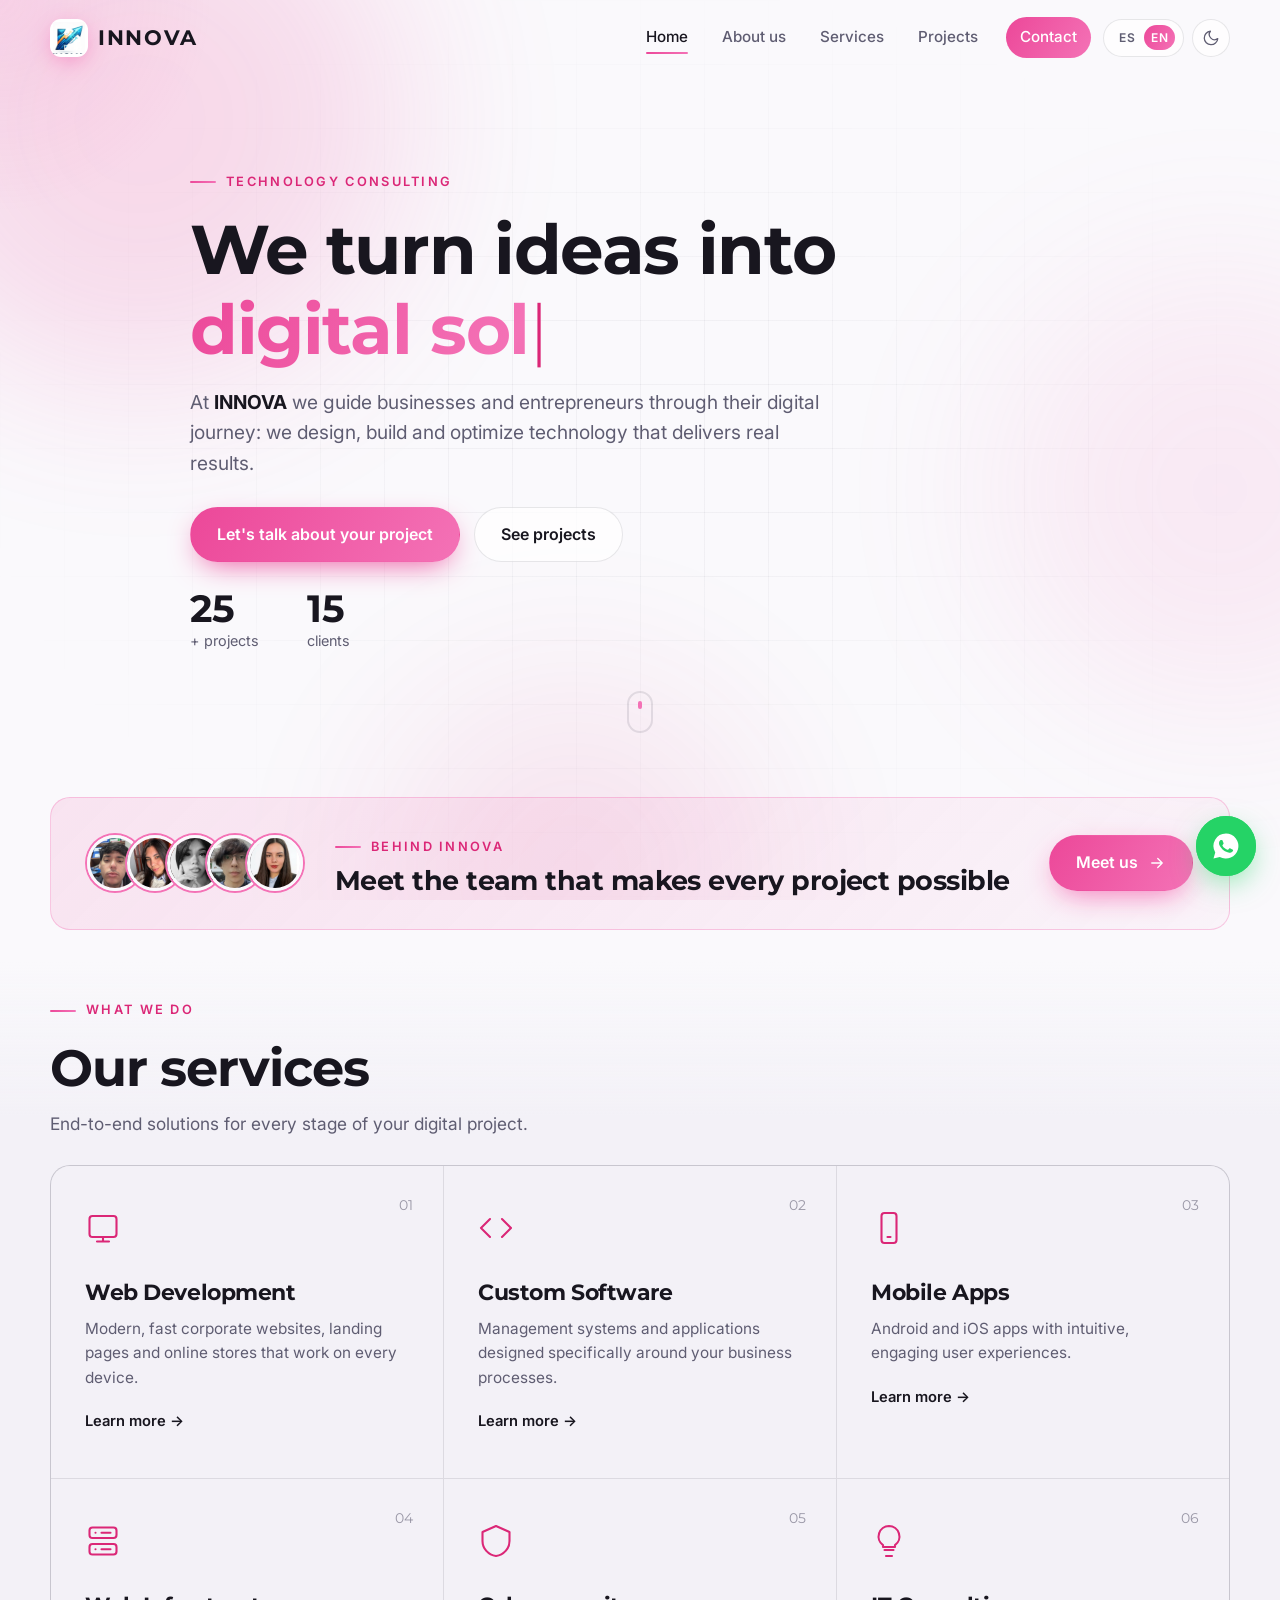
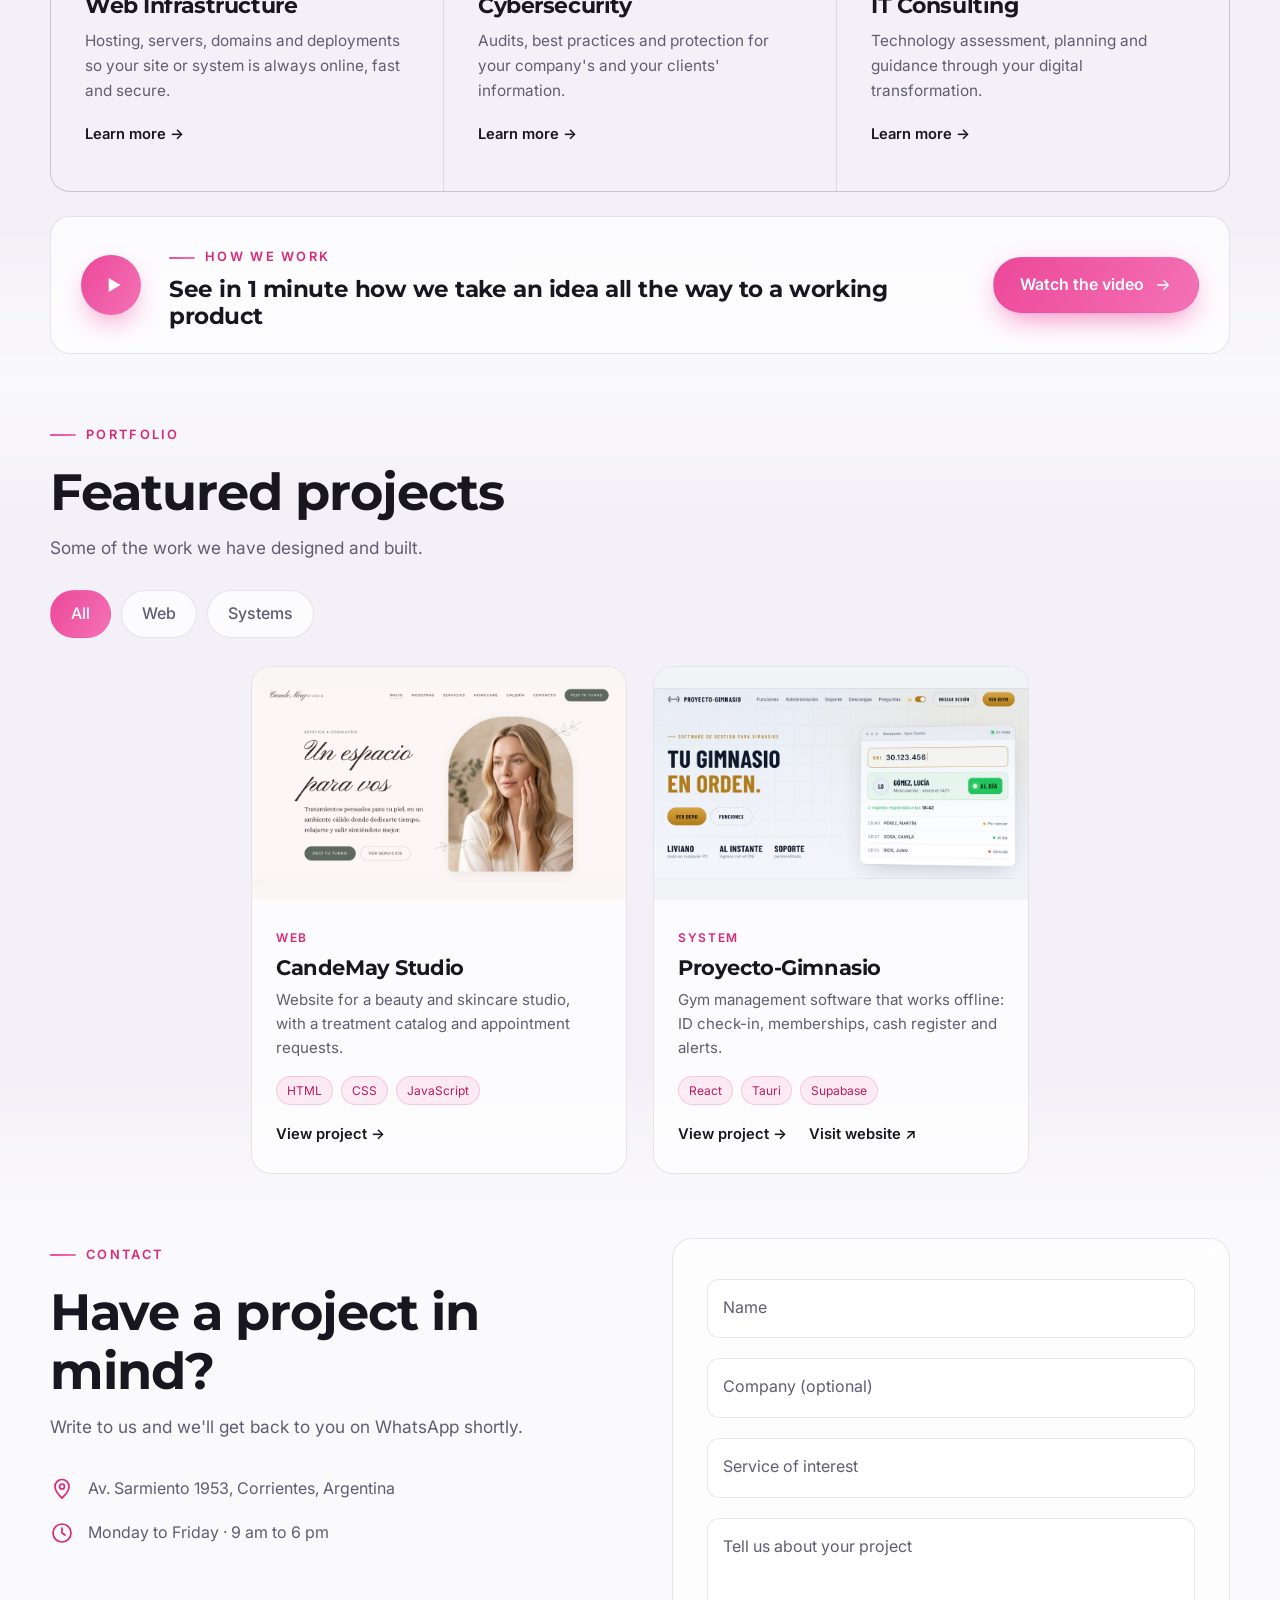
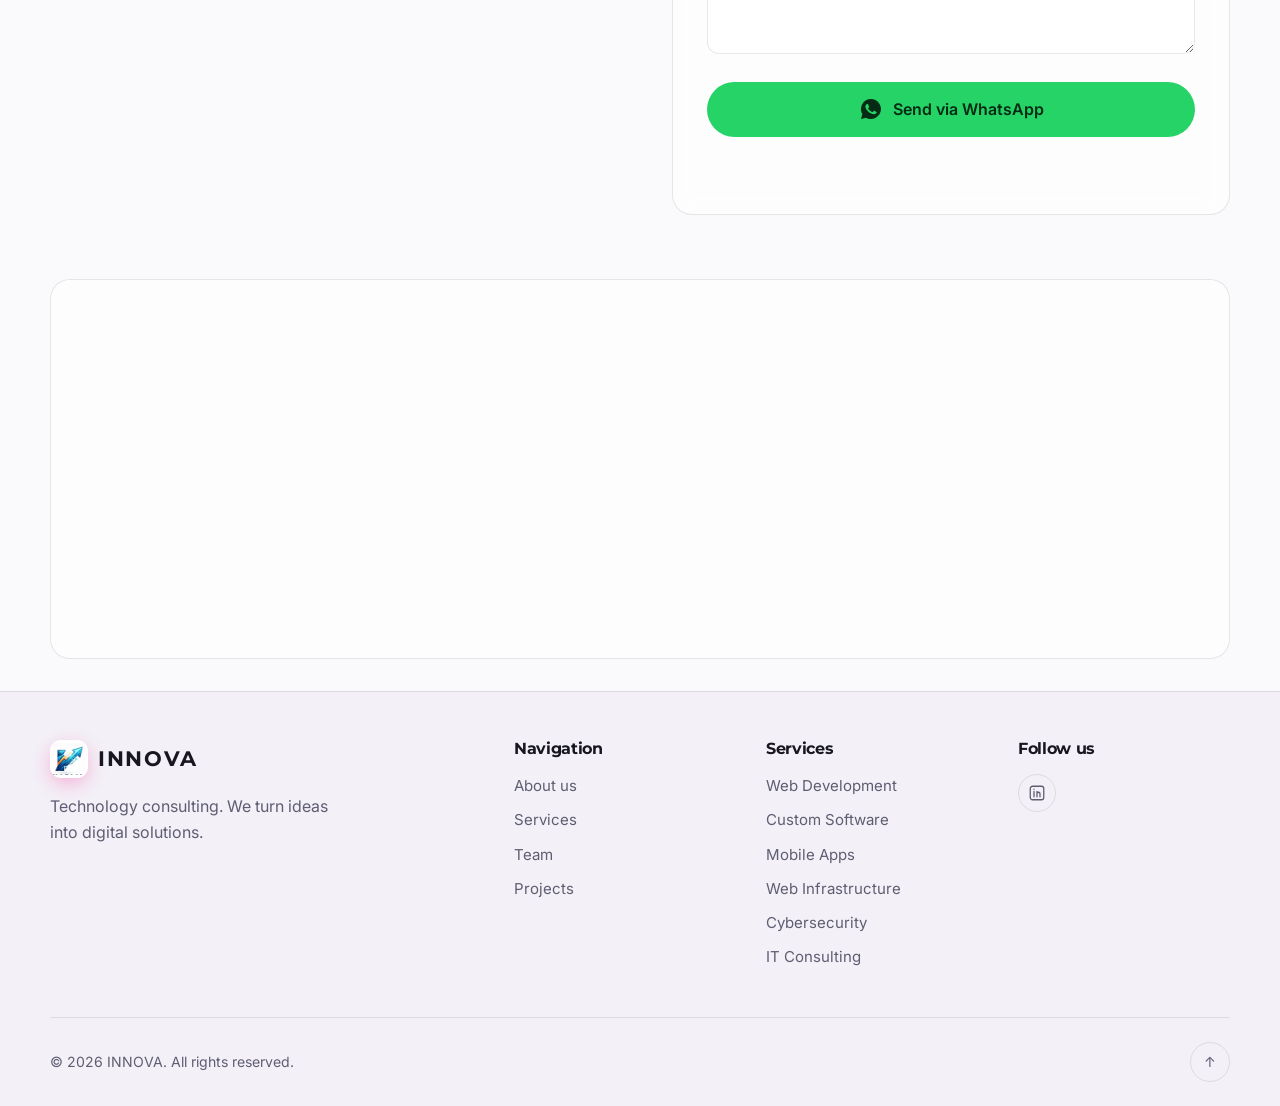
<file: index.html>
<!DOCTYPE html>
<html lang="es">
<head>
  <meta charset="UTF-8" />
  <meta name="viewport" content="width=device-width, initial-scale=1.0" />
  <title>INNOVA | Consultora de Tecnología</title>
  <meta name="description" content="INNOVA es una consultora de tecnología que impulsa a empresas con desarrollo web, software a medida, infraestructura y transformación digital." />
  <link rel="preconnect" href="https://fonts.googleapis.com" />
  <link rel="preconnect" href="https://fonts.gstatic.com" crossorigin />
  <link href="https://fonts.googleapis.com/css2?family=Inter:wght@400;500;600&family=Montserrat:wght@500;600;700;800&display=swap" rel="stylesheet" />
  <link rel="icon" type="image/png" href="img/logo-icono.png" />
  <link rel="stylesheet" href="css/styles.css?v=3" />
  <script src="js/translations.js?v=3"></script>
  <script src="js/preferences.js?v=3"></script>
</head>
<body>
  <!-- Fondo animado -->
  <div class="bg" aria-hidden="true">
    <span class="blob blob--1"></span>
    <span class="blob blob--2"></span>
    <span class="blob blob--3"></span>
    <div class="grid-overlay"></div>
  </div>
  <div class="cursor-glow" aria-hidden="true"></div>
  <div class="progress" aria-hidden="true"></div>

  <!-- ===================== NAVEGACIÓN ===================== -->
  <header class="nav" id="nav">
    <div class="container nav__inner">
      <a href="#inicio" class="logo">
        <span class="logo__mark"><img src="img/logo-icono.png" alt="" /></span>
        <span class="logo__text">INNOVA</span>
      </a>
      <nav class="nav__menu" id="menu" aria-label="Principal">
        <a href="#inicio" class="nav__link active">Inicio</a>
        <a href="nosotros.html" class="nav__link">Nosotros</a>
        <a href="servicios.html" class="nav__link">Servicios</a>
        <a href="proyectos.html" class="nav__link">Proyectos</a>
        <a href="contacto.html" class="nav__link nav__link--cta">Contacto</a>
      </nav>
      <div class="nav__prefs">
        <button type="button" class="pref-btn pref-btn--lang" id="langToggle">
          <span>ES</span><span>EN</span>
        </button>
        <button type="button" class="pref-btn" id="themeToggle">
          <svg class="icon-sun" viewBox="0 0 24 24"><circle cx="12" cy="12" r="4"/><path d="M12 2v2M12 20v2M4.9 4.9l1.4 1.4M17.7 17.7l1.4 1.4M2 12h2M20 12h2M4.9 19.1l1.4-1.4M17.7 6.3l1.4-1.4"/></svg>
          <svg class="icon-moon" viewBox="0 0 24 24"><path d="M21 12.8A9 9 0 1 1 11.2 3a7 7 0 0 0 9.8 9.8z"/></svg>
        </button>
      </div>
      <button class="nav__toggle" id="navToggle" aria-label="Abrir menú" aria-expanded="false" aria-controls="menu">
        <span></span><span></span><span></span>
      </button>
    </div>
  </header>

  <main>
    <!-- ===================== HERO ===================== -->
    <section class="hero" id="inicio">
      <div class="container hero__inner">
        <p class="eyebrow reveal">Consultora de tecnología</p>
        <h1 class="hero__title reveal">
          Transformamos ideas en<br />
          <span class="gradient-text typed" id="typed">soluciones digitales</span><span class="caret">|</span>
        </h1>
        <p class="hero__lead reveal">
          En <strong>INNOVA</strong> acompañamos a empresas y emprendedores en su camino digital:
          diseñamos, desarrollamos y optimizamos tecnología que genera resultados reales.
        </p>
        <div class="hero__actions reveal">
          <a href="#contacto" class="btn btn--primary magnetic">Hablemos de tu proyecto</a>
          <a href="#proyectos" class="btn btn--ghost magnetic">Ver proyectos</a>
        </div>
        <ul class="stats reveal">
          <li><strong class="counter" data-target="25">0</strong><span>+ proyectos</span></li>
          <li><strong class="counter" data-target="15">0</strong><span>clientes</span></li>
        </ul>
      </div>
      <a href="#servicios" class="scroll-hint" aria-label="Bajar"><span></span></a>
    </section>

    <!-- ===================== ACCESO A NOSOTROS ===================== -->
    <section class="section" id="equipo-teaser">
      <div class="container">
        <a href="nosotros.html" class="team-teaser reveal">
          <div class="team-teaser__avatars" aria-hidden="true">
            <img src="img/equipo/gaston-storti.jpg" alt="" />
            <img src="img/equipo/agostina-perez.jpg" alt="" />
            <img src="img/equipo/sasha-roa.jpg" alt="" />
            <img src="img/equipo/santiago-lafuente.jpg" alt="" />
            <img src="img/equipo/candela-may.jpg" alt="" />
          </div>
          <div class="team-teaser__text">
            <p class="eyebrow">Detrás de INNOVA</p>
            <h2>Conocé al equipo que hace posible cada proyecto</h2>
          </div>
          <span class="btn btn--team">
            Conocenos
            <svg viewBox="0 0 24 24"><path d="M5 12h14M13 6l6 6-6 6"/></svg>
          </span>
        </a>
      </div>
    </section>

    <!-- ===================== SERVICIOS ===================== -->
    <section class="section section--alt" id="servicios">
      <div class="container">
        <div class="section__head reveal">
          <p class="eyebrow">Qué hacemos</p>
          <h2 class="section__title">Nuestros servicios</h2>
          <p class="section__lead">Soluciones integrales para cada etapa de tu proyecto digital.</p>
        </div>

        <div class="services">
          <a class="service reveal" href="servicios/desarrollo-web.html">
            <span class="service__num">01</span>
            <div class="service__icon"><svg viewBox="0 0 24 24"><rect x="3" y="4" width="18" height="14" rx="2"/><path d="M8 21h8M12 18v3"/></svg></div>
            <h3>Desarrollo Web</h3>
            <p>Sitios institucionales, landing pages y tiendas online modernas, rápidas y adaptadas a todos los dispositivos.</p>
            <span class="service__more">Ver más →</span>
          </a>
          <a class="service reveal" href="servicios/software-a-medida.html">
            <span class="service__num">02</span>
            <div class="service__icon"><svg viewBox="0 0 24 24"><path d="m8 6-6 6 6 6M16 6l6 6-6 6"/></svg></div>
            <h3>Software a Medida</h3>
            <p>Sistemas de gestión y aplicaciones diseñadas específicamente para los procesos de tu negocio.</p>
            <span class="service__more">Ver más →</span>
          </a>
          <a class="service reveal" href="servicios/apps-moviles.html">
            <span class="service__num">03</span>
            <div class="service__icon"><svg viewBox="0 0 24 24"><rect x="7" y="2" width="10" height="20" rx="2"/><path d="M11 18h2"/></svg></div>
            <h3>Apps Móviles</h3>
            <p>Aplicaciones para Android e iOS con experiencias de usuario intuitivas y atractivas.</p>
            <span class="service__more">Ver más →</span>
          </a>
          <a class="service reveal" href="servicios/infraestructura-web.html">
            <span class="service__num">04</span>
            <div class="service__icon"><svg viewBox="0 0 24 24"><rect x="3" y="3" width="18" height="7" rx="2"/><rect x="3" y="14" width="18" height="7" rx="2"/><path d="M7 6.5h.01M7 17.5h.01M11 6.5h6M11 17.5h6"/></svg></div>
            <h3>Infraestructura Web</h3>
            <p>Hosting, servidores, dominios y despliegues para que tu sitio o sistema esté siempre en línea, rápido y seguro.</p>
            <span class="service__more">Ver más →</span>
          </a>
          <a class="service reveal" href="servicios/ciberseguridad.html">
            <span class="service__num">05</span>
            <div class="service__icon"><svg viewBox="0 0 24 24"><path d="M12 2 3 6v6c0 5 3.8 9.3 9 10 5.2-.7 9-5 9-10V6l-9-4z"/></svg></div>
            <h3>Ciberseguridad</h3>
            <p>Auditorías, buenas prácticas y protección de la información de tu empresa y tus clientes.</p>
            <span class="service__more">Ver más →</span>
          </a>
          <a class="service reveal" href="servicios/consultoria-it.html">
            <span class="service__num">06</span>
            <div class="service__icon"><svg viewBox="0 0 24 24"><path d="M9 18h6M10 22h4M12 2a7 7 0 0 0-4 12.7V16h8v-1.3A7 7 0 0 0 12 2z"/></svg></div>
            <h3>Consultoría IT</h3>
            <p>Diagnóstico tecnológico, planificación y acompañamiento en la transformación digital.</p>
            <span class="service__more">Ver más →</span>
          </a>
        </div>

        <!-- Acceso directo al video de la metodología (está en servicios.html) -->
        <a href="servicios.html#metodologia" class="video-teaser reveal">
          <span class="video-teaser__play" aria-hidden="true">
            <svg viewBox="0 0 24 24"><path d="M8 5.5v13l11-6.5-11-6.5z" fill="currentColor" stroke="none"/></svg>
          </span>
          <span class="video-teaser__text">
            <span class="eyebrow">Cómo trabajamos</span>
            <h3>Mirá en 1 minuto cómo llevamos una idea hasta el producto funcionando</h3>
          </span>
          <span class="btn btn--team">
            Ver el video
            <svg viewBox="0 0 24 24"><path d="M5 12h14M13 6l6 6-6 6"/></svg>
          </span>
        </a>
      </div>
    </section>

    <!-- ===================== PROYECTOS / PORTAFOLIO ===================== -->
    <!-- Para sumar un proyecto: copiar un <article class="project">, poner su captura en
         img/proyectos/ y crear su página en proyectos/. -->
    <section class="section section--alt" id="proyectos">
      <div class="container">
        <div class="section__head reveal">
          <p class="eyebrow">Portafolio</p>
          <h2 class="section__title">Proyectos realizados</h2>
          <p class="section__lead">Algunos de los trabajos que diseñamos y maquetamos.</p>
        </div>

        <div class="filters reveal" role="tablist">
          <button class="filter active" data-filter="all">Todos</button>
          <button class="filter" data-filter="web">Web</button>
          <button class="filter" data-filter="sistema">Sistemas</button>
        </div>

        <div class="projects">
          <article class="project reveal" data-category="web">
            <div class="project__media project__media--shot">
              <img src="img/proyectos/candemay-studio-card.jpg" alt="Página de inicio del sitio de CandeMay Studio" loading="lazy" />
            </div>
            <div class="project__body">
              <span class="project__cat">Web</span>
              <h3>CandeMay Studio</h3>
              <p>Sitio web para un estudio de estética y cosmiatría, con catálogo de tratamientos y pedido de turnos.</p>
              <ul class="tags tags--sm"><li>HTML</li><li>CSS</li><li>JavaScript</li></ul>
              <a href="proyectos/candemay-studio.html" class="project__link">Ver proyecto →</a>
            </div>
          </article>

          <article class="project reveal" data-category="sistema">
            <div class="project__media project__media--shot" style="--shot-bg:#f1f3f7">
              <img src="img/proyectos/proyecto-gimnasio-card.jpg" alt="Página de inicio del sitio de Proyecto-Gimnasio" loading="lazy" />
            </div>
            <div class="project__body">
              <span class="project__cat">Sistema</span>
              <h3>Proyecto-Gimnasio</h3>
              <p>Software de gestión para gimnasios que funciona sin internet: ingreso con el DNI, cuotas, caja y avisos.</p>
              <ul class="tags tags--sm"><li>React</li><li>Tauri</li><li>Supabase</li></ul>
              <div class="project__links">
                <a href="proyectos/proyecto-gimnasio.html" class="project__link">Ver proyecto →</a>
                <a href="https://proyectogimnasio.com.ar" class="project__link" target="_blank" rel="noopener">Visitar sitio ↗</a>
              </div>
            </div>
          </article>
        </div>
      </div>
    </section>

    <!-- ===================== CONTACTO ===================== -->
    <section class="section" id="contacto">
      <div class="container contact">
        <div class="contact__info reveal">
          <p class="eyebrow">Contacto</p>
          <h2 class="section__title">¿Tenés un proyecto en mente?</h2>
          <p class="section__lead">Escribinos y te respondemos por WhatsApp a la brevedad.</p>
          <ul class="contact__list">
            <li>
              <svg viewBox="0 0 24 24"><path d="M12 21s-7-6.2-7-11.5a7 7 0 0 1 14 0C19 14.8 12 21 12 21z"/><circle cx="12" cy="9.5" r="2.5"/></svg>
              <a href="https://www.google.com/maps/search/?api=1&amp;query=Av.+Sarmiento+1953,+W3400+Corrientes,+Argentina" target="_blank" rel="noopener">Av. Sarmiento 1953, Corrientes, Argentina</a>
            </li>
            <li>
              <svg viewBox="0 0 24 24"><circle cx="12" cy="12" r="9"/><path d="M12 7v5l3 2"/></svg>
              <span>Lunes a viernes · 9 a 18 h</span>
            </li>
          </ul>
        </div>

        <form class="form reveal" id="contactForm" novalidate>
          <div class="field">
            <input type="text" id="nombre" name="nombre" placeholder=" " required />
            <label for="nombre">Nombre</label>
          </div>
          <div class="field">
            <input type="text" id="empresa" name="empresa" placeholder=" " />
            <label for="empresa">Empresa (opcional)</label>
          </div>
          <div class="field">
            <select id="servicio" name="servicio" required>
              <option value="" disabled selected hidden></option>
              <option>Desarrollo Web</option>
              <option>Software a Medida</option>
              <option>Apps Móviles</option>
              <option>Infraestructura Web</option>
              <option>Ciberseguridad</option>
              <option>Consultoría IT</option>
            </select>
            <label for="servicio">Servicio de interés</label>
          </div>
          <div class="field">
            <textarea id="mensaje" name="mensaje" rows="4" placeholder=" " required></textarea>
            <label for="mensaje">Contanos sobre tu proyecto</label>
          </div>
          <button type="submit" class="btn btn--whatsapp btn--block">
            <svg viewBox="0 0 24 24"><path d="M12 2a10 10 0 0 0-8.6 15.1L2 22l5-1.3A10 10 0 1 0 12 2zm5.3 14.1c-.2.6-1.3 1.2-1.8 1.2-.5.1-1 .2-3.3-.7-2.8-1.1-4.5-3.9-4.7-4.1-.1-.2-1.1-1.5-1.1-2.8s.7-2 1-2.3c.2-.3.5-.3.7-.3h.5c.2 0 .4 0 .6.5l.8 2c.1.2.1.3 0 .5l-.4.6-.3.4c-.1.1-.3.3-.1.6.2.3.7 1.2 1.6 1.9 1.1 1 2 1.3 2.3 1.4.3.1.4.1.6-.1l.9-1c.2-.3.4-.2.6-.1l1.9.9c.3.1.5.2.5.3.1.2.1.6-.1 1.1z"/></svg>
            Enviar por WhatsApp
          </button>
          <p class="form__note" id="formNote" role="status"></p>
        </form>

        <div class="contact__map reveal">
          <iframe src="https://www.google.com/maps?q=-27.4818156,-58.8302225&amp;z=16&amp;hl=es&amp;output=embed" title="Ubicación de INNOVA: Av. Sarmiento 1953, Corrientes" loading="lazy" referrerpolicy="no-referrer-when-downgrade" allowfullscreen></iframe>
        </div>
      </div>
    </section>
  </main>

  <!-- ===================== FOOTER ===================== -->
  <footer class="footer">
    <div class="container footer__grid">
      <div>
        <a href="#inicio" class="logo"><span class="logo__mark"><img src="img/logo-icono.png" alt="" /></span><span class="logo__text">INNOVA</span></a>
        <p class="footer__text">Consultora de tecnología. Transformamos ideas en soluciones digitales.</p>
      </div>
      <div>
        <h4>Navegación</h4>
        <ul>
          <li><a href="nosotros.html">Nosotros</a></li>
          <li><a href="servicios.html">Servicios</a></li>
          <li><a href="nosotros.html#equipo">Equipo</a></li>
          <li><a href="proyectos.html">Proyectos</a></li>
        </ul>
      </div>
      <div>
        <h4>Servicios</h4>
        <ul>
          <li><a href="servicios/desarrollo-web.html">Desarrollo Web</a></li>
          <li><a href="servicios/software-a-medida.html">Software a Medida</a></li>
          <li><a href="servicios/apps-moviles.html">Apps Móviles</a></li>
          <li><a href="servicios/infraestructura-web.html">Infraestructura Web</a></li>
          <li><a href="servicios/ciberseguridad.html">Ciberseguridad</a></li>
          <li><a href="servicios/consultoria-it.html">Consultoría IT</a></li>
        </ul>
      </div>
      <div>
        <h4>Seguinos</h4>
        <div class="footer__social">
          <a href="https://www.linkedin.com/in/innova-consultora-tecnol%C3%B3gica-b8ab79437/" target="_blank" rel="noopener" aria-label="LinkedIn de INNOVA"><svg viewBox="0 0 24 24"><rect x="3" y="3" width="18" height="18" rx="3"/><path d="M8 10v7M8 7v.01M12 17v-4a2 2 0 0 1 4 0v4M12 10v7"/></svg></a>
        </div>
      </div>
    </div>
    <div class="container footer__bottom">
      <p>© <span id="year"></span> INNOVA. Todos los derechos reservados.</p>
      <a href="#inicio" class="to-top" aria-label="Volver arriba">↑</a>
    </div>
  </footer>

  <!-- Botón flotante de WhatsApp -->
  <a class="wa-float" id="waFloat" href="#" target="_blank" rel="noopener" aria-label="Escribinos por WhatsApp">
    <svg viewBox="0 0 24 24"><path d="M12 2a10 10 0 0 0-8.6 15.1L2 22l5-1.3A10 10 0 1 0 12 2zm5.3 14.1c-.2.6-1.3 1.2-1.8 1.2-.5.1-1 .2-3.3-.7-2.8-1.1-4.5-3.9-4.7-4.1-.1-.2-1.1-1.5-1.1-2.8s.7-2 1-2.3c.2-.3.5-.3.7-.3h.5c.2 0 .4 0 .6.5l.8 2c.1.2.1.3 0 .5l-.4.6-.3.4c-.1.1-.3.3-.1.6.2.3.7 1.2 1.6 1.9 1.1 1 2 1.3 2.3 1.4.3.1.4.1.6-.1l.9-1c.2-.3.4-.2.6-.1l1.9.9c.3.1.5.2.5.3.1.2.1.6-.1 1.1z"/></svg>
  </a>

  <script src="js/main.js?v=3"></script>
</body>
</html>
</file>
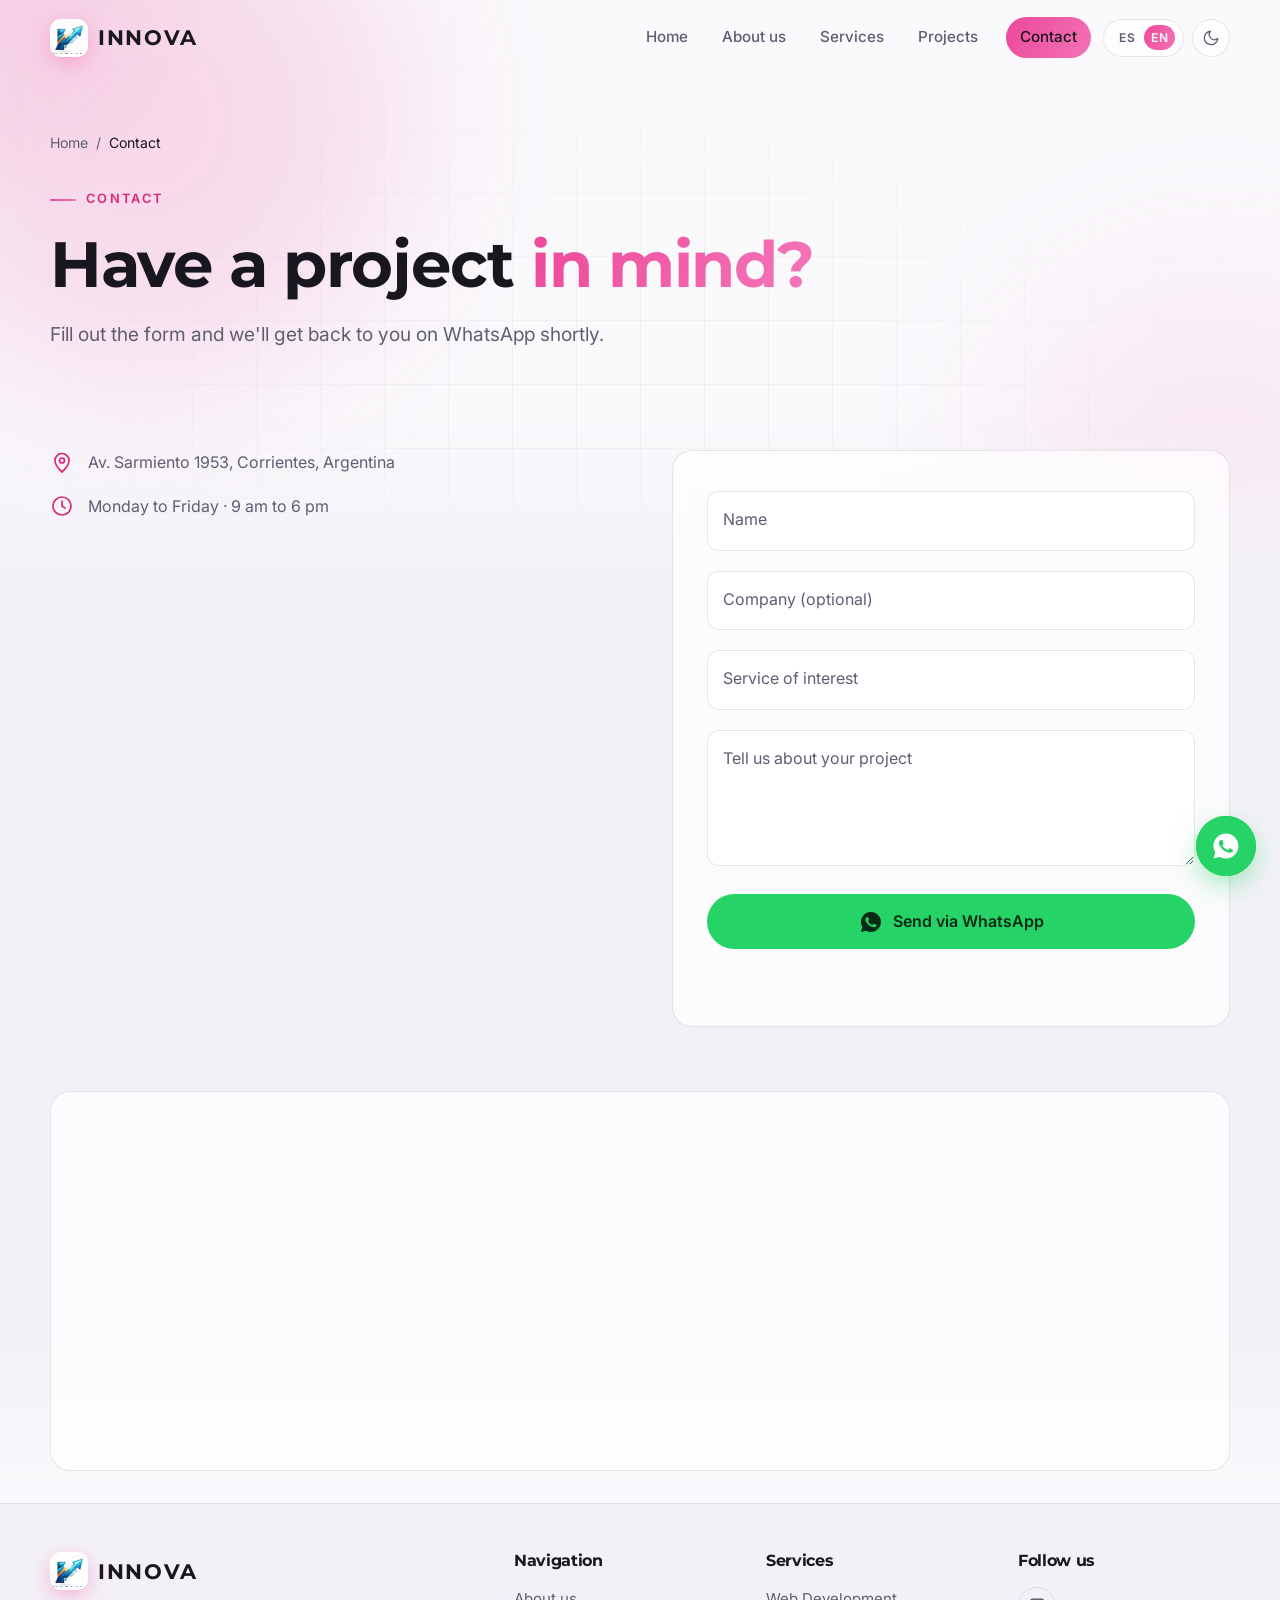
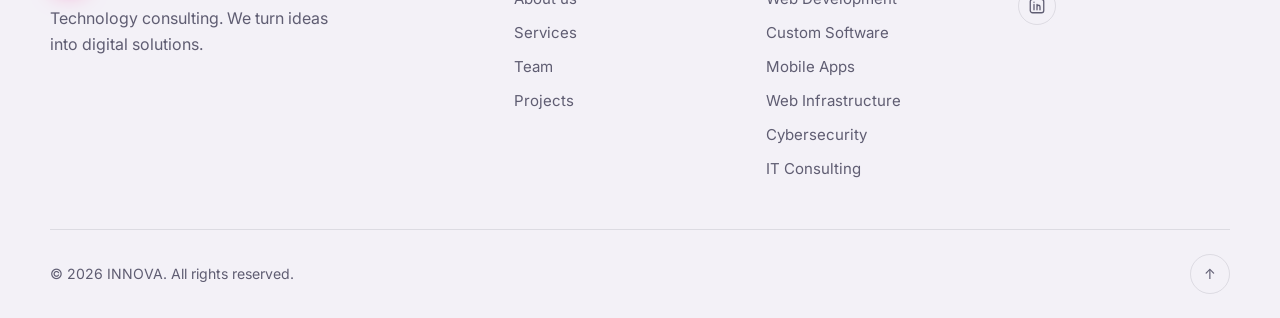
<file: contacto.html>
<!DOCTYPE html>
<html lang="es">
<head>
  <meta charset="UTF-8" />
  <meta name="viewport" content="width=device-width, initial-scale=1.0" />
  <title>Contacto | INNOVA</title>
  <meta name="description" content="Contactá a INNOVA: escribinos por WhatsApp o visitanos en Av. Sarmiento 1953, Corrientes." />
  <link rel="preconnect" href="https://fonts.googleapis.com" />
  <link rel="preconnect" href="https://fonts.gstatic.com" crossorigin />
  <link href="https://fonts.googleapis.com/css2?family=Inter:wght@400;500;600&family=Montserrat:wght@500;600;700;800&display=swap" rel="stylesheet" />
  <link rel="icon" type="image/png" href="img/logo-icono.png" />
  <link rel="stylesheet" href="css/styles.css?v=3" />
  <script src="js/translations.js?v=3"></script>
  <script src="js/preferences.js?v=3"></script>
</head>
<body>
  <!-- Fondo animado -->
  <div class="bg" aria-hidden="true">
    <span class="blob blob--1"></span>
    <span class="blob blob--2"></span>
    <span class="blob blob--3"></span>
    <div class="grid-overlay"></div>
  </div>
  <div class="cursor-glow" aria-hidden="true"></div>
  <div class="progress" aria-hidden="true"></div>

  <!-- ===================== NAVEGACIÓN ===================== -->
  <header class="nav" id="nav">
    <div class="container nav__inner">
      <a href="index.html#inicio" class="logo">
        <span class="logo__mark"><img src="img/logo-icono.png" alt="" /></span>
        <span class="logo__text">INNOVA</span>
      </a>
      <nav class="nav__menu" id="menu" aria-label="Principal">
        <a href="index.html#inicio" class="nav__link">Inicio</a>
        <a href="nosotros.html" class="nav__link">Nosotros</a>
        <a href="servicios.html" class="nav__link">Servicios</a>
        <a href="proyectos.html" class="nav__link">Proyectos</a>
        <a href="contacto.html" class="nav__link nav__link--cta active">Contacto</a>
      </nav>
      <div class="nav__prefs">
        <button type="button" class="pref-btn pref-btn--lang" id="langToggle">
          <span>ES</span><span>EN</span>
        </button>
        <button type="button" class="pref-btn" id="themeToggle">
          <svg class="icon-sun" viewBox="0 0 24 24"><circle cx="12" cy="12" r="4"/><path d="M12 2v2M12 20v2M4.9 4.9l1.4 1.4M17.7 17.7l1.4 1.4M2 12h2M20 12h2M4.9 19.1l1.4-1.4M17.7 6.3l1.4-1.4"/></svg>
          <svg class="icon-moon" viewBox="0 0 24 24"><path d="M21 12.8A9 9 0 1 1 11.2 3a7 7 0 0 0 9.8 9.8z"/></svg>
        </button>
      </div>
      <button class="nav__toggle" id="navToggle" aria-label="Abrir menú" aria-expanded="false" aria-controls="menu">
        <span></span><span></span><span></span>
      </button>
    </div>
  </header>

  <main>
    <!-- ===================== ENCABEZADO ===================== -->
    <section class="page-hero">
      <div class="container">
        <nav class="breadcrumb reveal" aria-label="Ruta">
          <a href="index.html">Inicio</a><span>/</span>
          <span aria-current="page">Contacto</span>
        </nav>
        <p class="eyebrow reveal">Contacto</p>
        <h1 class="page-hero__title reveal">¿Tenés un proyecto <span class="gradient-text">en mente?</span></h1>
        <p class="hero__lead reveal">Completá el formulario y te respondemos por WhatsApp a la brevedad.</p>
      </div>
    </section>

    <!-- ===================== CONTACTO ===================== -->
    <section class="section section--alt">
      <div class="container contact">
        <div class="contact__info reveal">
          <ul class="contact__list">
            <li>
              <svg viewBox="0 0 24 24"><path d="M12 21s-7-6.2-7-11.5a7 7 0 0 1 14 0C19 14.8 12 21 12 21z"/><circle cx="12" cy="9.5" r="2.5"/></svg>
              <a href="https://www.google.com/maps/search/?api=1&amp;query=Av.+Sarmiento+1953,+W3400+Corrientes,+Argentina" target="_blank" rel="noopener">Av. Sarmiento 1953, Corrientes, Argentina</a>
            </li>
            <li>
              <svg viewBox="0 0 24 24"><circle cx="12" cy="12" r="9"/><path d="M12 7v5l3 2"/></svg>
              <span>Lunes a viernes · 9 a 18 h</span>
            </li>
          </ul>
        </div>

        <form class="form reveal" id="contactForm" novalidate>
          <div class="field">
            <input type="text" id="nombre" name="nombre" placeholder=" " required />
            <label for="nombre">Nombre</label>
          </div>
          <div class="field">
            <input type="text" id="empresa" name="empresa" placeholder=" " />
            <label for="empresa">Empresa (opcional)</label>
          </div>
          <div class="field">
            <select id="servicio" name="servicio" required>
              <option value="" disabled selected hidden></option>
              <option>Desarrollo Web</option>
              <option>Software a Medida</option>
              <option>Apps Móviles</option>
              <option>Infraestructura Web</option>
              <option>Ciberseguridad</option>
              <option>Consultoría IT</option>
            </select>
            <label for="servicio">Servicio de interés</label>
          </div>
          <div class="field">
            <textarea id="mensaje" name="mensaje" rows="4" placeholder=" " required></textarea>
            <label for="mensaje">Contanos sobre tu proyecto</label>
          </div>
          <button type="submit" class="btn btn--whatsapp btn--block">
            <svg viewBox="0 0 24 24"><path d="M12 2a10 10 0 0 0-8.6 15.1L2 22l5-1.3A10 10 0 1 0 12 2zm5.3 14.1c-.2.6-1.3 1.2-1.8 1.2-.5.1-1 .2-3.3-.7-2.8-1.1-4.5-3.9-4.7-4.1-.1-.2-1.1-1.5-1.1-2.8s.7-2 1-2.3c.2-.3.5-.3.7-.3h.5c.2 0 .4 0 .6.5l.8 2c.1.2.1.3 0 .5l-.4.6-.3.4c-.1.1-.3.3-.1.6.2.3.7 1.2 1.6 1.9 1.1 1 2 1.3 2.3 1.4.3.1.4.1.6-.1l.9-1c.2-.3.4-.2.6-.1l1.9.9c.3.1.5.2.5.3.1.2.1.6-.1 1.1z"/></svg>
            Enviar por WhatsApp
          </button>
          <p class="form__note" id="formNote" role="status"></p>
        </form>

        <div class="contact__map reveal">
          <iframe src="https://www.google.com/maps?q=-27.4818156,-58.8302225&amp;z=16&amp;hl=es&amp;output=embed" title="Ubicación de INNOVA: Av. Sarmiento 1953, Corrientes" loading="lazy" referrerpolicy="no-referrer-when-downgrade" allowfullscreen></iframe>
        </div>
      </div>
    </section>
  </main>

  <!-- ===================== FOOTER ===================== -->
  <footer class="footer">
    <div class="container footer__grid">
      <div>
        <a href="index.html#inicio" class="logo"><span class="logo__mark"><img src="img/logo-icono.png" alt="" /></span><span class="logo__text">INNOVA</span></a>
        <p class="footer__text">Consultora de tecnología. Transformamos ideas en soluciones digitales.</p>
      </div>
      <div>
        <h4>Navegación</h4>
        <ul>
          <li><a href="nosotros.html">Nosotros</a></li>
          <li><a href="servicios.html">Servicios</a></li>
          <li><a href="nosotros.html#equipo">Equipo</a></li>
          <li><a href="proyectos.html">Proyectos</a></li>
        </ul>
      </div>
      <div>
        <h4>Servicios</h4>
        <ul>
          <li><a href="servicios/desarrollo-web.html">Desarrollo Web</a></li>
          <li><a href="servicios/software-a-medida.html">Software a Medida</a></li>
          <li><a href="servicios/apps-moviles.html">Apps Móviles</a></li>
          <li><a href="servicios/infraestructura-web.html">Infraestructura Web</a></li>
          <li><a href="servicios/ciberseguridad.html">Ciberseguridad</a></li>
          <li><a href="servicios/consultoria-it.html">Consultoría IT</a></li>
        </ul>
      </div>
      <div>
        <h4>Seguinos</h4>
        <div class="footer__social">
          <a href="https://www.linkedin.com/in/innova-consultora-tecnol%C3%B3gica-b8ab79437/" target="_blank" rel="noopener" aria-label="LinkedIn de INNOVA"><svg viewBox="0 0 24 24"><rect x="3" y="3" width="18" height="18" rx="3"/><path d="M8 10v7M8 7v.01M12 17v-4a2 2 0 0 1 4 0v4M12 10v7"/></svg></a>
        </div>
      </div>
    </div>
    <div class="container footer__bottom">
      <p>© <span id="year"></span> INNOVA. Todos los derechos reservados.</p>
      <a href="#" class="to-top" aria-label="Volver arriba">↑</a>
    </div>
  </footer>

  <!-- Botón flotante de WhatsApp -->
  <a class="wa-float" id="waFloat" href="#" target="_blank" rel="noopener" aria-label="Escribinos por WhatsApp">
    <svg viewBox="0 0 24 24"><path d="M12 2a10 10 0 0 0-8.6 15.1L2 22l5-1.3A10 10 0 1 0 12 2zm5.3 14.1c-.2.6-1.3 1.2-1.8 1.2-.5.1-1 .2-3.3-.7-2.8-1.1-4.5-3.9-4.7-4.1-.1-.2-1.1-1.5-1.1-2.8s.7-2 1-2.3c.2-.3.5-.3.7-.3h.5c.2 0 .4 0 .6.5l.8 2c.1.2.1.3 0 .5l-.4.6-.3.4c-.1.1-.3.3-.1.6.2.3.7 1.2 1.6 1.9 1.1 1 2 1.3 2.3 1.4.3.1.4.1.6-.1l.9-1c.2-.3.4-.2.6-.1l1.9.9c.3.1.5.2.5.3.1.2.1.6-.1 1.1z"/></svg>
  </a>

  <script src="js/main.js?v=3"></script>
</body>
</html>
</file>
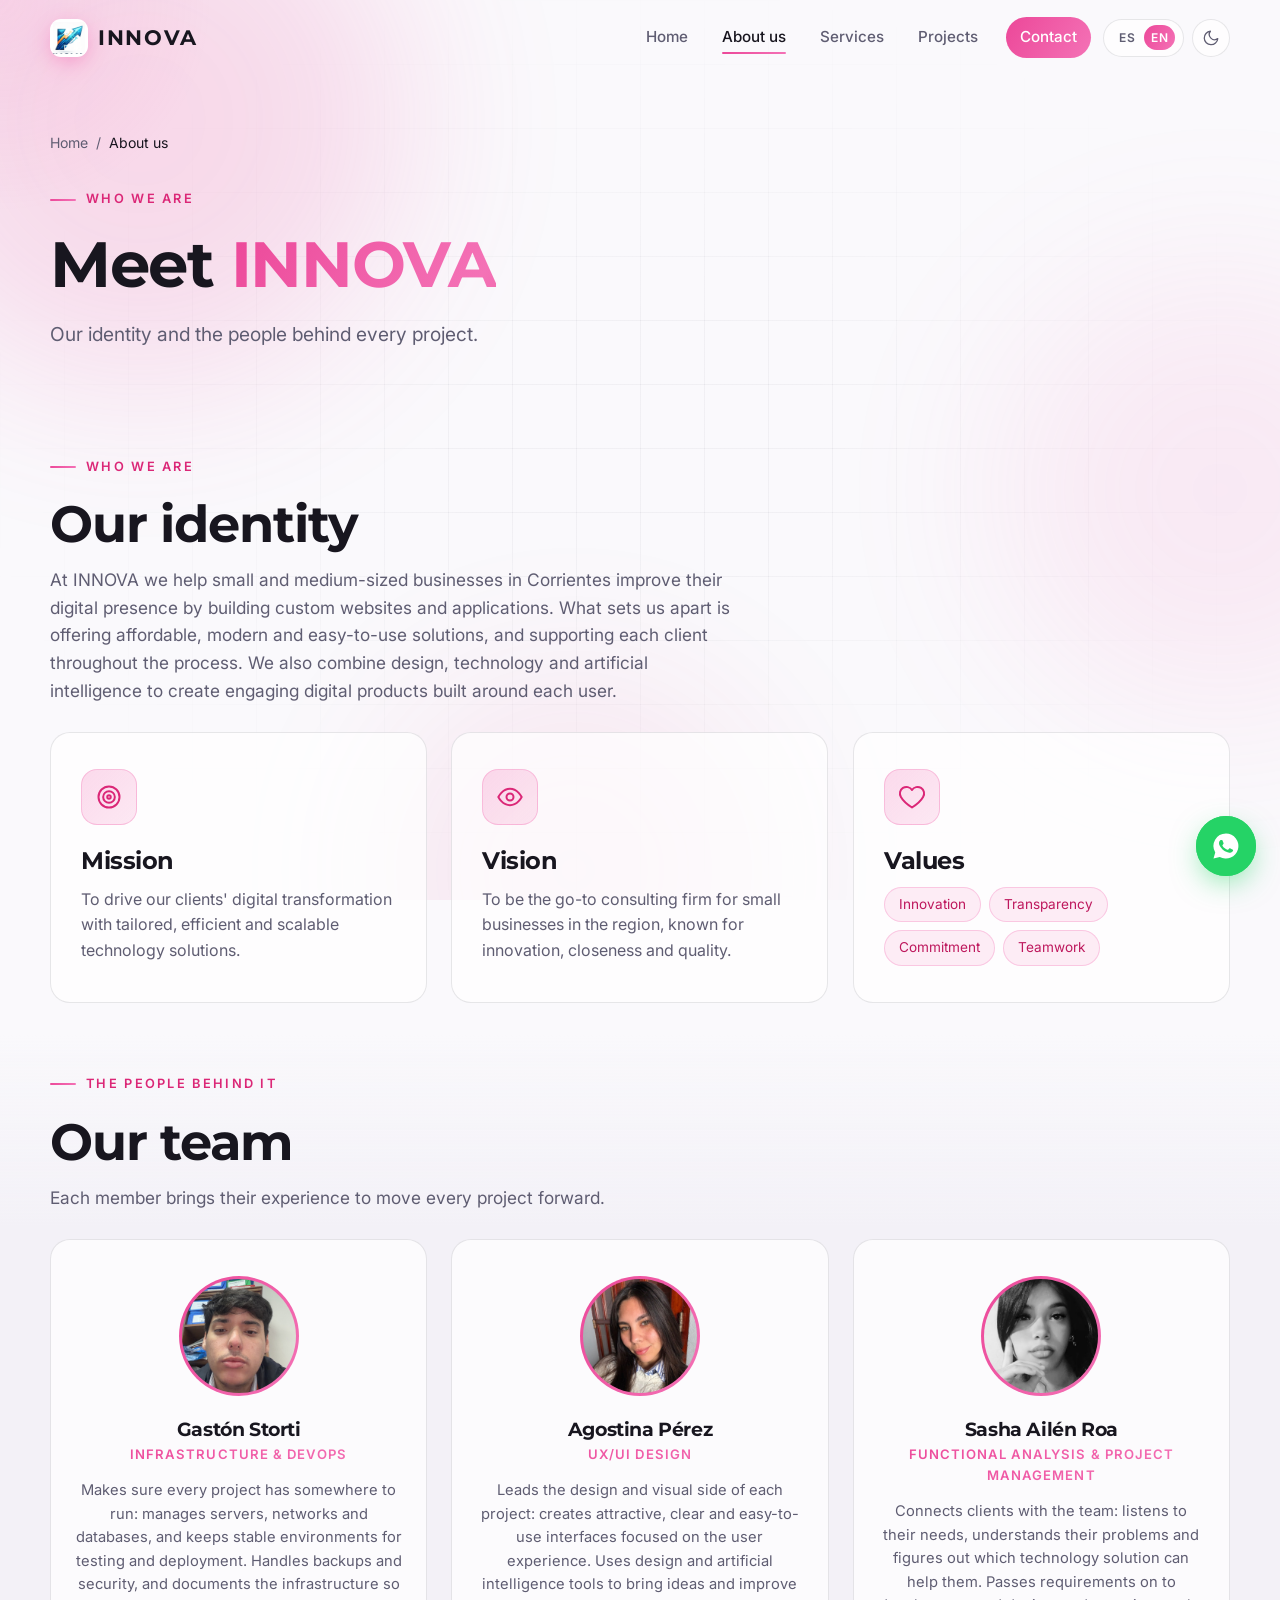
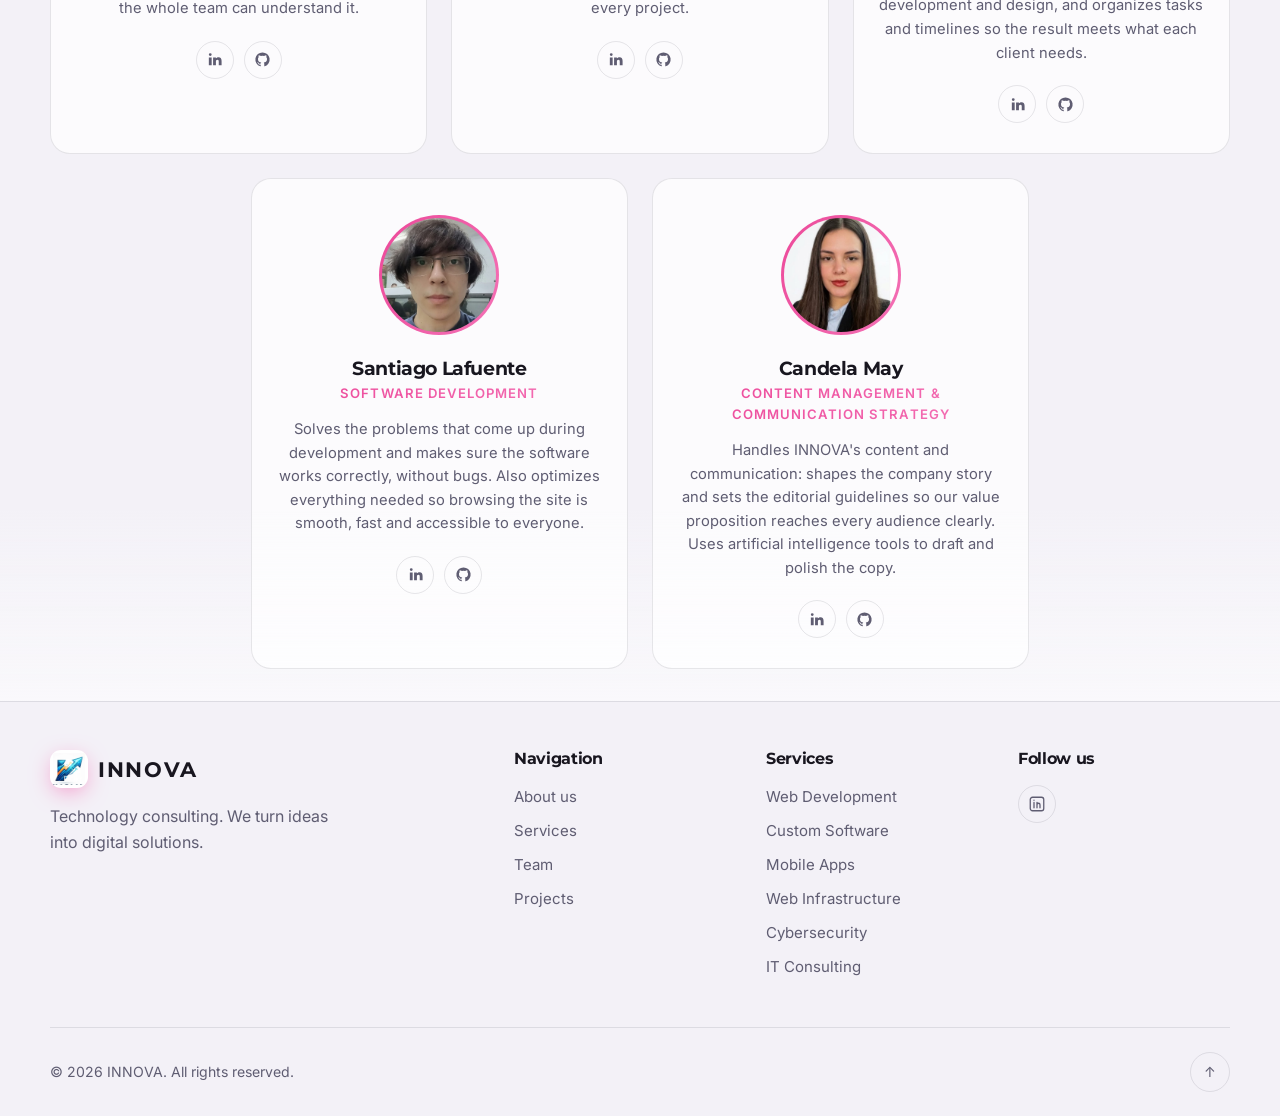
<file: nosotros.html>
<!DOCTYPE html>
<html lang="es">
<head>
  <meta charset="UTF-8" />
  <meta name="viewport" content="width=device-width, initial-scale=1.0" />
  <title>Nosotros | INNOVA</title>
  <meta name="description" content="Conocé a INNOVA: nuestra misión, visión, valores y el equipo que lleva adelante cada proyecto." />
  <link rel="preconnect" href="https://fonts.googleapis.com" />
  <link rel="preconnect" href="https://fonts.gstatic.com" crossorigin />
  <link href="https://fonts.googleapis.com/css2?family=Inter:wght@400;500;600&family=Montserrat:wght@500;600;700;800&display=swap" rel="stylesheet" />
  <link rel="icon" type="image/png" href="img/logo-icono.png" />
  <link rel="stylesheet" href="css/styles.css?v=3" />
  <script src="js/translations.js?v=3"></script>
  <script src="js/preferences.js?v=3"></script>
</head>
<body>
  <!-- Fondo animado -->
  <div class="bg" aria-hidden="true">
    <span class="blob blob--1"></span>
    <span class="blob blob--2"></span>
    <span class="blob blob--3"></span>
    <div class="grid-overlay"></div>
  </div>
  <div class="cursor-glow" aria-hidden="true"></div>
  <div class="progress" aria-hidden="true"></div>

  <!-- ===================== NAVEGACIÓN ===================== -->
  <header class="nav" id="nav">
    <div class="container nav__inner">
      <a href="index.html#inicio" class="logo">
        <span class="logo__mark"><img src="img/logo-icono.png" alt="" /></span>
        <span class="logo__text">INNOVA</span>
      </a>
      <nav class="nav__menu" id="menu" aria-label="Principal">
        <a href="index.html#inicio" class="nav__link">Inicio</a>
        <a href="nosotros.html" class="nav__link active">Nosotros</a>
        <a href="servicios.html" class="nav__link">Servicios</a>
        <a href="proyectos.html" class="nav__link">Proyectos</a>
        <a href="contacto.html" class="nav__link nav__link--cta">Contacto</a>
      </nav>
      <div class="nav__prefs">
        <button type="button" class="pref-btn pref-btn--lang" id="langToggle">
          <span>ES</span><span>EN</span>
        </button>
        <button type="button" class="pref-btn" id="themeToggle">
          <svg class="icon-sun" viewBox="0 0 24 24"><circle cx="12" cy="12" r="4"/><path d="M12 2v2M12 20v2M4.9 4.9l1.4 1.4M17.7 17.7l1.4 1.4M2 12h2M20 12h2M4.9 19.1l1.4-1.4M17.7 6.3l1.4-1.4"/></svg>
          <svg class="icon-moon" viewBox="0 0 24 24"><path d="M21 12.8A9 9 0 1 1 11.2 3a7 7 0 0 0 9.8 9.8z"/></svg>
        </button>
      </div>
      <button class="nav__toggle" id="navToggle" aria-label="Abrir menú" aria-expanded="false" aria-controls="menu">
        <span></span><span></span><span></span>
      </button>
    </div>
  </header>

  <main>
    <!-- ===================== ENCABEZADO ===================== -->
    <section class="page-hero">
      <div class="container">
        <nav class="breadcrumb reveal" aria-label="Ruta">
          <a href="index.html">Inicio</a><span>/</span>
          <span aria-current="page">Nosotros</span>
        </nav>
        <p class="eyebrow reveal">Quiénes somos</p>
        <h1 class="page-hero__title reveal">Conocé a <span class="gradient-text">INNOVA</span></h1>
        <p class="hero__lead reveal">Nuestra identidad y las personas que llevan adelante cada proyecto.</p>
      </div>
    </section>

    <!-- ===================== NOSOTROS / IDENTIDAD ===================== -->
    <section class="section" id="nosotros">
      <div class="container">
        <div class="section__head reveal">
          <p class="eyebrow">Quiénes somos</p>
          <h2 class="section__title">Nuestra identidad</h2>
          <p class="section__lead">
            En INNOVA ayudamos a pequeños y medianos emprendimientos de Corrientes a mejorar su presencia digital mediante el desarrollo de páginas web y aplicaciones personalizadas.
            Nos diferenciamos por ofrecer soluciones accesibles, modernas y fáciles de utilizar, acompañando al cliente durante el proceso.
            Además, combinamos diseño, tecnología e inteligencia artificial para crear productos digitales atractivos, pensados para cada usuario.
          </p>
        </div>

        <div class="identity">
          <article class="card tilt reveal">
            <div class="card__icon">
              <svg viewBox="0 0 24 24"><circle cx="12" cy="12" r="9"/><circle cx="12" cy="12" r="5"/><circle cx="12" cy="12" r="1.5"/></svg>
            </div>
            <h3>Misión</h3>
            <p>Impulsar la transformación digital de nuestros clientes con soluciones tecnológicas a medida, eficientes y escalables.</p>
          </article>
          <article class="card tilt reveal">
            <div class="card__icon">
              <svg viewBox="0 0 24 24"><path d="M2 12s3.5-7 10-7 10 7 10 7-3.5 7-10 7S2 12 2 12z"/><circle cx="12" cy="12" r="3"/></svg>
            </div>
            <h3>Visión</h3>
            <p>Ser la consultora de referencia para pymes de la región, reconocida por su innovación, cercanía y calidad.</p>
          </article>
          <article class="card tilt reveal">
            <div class="card__icon">
              <svg viewBox="0 0 24 24"><path d="M12 21s-7-4.5-9.5-9A5.5 5.5 0 0 1 12 6a5.5 5.5 0 0 1 9.5 6c-2.5 4.5-9.5 9-9.5 9z"/></svg>
            </div>
            <h3>Valores</h3>
            <ul class="tags">
              <li>Innovación</li><li>Transparencia</li><li>Compromiso</li><li>Trabajo en equipo</li>
            </ul>
          </article>
        </div>
      </div>
    </section>

    <!-- ===================== EQUIPO ===================== -->
    <!-- EDITAR: reemplazar nombres, roles, descripciones y links por los datos reales del equipo.
         Para usar foto: reemplazar <span class="member__initials">..</span> por <img src="img/nombre.jpg" alt="Nombre" /> -->
    <section class="section section--alt" id="equipo">
      <div class="container">
        <div class="section__head reveal">
          <p class="eyebrow">Las personas detrás</p>
          <h2 class="section__title">Nuestro equipo</h2>
          <p class="section__lead">Cada integrante aporta su experiencia para llevar adelante cada proyecto.</p>
        </div>

        <div class="team">
          <article class="member reveal">
            <div class="member__avatar"><img src="img/equipo/gaston-storti.jpg" alt="Gastón Storti" /></div>
            <h3 class="member__name">Gastón Storti</h3>
            <p class="member__role">Infraestructura y DevOps</p>
            <p class="member__bio">Se asegura de que cada proyecto tenga dónde correr: administra servidores, redes y bases de datos, y mantiene entornos estables para probar y desplegar. Gestiona los backups y la seguridad, y documenta la infraestructura para que todo el equipo pueda entenderla.</p>
            <div class="member__social">
              <a href="https://www.linkedin.com/in/gaston-storti-8a5a96236/" target="_blank" rel="noopener" aria-label="LinkedIn de Gastón Storti"><svg viewBox="0 0 24 24"><path d="M4 9h4v11H4zM6 3a2 2 0 1 1 0 4 2 2 0 0 1 0-4zM10 9h4v1.6c.6-1 1.9-1.9 3.6-1.9 3.3 0 4.4 2 4.4 5.4V20h-4v-5.2c0-1.4-.3-2.6-1.8-2.6s-2.2 1.1-2.2 2.6V20h-4z"/></svg></a>
              <a href="https://github.com/StortiGaston" target="_blank" rel="noopener" aria-label="GitHub de Gastón Storti"><svg viewBox="0 0 24 24"><path d="M12 2a10 10 0 0 0-3.2 19.5c.5.1.7-.2.7-.5v-1.7c-2.8.6-3.4-1.3-3.4-1.3-.4-1.2-1.1-1.5-1.1-1.5-.9-.6.1-.6.1-.6 1 .1 1.5 1 1.5 1 .9 1.6 2.4 1.1 3 .9.1-.7.4-1.1.6-1.4-2.2-.3-4.6-1.1-4.6-5 0-1.1.4-2 1-2.7-.1-.3-.4-1.3.1-2.7 0 0 .8-.3 2.8 1a9.6 9.6 0 0 1 5 0c1.9-1.3 2.8-1 2.8-1 .5 1.4.2 2.4.1 2.7.6.7 1 1.6 1 2.7 0 3.9-2.4 4.7-4.6 5 .4.3.7.9.7 1.9V21c0 .3.2.6.7.5A10 10 0 0 0 12 2z"/></svg></a>
            </div>
          </article>

          <article class="member reveal">
            <div class="member__avatar"><img src="img/equipo/agostina-perez.jpg" alt="Agostina Pérez" /></div>
            <h3 class="member__name">Agostina Pérez</h3>
            <p class="member__role">Diseño UX/UI</p>
            <p class="member__bio">Se encarga del diseño y la parte visual de los proyectos: crea interfaces atractivas, claras y fáciles de usar, pensadas para la experiencia del usuario. Se apoya en herramientas de diseño e inteligencia artificial para aportar ideas y mejorar cada proyecto.</p>
            <div class="member__social">
              <a href="https://www.linkedin.com/in/agostinasoledadp%C3%A9rez5b73b9392/" target="_blank" rel="noopener" aria-label="LinkedIn de Agostina Pérez"><svg viewBox="0 0 24 24"><path d="M4 9h4v11H4zM6 3a2 2 0 1 1 0 4 2 2 0 0 1 0-4zM10 9h4v1.6c.6-1 1.9-1.9 3.6-1.9 3.3 0 4.4 2 4.4 5.4V20h-4v-5.2c0-1.4-.3-2.6-1.8-2.6s-2.2 1.1-2.2 2.6V20h-4z"/></svg></a>
              <a href="https://github.com/PerezAgostina" target="_blank" rel="noopener" aria-label="GitHub de Agostina Pérez"><svg viewBox="0 0 24 24"><path d="M12 2a10 10 0 0 0-3.2 19.5c.5.1.7-.2.7-.5v-1.7c-2.8.6-3.4-1.3-3.4-1.3-.4-1.2-1.1-1.5-1.1-1.5-.9-.6.1-.6.1-.6 1 .1 1.5 1 1.5 1 .9 1.6 2.4 1.1 3 .9.1-.7.4-1.1.6-1.4-2.2-.3-4.6-1.1-4.6-5 0-1.1.4-2 1-2.7-.1-.3-.4-1.3.1-2.7 0 0 .8-.3 2.8 1a9.6 9.6 0 0 1 5 0c1.9-1.3 2.8-1 2.8-1 .5 1.4.2 2.4.1 2.7.6.7 1 1.6 1 2.7 0 3.9-2.4 4.7-4.6 5 .4.3.7.9.7 1.9V21c0 .3.2.6.7.5A10 10 0 0 0 12 2z"/></svg></a>
            </div>
          </article>

          <article class="member reveal">
            <div class="member__avatar"><img src="img/equipo/sasha-roa.jpg" alt="Sasha Ailén Roa" /></div>
            <h3 class="member__name">Sasha Ailén Roa</h3>
            <p class="member__role">Análisis Funcional y Gestión de Proyectos</p>
            <p class="member__bio">Conecta a los clientes con el equipo: escucha sus necesidades, entiende sus problemas y piensa qué solución tecnológica puede ayudarlos. Transmite los requerimientos a desarrollo y diseño, y organiza las tareas y los tiempos para que el resultado cumpla con lo que cada cliente necesita.</p>
            <div class="member__social">
              <a href="https://www.linkedin.com/in/sasha-ailen-roa-4140ab436/" target="_blank" rel="noopener" aria-label="LinkedIn de Sasha Ailén Roa"><svg viewBox="0 0 24 24"><path d="M4 9h4v11H4zM6 3a2 2 0 1 1 0 4 2 2 0 0 1 0-4zM10 9h4v1.6c.6-1 1.9-1.9 3.6-1.9 3.3 0 4.4 2 4.4 5.4V20h-4v-5.2c0-1.4-.3-2.6-1.8-2.6s-2.2 1.1-2.2 2.6V20h-4z"/></svg></a>
              <a href="https://github.com/sasharoatsds-rgb" target="_blank" rel="noopener" aria-label="GitHub de Sasha Ailén Roa"><svg viewBox="0 0 24 24"><path d="M12 2a10 10 0 0 0-3.2 19.5c.5.1.7-.2.7-.5v-1.7c-2.8.6-3.4-1.3-3.4-1.3-.4-1.2-1.1-1.5-1.1-1.5-.9-.6.1-.6.1-.6 1 .1 1.5 1 1.5 1 .9 1.6 2.4 1.1 3 .9.1-.7.4-1.1.6-1.4-2.2-.3-4.6-1.1-4.6-5 0-1.1.4-2 1-2.7-.1-.3-.4-1.3.1-2.7 0 0 .8-.3 2.8 1a9.6 9.6 0 0 1 5 0c1.9-1.3 2.8-1 2.8-1 .5 1.4.2 2.4.1 2.7.6.7 1 1.6 1 2.7 0 3.9-2.4 4.7-4.6 5 .4.3.7.9.7 1.9V21c0 .3.2.6.7.5A10 10 0 0 0 12 2z"/></svg></a>
            </div>
          </article>

          <article class="member reveal">
            <div class="member__avatar"><img src="img/equipo/santiago-lafuente.jpg" alt="Santiago Lafuente" /></div>
            <h3 class="member__name">Santiago Lafuente</h3>
            <p class="member__role">Desarrollo de Software</p>
            <p class="member__bio">Se encarga de resolver los problemas que surgen durante el desarrollo y de que el software funcione correctamente, sin bugs. Además, optimiza todo lo necesario para que la navegación de la web sea fluida, rápida y accesible para cualquier persona.</p>
            <div class="member__social">
              <a href="https://www.linkedin.com/in/santiago-lafuente-8620aa436" target="_blank" rel="noopener" aria-label="LinkedIn de Santiago Lafuente"><svg viewBox="0 0 24 24"><path d="M4 9h4v11H4zM6 3a2 2 0 1 1 0 4 2 2 0 0 1 0-4zM10 9h4v1.6c.6-1 1.9-1.9 3.6-1.9 3.3 0 4.4 2 4.4 5.4V20h-4v-5.2c0-1.4-.3-2.6-1.8-2.6s-2.2 1.1-2.2 2.6V20h-4z"/></svg></a>
              <a href="https://github.com/santy56-lab" target="_blank" rel="noopener" aria-label="GitHub de Santiago Lafuente"><svg viewBox="0 0 24 24"><path d="M12 2a10 10 0 0 0-3.2 19.5c.5.1.7-.2.7-.5v-1.7c-2.8.6-3.4-1.3-3.4-1.3-.4-1.2-1.1-1.5-1.1-1.5-.9-.6.1-.6.1-.6 1 .1 1.5 1 1.5 1 .9 1.6 2.4 1.1 3 .9.1-.7.4-1.1.6-1.4-2.2-.3-4.6-1.1-4.6-5 0-1.1.4-2 1-2.7-.1-.3-.4-1.3.1-2.7 0 0 .8-.3 2.8 1a9.6 9.6 0 0 1 5 0c1.9-1.3 2.8-1 2.8-1 .5 1.4.2 2.4.1 2.7.6.7 1 1.6 1 2.7 0 3.9-2.4 4.7-4.6 5 .4.3.7.9.7 1.9V21c0 .3.2.6.7.5A10 10 0 0 0 12 2z"/></svg></a>
            </div>
          </article>

          <article class="member reveal">
            <div class="member__avatar"><img src="img/equipo/candela-may.jpg" alt="Candela May" /></div>
            <h3 class="member__name">Candela May</h3>
            <p class="member__role">Gestión de Contenidos y Estrategia de Comunicación</p>
            <p class="member__bio">Se encarga de los contenidos y la comunicación de INNOVA: estructura el relato institucional y define los lineamientos editoriales para que la propuesta de valor llegue clara a cada audiencia. Se apoya en herramientas de inteligencia artificial para preparar y pulir los textos.</p>
            <div class="member__social">
              <a href="https://www.linkedin.com/in/candela-may-gim%C3%A9nez-482772406/" target="_blank" rel="noopener" aria-label="LinkedIn de Candela May"><svg viewBox="0 0 24 24"><path d="M4 9h4v11H4zM6 3a2 2 0 1 1 0 4 2 2 0 0 1 0-4zM10 9h4v1.6c.6-1 1.9-1.9 3.6-1.9 3.3 0 4.4 2 4.4 5.4V20h-4v-5.2c0-1.4-.3-2.6-1.8-2.6s-2.2 1.1-2.2 2.6V20h-4z"/></svg></a>
              <a href="https://github.com/candemay" target="_blank" rel="noopener" aria-label="GitHub de Candela May"><svg viewBox="0 0 24 24"><path d="M12 2a10 10 0 0 0-3.2 19.5c.5.1.7-.2.7-.5v-1.7c-2.8.6-3.4-1.3-3.4-1.3-.4-1.2-1.1-1.5-1.1-1.5-.9-.6.1-.6.1-.6 1 .1 1.5 1 1.5 1 .9 1.6 2.4 1.1 3 .9.1-.7.4-1.1.6-1.4-2.2-.3-4.6-1.1-4.6-5 0-1.1.4-2 1-2.7-.1-.3-.4-1.3.1-2.7 0 0 .8-.3 2.8 1a9.6 9.6 0 0 1 5 0c1.9-1.3 2.8-1 2.8-1 .5 1.4.2 2.4.1 2.7.6.7 1 1.6 1 2.7 0 3.9-2.4 4.7-4.6 5 .4.3.7.9.7 1.9V21c0 .3.2.6.7.5A10 10 0 0 0 12 2z"/></svg></a>
            </div>
          </article>
        </div>
      </div>
    </section>

  </main>

  <!-- ===================== FOOTER ===================== -->
  <footer class="footer">
    <div class="container footer__grid">
      <div>
        <a href="index.html#inicio" class="logo"><span class="logo__mark"><img src="img/logo-icono.png" alt="" /></span><span class="logo__text">INNOVA</span></a>
        <p class="footer__text">Consultora de tecnología. Transformamos ideas en soluciones digitales.</p>
      </div>
      <div>
        <h4>Navegación</h4>
        <ul>
          <li><a href="nosotros.html">Nosotros</a></li>
          <li><a href="servicios.html">Servicios</a></li>
          <li><a href="#equipo">Equipo</a></li>
          <li><a href="proyectos.html">Proyectos</a></li>
        </ul>
      </div>
      <div>
        <h4>Servicios</h4>
        <ul>
          <li><a href="servicios/desarrollo-web.html">Desarrollo Web</a></li>
          <li><a href="servicios/software-a-medida.html">Software a Medida</a></li>
          <li><a href="servicios/apps-moviles.html">Apps Móviles</a></li>
          <li><a href="servicios/infraestructura-web.html">Infraestructura Web</a></li>
          <li><a href="servicios/ciberseguridad.html">Ciberseguridad</a></li>
          <li><a href="servicios/consultoria-it.html">Consultoría IT</a></li>
        </ul>
      </div>
      <div>
        <h4>Seguinos</h4>
        <div class="footer__social">
          <a href="https://www.linkedin.com/in/innova-consultora-tecnol%C3%B3gica-b8ab79437/" target="_blank" rel="noopener" aria-label="LinkedIn de INNOVA"><svg viewBox="0 0 24 24"><rect x="3" y="3" width="18" height="18" rx="3"/><path d="M8 10v7M8 7v.01M12 17v-4a2 2 0 0 1 4 0v4M12 10v7"/></svg></a>
        </div>
      </div>
    </div>
    <div class="container footer__bottom">
      <p>© <span id="year"></span> INNOVA. Todos los derechos reservados.</p>
      <a href="#" class="to-top" aria-label="Volver arriba">↑</a>
    </div>
  </footer>

  <!-- Botón flotante de WhatsApp -->
  <a class="wa-float" id="waFloat" href="#" target="_blank" rel="noopener" aria-label="Escribinos por WhatsApp">
    <svg viewBox="0 0 24 24"><path d="M12 2a10 10 0 0 0-8.6 15.1L2 22l5-1.3A10 10 0 1 0 12 2zm5.3 14.1c-.2.6-1.3 1.2-1.8 1.2-.5.1-1 .2-3.3-.7-2.8-1.1-4.5-3.9-4.7-4.1-.1-.2-1.1-1.5-1.1-2.8s.7-2 1-2.3c.2-.3.5-.3.7-.3h.5c.2 0 .4 0 .6.5l.8 2c.1.2.1.3 0 .5l-.4.6-.3.4c-.1.1-.3.3-.1.6.2.3.7 1.2 1.6 1.9 1.1 1 2 1.3 2.3 1.4.3.1.4.1.6-.1l.9-1c.2-.3.4-.2.6-.1l1.9.9c.3.1.5.2.5.3.1.2.1.6-.1 1.1z"/></svg>
  </a>

  <script src="js/main.js?v=3"></script>
</body>
</html>
</file>
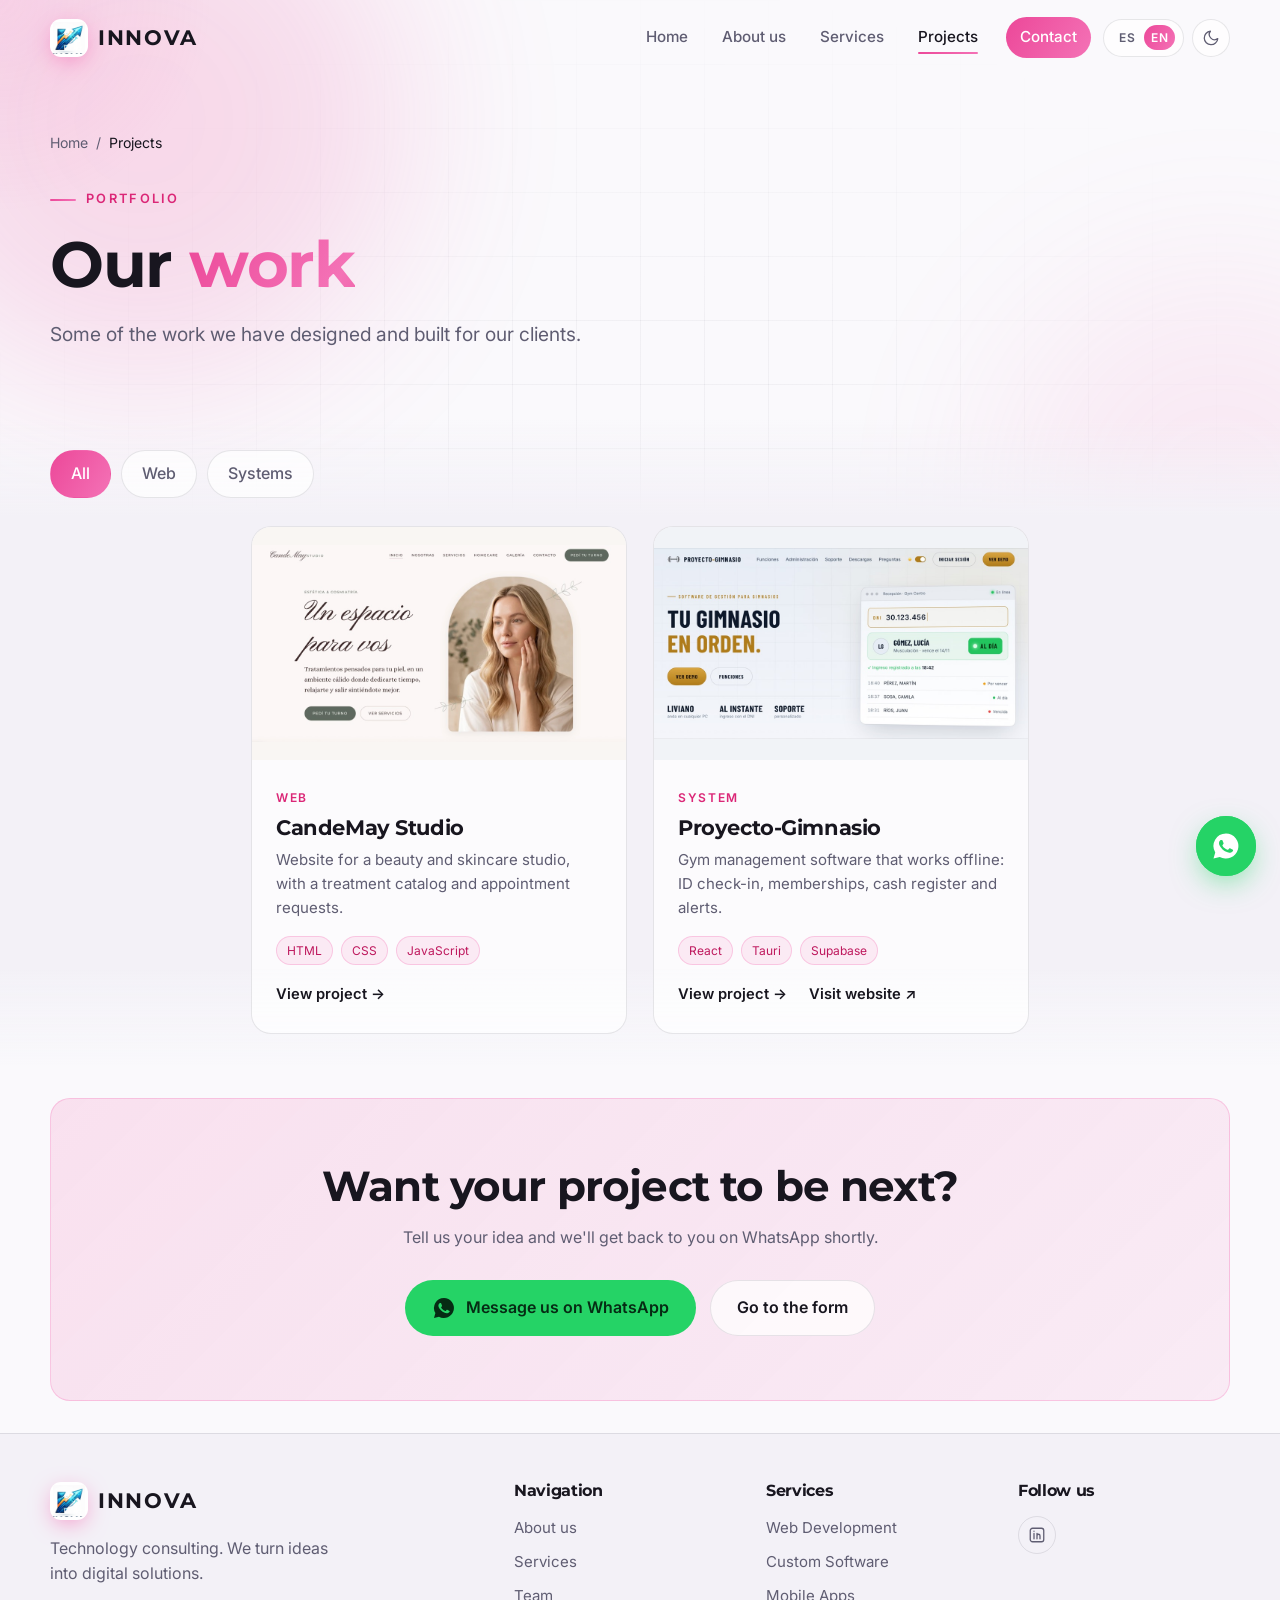
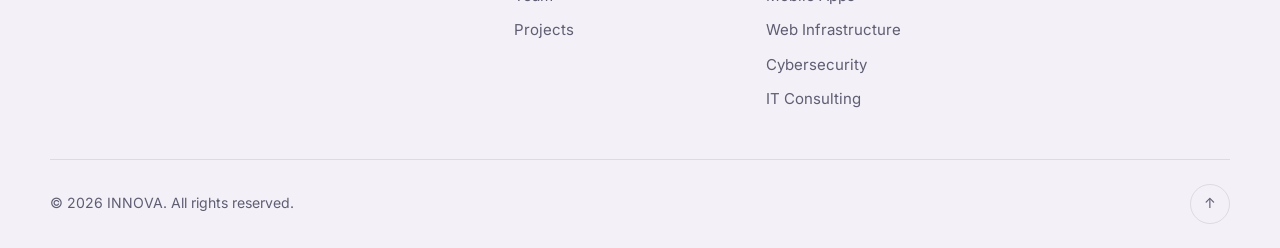
<file: proyectos.html>
<!DOCTYPE html>
<html lang="es">
<head>
  <meta charset="UTF-8" />
  <meta name="viewport" content="width=device-width, initial-scale=1.0" />
  <title>Proyectos | INNOVA</title>
  <meta name="description" content="Proyectos realizados por INNOVA: sitios web, aplicaciones móviles y sistemas a medida." />
  <link rel="preconnect" href="https://fonts.googleapis.com" />
  <link rel="preconnect" href="https://fonts.gstatic.com" crossorigin />
  <link href="https://fonts.googleapis.com/css2?family=Inter:wght@400;500;600&family=Montserrat:wght@500;600;700;800&display=swap" rel="stylesheet" />
  <link rel="icon" type="image/png" href="img/logo-icono.png" />
  <link rel="stylesheet" href="css/styles.css?v=3" />
  <script src="js/translations.js?v=3"></script>
  <script src="js/preferences.js?v=3"></script>
</head>
<body>
  <!-- Fondo animado -->
  <div class="bg" aria-hidden="true">
    <span class="blob blob--1"></span>
    <span class="blob blob--2"></span>
    <span class="blob blob--3"></span>
    <div class="grid-overlay"></div>
  </div>
  <div class="cursor-glow" aria-hidden="true"></div>
  <div class="progress" aria-hidden="true"></div>

  <!-- ===================== NAVEGACIÓN ===================== -->
  <header class="nav" id="nav">
    <div class="container nav__inner">
      <a href="index.html#inicio" class="logo">
        <span class="logo__mark"><img src="img/logo-icono.png" alt="" /></span>
        <span class="logo__text">INNOVA</span>
      </a>
      <nav class="nav__menu" id="menu" aria-label="Principal">
        <a href="index.html#inicio" class="nav__link">Inicio</a>
        <a href="nosotros.html" class="nav__link">Nosotros</a>
        <a href="servicios.html" class="nav__link">Servicios</a>
        <a href="proyectos.html" class="nav__link active">Proyectos</a>
        <a href="contacto.html" class="nav__link nav__link--cta">Contacto</a>
      </nav>
      <div class="nav__prefs">
        <button type="button" class="pref-btn pref-btn--lang" id="langToggle">
          <span>ES</span><span>EN</span>
        </button>
        <button type="button" class="pref-btn" id="themeToggle">
          <svg class="icon-sun" viewBox="0 0 24 24"><circle cx="12" cy="12" r="4"/><path d="M12 2v2M12 20v2M4.9 4.9l1.4 1.4M17.7 17.7l1.4 1.4M2 12h2M20 12h2M4.9 19.1l1.4-1.4M17.7 6.3l1.4-1.4"/></svg>
          <svg class="icon-moon" viewBox="0 0 24 24"><path d="M21 12.8A9 9 0 1 1 11.2 3a7 7 0 0 0 9.8 9.8z"/></svg>
        </button>
      </div>
      <button class="nav__toggle" id="navToggle" aria-label="Abrir menú" aria-expanded="false" aria-controls="menu">
        <span></span><span></span><span></span>
      </button>
    </div>
  </header>

  <main>
    <!-- ===================== ENCABEZADO ===================== -->
    <section class="page-hero">
      <div class="container">
        <nav class="breadcrumb reveal" aria-label="Ruta">
          <a href="index.html">Inicio</a><span>/</span>
          <span aria-current="page">Proyectos</span>
        </nav>
        <p class="eyebrow reveal">Portafolio</p>
        <h1 class="page-hero__title reveal" data-i18n>Proyectos <span class="gradient-text">realizados</span></h1>
        <p class="hero__lead reveal">Algunos de los trabajos que diseñamos y desarrollamos para nuestros clientes.</p>
      </div>
    </section>

    <!-- ===================== PROYECTOS / PORTAFOLIO ===================== -->
    <!-- Para sumar un proyecto: copiar un <article class="project">, poner su captura en
         img/proyectos/ y crear su página en proyectos/. -->
    <section class="section section--alt">
      <div class="container">
        <div class="filters reveal" role="tablist">
          <button class="filter active" data-filter="all">Todos</button>
          <button class="filter" data-filter="web">Web</button>
          <button class="filter" data-filter="sistema">Sistemas</button>
        </div>

        <div class="projects">
          <article class="project reveal" data-category="web">
            <div class="project__media project__media--shot">
              <img src="img/proyectos/candemay-studio-card.jpg" alt="Página de inicio del sitio de CandeMay Studio" loading="lazy" />
            </div>
            <div class="project__body">
              <span class="project__cat">Web</span>
              <h3>CandeMay Studio</h3>
              <p>Sitio web para un estudio de estética y cosmiatría, con catálogo de tratamientos y pedido de turnos.</p>
              <ul class="tags tags--sm"><li>HTML</li><li>CSS</li><li>JavaScript</li></ul>
              <a href="proyectos/candemay-studio.html" class="project__link">Ver proyecto →</a>
            </div>
          </article>

          <article class="project reveal" data-category="sistema">
            <div class="project__media project__media--shot" style="--shot-bg:#f1f3f7">
              <img src="img/proyectos/proyecto-gimnasio-card.jpg" alt="Página de inicio del sitio de Proyecto-Gimnasio" loading="lazy" />
            </div>
            <div class="project__body">
              <span class="project__cat">Sistema</span>
              <h3>Proyecto-Gimnasio</h3>
              <p>Software de gestión para gimnasios que funciona sin internet: ingreso con el DNI, cuotas, caja y avisos.</p>
              <ul class="tags tags--sm"><li>React</li><li>Tauri</li><li>Supabase</li></ul>
              <div class="project__links">
                <a href="proyectos/proyecto-gimnasio.html" class="project__link">Ver proyecto →</a>
                <a href="https://proyectogimnasio.com.ar" class="project__link" target="_blank" rel="noopener">Visitar sitio ↗</a>
              </div>
            </div>
          </article>
        </div>
      </div>
    </section>

    <!-- ===================== LLAMADO A LA ACCIÓN ===================== -->
    <section class="section">
      <div class="container">
        <div class="cta reveal">
          <h2>¿Querés que tu proyecto sea el próximo?</h2>
          <p>Contanos tu idea y te respondemos por WhatsApp a la brevedad.</p>
          <div class="hero__actions">
            <a href="#" class="btn btn--whatsapp magnetic" data-wa="¡Hola INNOVA! Vi sus proyectos y quisiera consultar por uno propio." target="_blank" rel="noopener">
              <svg viewBox="0 0 24 24"><path d="M12 2a10 10 0 0 0-8.6 15.1L2 22l5-1.3A10 10 0 1 0 12 2zm5.3 14.1c-.2.6-1.3 1.2-1.8 1.2-.5.1-1 .2-3.3-.7-2.8-1.1-4.5-3.9-4.7-4.1-.1-.2-1.1-1.5-1.1-2.8s.7-2 1-2.3c.2-.3.5-.3.7-.3h.5c.2 0 .4 0 .6.5l.8 2c.1.2.1.3 0 .5l-.4.6-.3.4c-.1.1-.3.3-.1.6.2.3.7 1.2 1.6 1.9 1.1 1 2 1.3 2.3 1.4.3.1.4.1.6-.1l.9-1c.2-.3.4-.2.6-.1l1.9.9c.3.1.5.2.5.3.1.2.1.6-.1 1.1z"/></svg>
              Escribinos por WhatsApp
            </a>
            <a href="contacto.html" class="btn btn--ghost">Ir al formulario</a>
          </div>
        </div>
      </div>
    </section>
  </main>

  <!-- ===================== FOOTER ===================== -->
  <footer class="footer">
    <div class="container footer__grid">
      <div>
        <a href="index.html#inicio" class="logo"><span class="logo__mark"><img src="img/logo-icono.png" alt="" /></span><span class="logo__text">INNOVA</span></a>
        <p class="footer__text">Consultora de tecnología. Transformamos ideas en soluciones digitales.</p>
      </div>
      <div>
        <h4>Navegación</h4>
        <ul>
          <li><a href="nosotros.html">Nosotros</a></li>
          <li><a href="servicios.html">Servicios</a></li>
          <li><a href="nosotros.html#equipo">Equipo</a></li>
          <li><a href="proyectos.html">Proyectos</a></li>
        </ul>
      </div>
      <div>
        <h4>Servicios</h4>
        <ul>
          <li><a href="servicios/desarrollo-web.html">Desarrollo Web</a></li>
          <li><a href="servicios/software-a-medida.html">Software a Medida</a></li>
          <li><a href="servicios/apps-moviles.html">Apps Móviles</a></li>
          <li><a href="servicios/infraestructura-web.html">Infraestructura Web</a></li>
          <li><a href="servicios/ciberseguridad.html">Ciberseguridad</a></li>
          <li><a href="servicios/consultoria-it.html">Consultoría IT</a></li>
        </ul>
      </div>
      <div>
        <h4>Seguinos</h4>
        <div class="footer__social">
          <a href="https://www.linkedin.com/in/innova-consultora-tecnol%C3%B3gica-b8ab79437/" target="_blank" rel="noopener" aria-label="LinkedIn de INNOVA"><svg viewBox="0 0 24 24"><rect x="3" y="3" width="18" height="18" rx="3"/><path d="M8 10v7M8 7v.01M12 17v-4a2 2 0 0 1 4 0v4M12 10v7"/></svg></a>
        </div>
      </div>
    </div>
    <div class="container footer__bottom">
      <p>© <span id="year"></span> INNOVA. Todos los derechos reservados.</p>
      <a href="#" class="to-top" aria-label="Volver arriba">↑</a>
    </div>
  </footer>

  <!-- Botón flotante de WhatsApp -->
  <a class="wa-float" id="waFloat" href="#" target="_blank" rel="noopener" aria-label="Escribinos por WhatsApp">
    <svg viewBox="0 0 24 24"><path d="M12 2a10 10 0 0 0-8.6 15.1L2 22l5-1.3A10 10 0 1 0 12 2zm5.3 14.1c-.2.6-1.3 1.2-1.8 1.2-.5.1-1 .2-3.3-.7-2.8-1.1-4.5-3.9-4.7-4.1-.1-.2-1.1-1.5-1.1-2.8s.7-2 1-2.3c.2-.3.5-.3.7-.3h.5c.2 0 .4 0 .6.5l.8 2c.1.2.1.3 0 .5l-.4.6-.3.4c-.1.1-.3.3-.1.6.2.3.7 1.2 1.6 1.9 1.1 1 2 1.3 2.3 1.4.3.1.4.1.6-.1l.9-1c.2-.3.4-.2.6-.1l1.9.9c.3.1.5.2.5.3.1.2.1.6-.1 1.1z"/></svg>
  </a>

  <script src="js/main.js?v=3"></script>
</body>
</html>
</file>
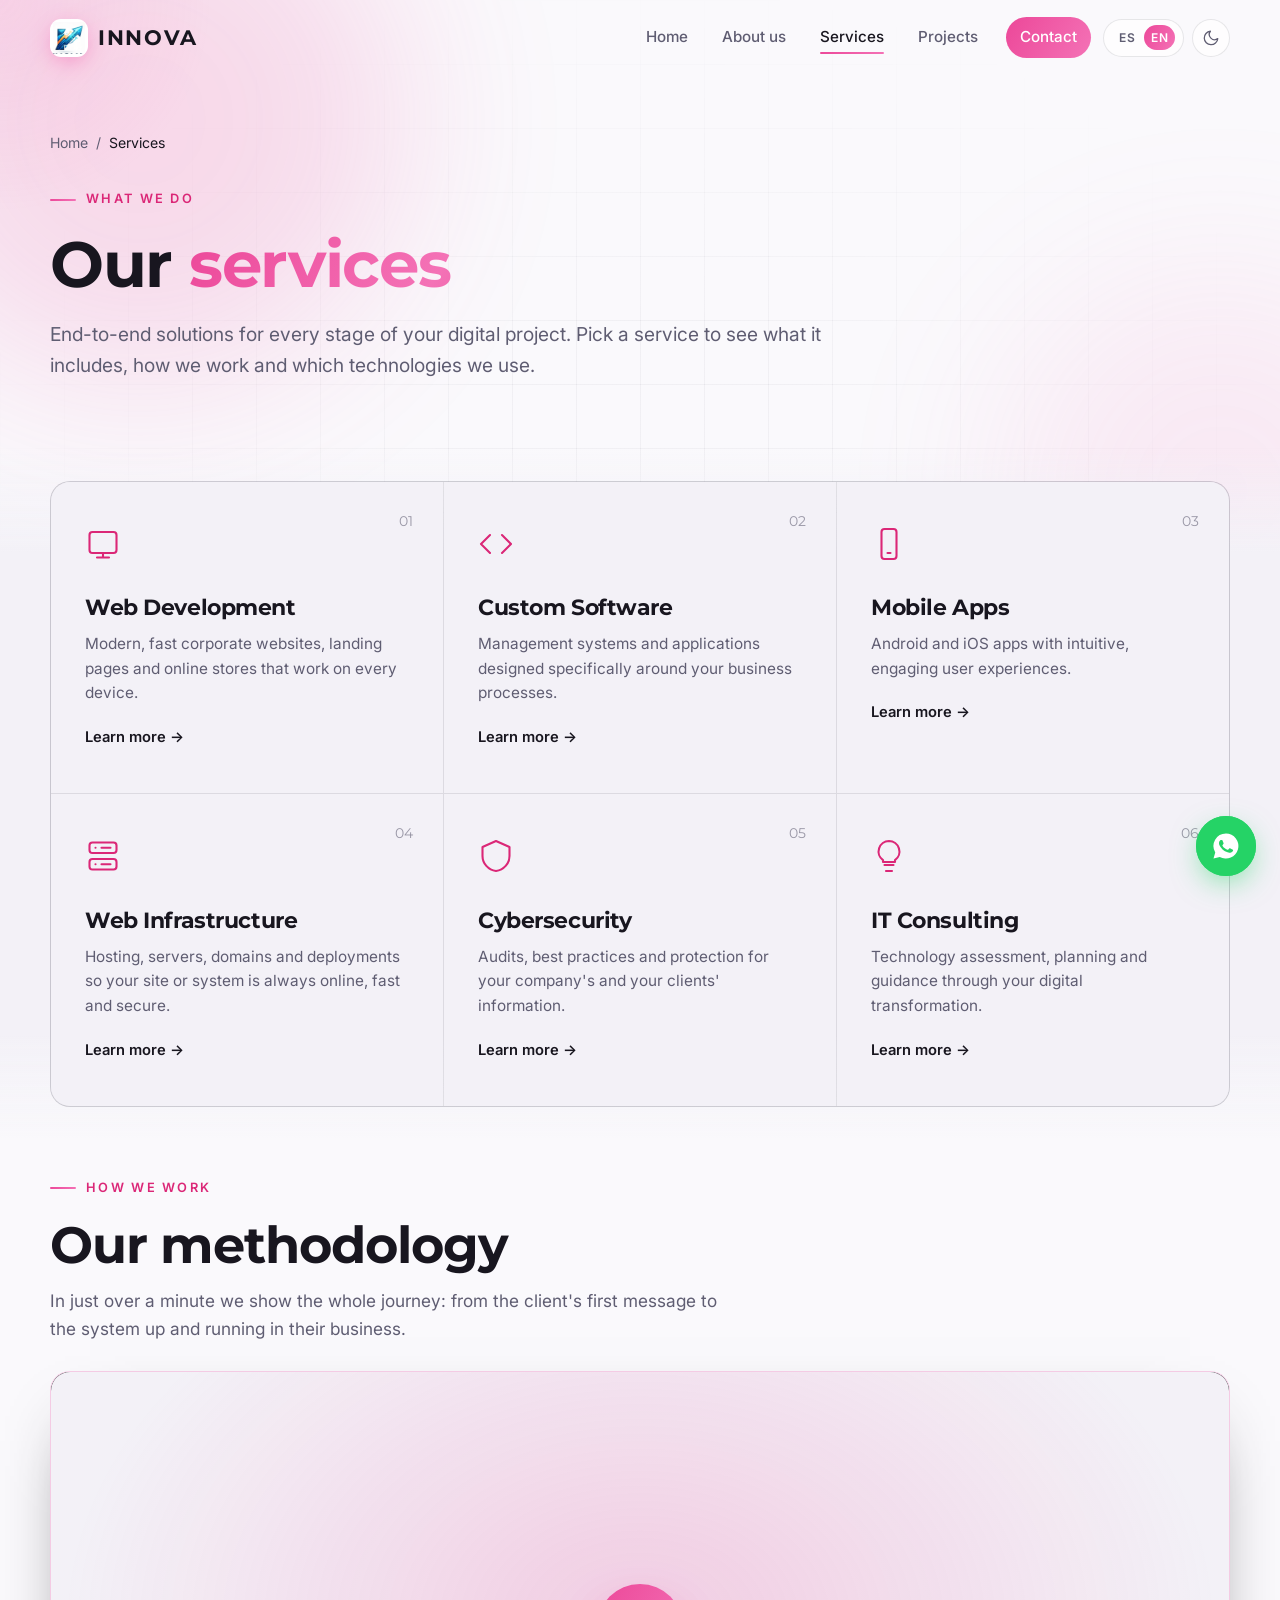
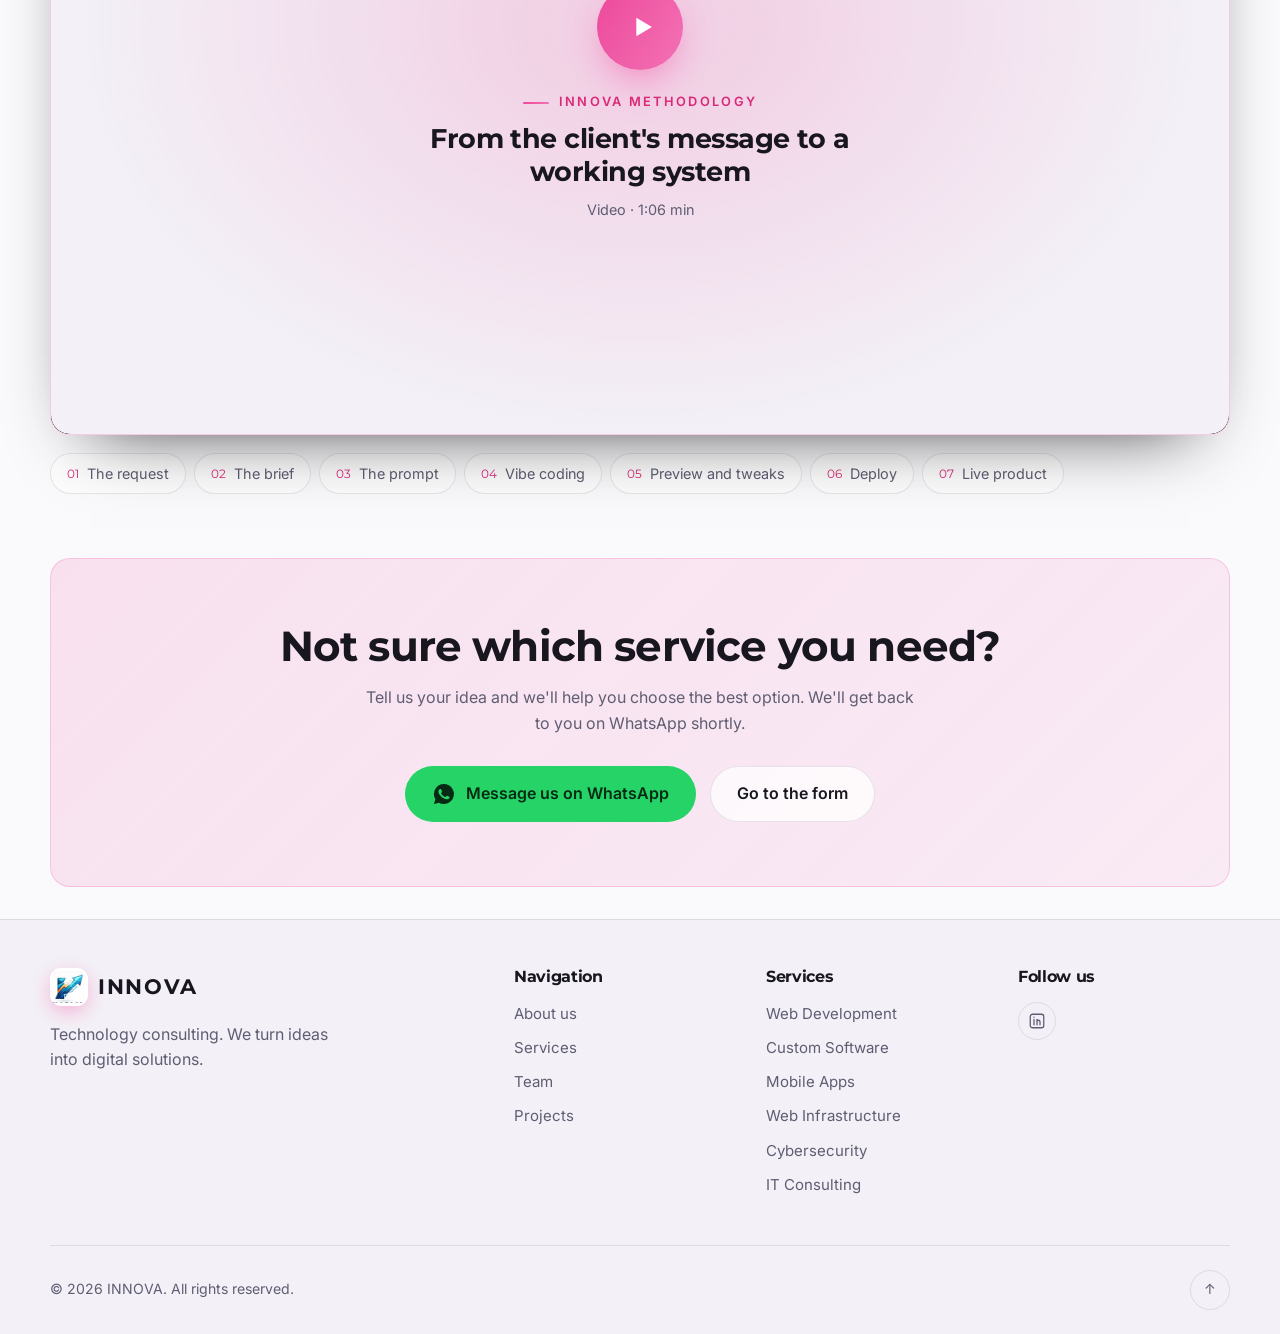
<file: servicios.html>
<!DOCTYPE html>
<html lang="es">
<head>
  <meta charset="UTF-8" />
  <meta name="viewport" content="width=device-width, initial-scale=1.0" />
  <title>Servicios | INNOVA</title>
  <meta name="description" content="Servicios de INNOVA: desarrollo web, software a medida, apps móviles, infraestructura web, ciberseguridad y consultoría IT." />
  <link rel="preconnect" href="https://fonts.googleapis.com" />
  <link rel="preconnect" href="https://fonts.gstatic.com" crossorigin />
  <link href="https://fonts.googleapis.com/css2?family=Inter:wght@400;500;600&family=Montserrat:wght@500;600;700;800&display=swap" rel="stylesheet" />
  <link rel="icon" type="image/png" href="img/logo-icono.png" />
  <link rel="stylesheet" href="css/styles.css?v=3" />
  <script src="js/translations.js?v=3"></script>
  <script src="js/preferences.js?v=3"></script>
</head>
<body>
  <!-- Fondo animado -->
  <div class="bg" aria-hidden="true">
    <span class="blob blob--1"></span>
    <span class="blob blob--2"></span>
    <span class="blob blob--3"></span>
    <div class="grid-overlay"></div>
  </div>
  <div class="cursor-glow" aria-hidden="true"></div>
  <div class="progress" aria-hidden="true"></div>

  <!-- ===================== NAVEGACIÓN ===================== -->
  <header class="nav" id="nav">
    <div class="container nav__inner">
      <a href="index.html#inicio" class="logo">
        <span class="logo__mark"><img src="img/logo-icono.png" alt="" /></span>
        <span class="logo__text">INNOVA</span>
      </a>
      <nav class="nav__menu" id="menu" aria-label="Principal">
        <a href="index.html#inicio" class="nav__link">Inicio</a>
        <a href="nosotros.html" class="nav__link">Nosotros</a>
        <a href="servicios.html" class="nav__link active">Servicios</a>
        <a href="proyectos.html" class="nav__link">Proyectos</a>
        <a href="contacto.html" class="nav__link nav__link--cta">Contacto</a>
      </nav>
      <div class="nav__prefs">
        <button type="button" class="pref-btn pref-btn--lang" id="langToggle">
          <span>ES</span><span>EN</span>
        </button>
        <button type="button" class="pref-btn" id="themeToggle">
          <svg class="icon-sun" viewBox="0 0 24 24"><circle cx="12" cy="12" r="4"/><path d="M12 2v2M12 20v2M4.9 4.9l1.4 1.4M17.7 17.7l1.4 1.4M2 12h2M20 12h2M4.9 19.1l1.4-1.4M17.7 6.3l1.4-1.4"/></svg>
          <svg class="icon-moon" viewBox="0 0 24 24"><path d="M21 12.8A9 9 0 1 1 11.2 3a7 7 0 0 0 9.8 9.8z"/></svg>
        </button>
      </div>
      <button class="nav__toggle" id="navToggle" aria-label="Abrir menú" aria-expanded="false" aria-controls="menu">
        <span></span><span></span><span></span>
      </button>
    </div>
  </header>

  <main>
    <!-- ===================== ENCABEZADO ===================== -->
    <section class="page-hero">
      <div class="container">
        <nav class="breadcrumb reveal" aria-label="Ruta">
          <a href="index.html">Inicio</a><span>/</span>
          <span aria-current="page">Servicios</span>
        </nav>
        <p class="eyebrow reveal">Qué hacemos</p>
        <h1 class="page-hero__title reveal">Nuestros <span class="gradient-text">servicios</span></h1>
        <p class="hero__lead reveal">Soluciones integrales para cada etapa de tu proyecto digital. Elegí un servicio para ver qué incluye, cómo trabajamos y con qué tecnologías.</p>
      </div>
    </section>

    <!-- ===================== LISTA DE SERVICIOS ===================== -->
    <section class="section section--alt">
      <div class="container">
        <div class="services">
          <a class="service reveal" href="servicios/desarrollo-web.html">
            <span class="service__num">01</span>
            <div class="service__icon"><svg viewBox="0 0 24 24"><rect x="3" y="4" width="18" height="14" rx="2"/><path d="M8 21h8M12 18v3"/></svg></div>
            <h3>Desarrollo Web</h3>
            <p>Sitios institucionales, landing pages y tiendas online modernas, rápidas y adaptadas a todos los dispositivos.</p>
            <span class="service__more">Ver más →</span>
          </a>
          <a class="service reveal" href="servicios/software-a-medida.html">
            <span class="service__num">02</span>
            <div class="service__icon"><svg viewBox="0 0 24 24"><path d="m8 6-6 6 6 6M16 6l6 6-6 6"/></svg></div>
            <h3>Software a Medida</h3>
            <p>Sistemas de gestión y aplicaciones diseñadas específicamente para los procesos de tu negocio.</p>
            <span class="service__more">Ver más →</span>
          </a>
          <a class="service reveal" href="servicios/apps-moviles.html">
            <span class="service__num">03</span>
            <div class="service__icon"><svg viewBox="0 0 24 24"><rect x="7" y="2" width="10" height="20" rx="2"/><path d="M11 18h2"/></svg></div>
            <h3>Apps Móviles</h3>
            <p>Aplicaciones para Android e iOS con experiencias de usuario intuitivas y atractivas.</p>
            <span class="service__more">Ver más →</span>
          </a>
          <a class="service reveal" href="servicios/infraestructura-web.html">
            <span class="service__num">04</span>
            <div class="service__icon"><svg viewBox="0 0 24 24"><rect x="3" y="3" width="18" height="7" rx="2"/><rect x="3" y="14" width="18" height="7" rx="2"/><path d="M7 6.5h.01M7 17.5h.01M11 6.5h6M11 17.5h6"/></svg></div>
            <h3>Infraestructura Web</h3>
            <p>Hosting, servidores, dominios y despliegues para que tu sitio o sistema esté siempre en línea, rápido y seguro.</p>
            <span class="service__more">Ver más →</span>
          </a>
          <a class="service reveal" href="servicios/ciberseguridad.html">
            <span class="service__num">05</span>
            <div class="service__icon"><svg viewBox="0 0 24 24"><path d="M12 2 3 6v6c0 5 3.8 9.3 9 10 5.2-.7 9-5 9-10V6l-9-4z"/></svg></div>
            <h3>Ciberseguridad</h3>
            <p>Auditorías, buenas prácticas y protección de la información de tu empresa y tus clientes.</p>
            <span class="service__more">Ver más →</span>
          </a>
          <a class="service reveal" href="servicios/consultoria-it.html">
            <span class="service__num">06</span>
            <div class="service__icon"><svg viewBox="0 0 24 24"><path d="M9 18h6M10 22h4M12 2a7 7 0 0 0-4 12.7V16h8v-1.3A7 7 0 0 0 12 2z"/></svg></div>
            <h3>Consultoría IT</h3>
            <p>Diagnóstico tecnológico, planificación y acompañamiento en la transformación digital.</p>
            <span class="service__more">Ver más →</span>
          </a>
        </div>
      </div>
    </section>

    <!-- ===================== METODOLOGÍA (VIDEO) ===================== -->
    <!-- Para cambiar el video: reemplazar video/innova-metodologia.mp4 por el nuevo archivo. -->
    <section class="section" id="metodologia">
      <div class="container">
        <div class="section__head reveal">
          <p class="eyebrow">Cómo trabajamos</p>
          <h2 class="section__title">Nuestra metodología</h2>
          <p class="section__lead">En poco más de un minuto mostramos el camino completo: del primer mensaje del cliente al sistema funcionando en su negocio.</p>
        </div>

        <div class="video reveal">
          <div class="video__frame">
            <video id="videoMetodologia" class="video__player" controls preload="metadata" playsinline>
              <source src="video/innova-metodologia.mp4" type="video/mp4" />
              Tu navegador no puede reproducir este video.
              <a href="video/innova-metodologia.mp4">Descargalo acá</a>.
            </video>
            <button type="button" class="video__cover" id="videoCover" aria-label="Reproducir el video de la metodología de INNOVA">
              <span class="video__play" aria-hidden="true"><svg viewBox="0 0 24 24"><path d="M8 5.5v13l11-6.5-11-6.5z" fill="currentColor" stroke="none"/></svg></span>
              <span class="video__cover-text">
                <span class="eyebrow">Metodología INNOVA</span>
                <strong>Del mensaje del cliente al sistema funcionando</strong>
                <span class="video__meta">Video · 1:06 min</span>
              </span>
            </button>
          </div>

          <ol class="video__steps">
            <li><span>01</span>El pedido</li>
            <li><span>02</span>El brief</li>
            <li><span>03</span>El prompt</li>
            <li><span>04</span>El vibe coding</li>
            <li><span>05</span>Preview y ajustes</li>
            <li><span>06</span>Deploy</li>
            <li><span>07</span>Producto vivo</li>
          </ol>
        </div>
      </div>
    </section>

    <!-- ===================== LLAMADO A LA ACCIÓN ===================== -->
    <section class="section">
      <div class="container">
        <div class="cta reveal">
          <h2>¿No sabés qué servicio necesitás?</h2>
          <p>Contanos tu idea y te ayudamos a elegir la mejor opción. Te respondemos por WhatsApp a la brevedad.</p>
          <div class="hero__actions">
            <a href="#" class="btn btn--whatsapp magnetic" data-wa="¡Hola INNOVA! Quisiera consultar por sus servicios." target="_blank" rel="noopener">
              <svg viewBox="0 0 24 24"><path d="M12 2a10 10 0 0 0-8.6 15.1L2 22l5-1.3A10 10 0 1 0 12 2zm5.3 14.1c-.2.6-1.3 1.2-1.8 1.2-.5.1-1 .2-3.3-.7-2.8-1.1-4.5-3.9-4.7-4.1-.1-.2-1.1-1.5-1.1-2.8s.7-2 1-2.3c.2-.3.5-.3.7-.3h.5c.2 0 .4 0 .6.5l.8 2c.1.2.1.3 0 .5l-.4.6-.3.4c-.1.1-.3.3-.1.6.2.3.7 1.2 1.6 1.9 1.1 1 2 1.3 2.3 1.4.3.1.4.1.6-.1l.9-1c.2-.3.4-.2.6-.1l1.9.9c.3.1.5.2.5.3.1.2.1.6-.1 1.1z"/></svg>
              Escribinos por WhatsApp
            </a>
            <a href="contacto.html" class="btn btn--ghost">Ir al formulario</a>
          </div>
        </div>
      </div>
    </section>
  </main>

  <!-- ===================== FOOTER ===================== -->
  <footer class="footer">
    <div class="container footer__grid">
      <div>
        <a href="index.html#inicio" class="logo"><span class="logo__mark"><img src="img/logo-icono.png" alt="" /></span><span class="logo__text">INNOVA</span></a>
        <p class="footer__text">Consultora de tecnología. Transformamos ideas en soluciones digitales.</p>
      </div>
      <div>
        <h4>Navegación</h4>
        <ul>
          <li><a href="nosotros.html">Nosotros</a></li>
          <li><a href="servicios.html">Servicios</a></li>
          <li><a href="nosotros.html#equipo">Equipo</a></li>
          <li><a href="proyectos.html">Proyectos</a></li>
        </ul>
      </div>
      <div>
        <h4>Servicios</h4>
        <ul>
          <li><a href="servicios/desarrollo-web.html">Desarrollo Web</a></li>
          <li><a href="servicios/software-a-medida.html">Software a Medida</a></li>
          <li><a href="servicios/apps-moviles.html">Apps Móviles</a></li>
          <li><a href="servicios/infraestructura-web.html">Infraestructura Web</a></li>
          <li><a href="servicios/ciberseguridad.html">Ciberseguridad</a></li>
          <li><a href="servicios/consultoria-it.html">Consultoría IT</a></li>
        </ul>
      </div>
      <div>
        <h4>Seguinos</h4>
        <div class="footer__social">
          <a href="https://www.linkedin.com/in/innova-consultora-tecnol%C3%B3gica-b8ab79437/" target="_blank" rel="noopener" aria-label="LinkedIn de INNOVA"><svg viewBox="0 0 24 24"><rect x="3" y="3" width="18" height="18" rx="3"/><path d="M8 10v7M8 7v.01M12 17v-4a2 2 0 0 1 4 0v4M12 10v7"/></svg></a>
        </div>
      </div>
    </div>
    <div class="container footer__bottom">
      <p>© <span id="year"></span> INNOVA. Todos los derechos reservados.</p>
      <a href="#" class="to-top" aria-label="Volver arriba">↑</a>
    </div>
  </footer>

  <!-- Botón flotante de WhatsApp -->
  <a class="wa-float" id="waFloat" href="#" target="_blank" rel="noopener" aria-label="Escribinos por WhatsApp">
    <svg viewBox="0 0 24 24"><path d="M12 2a10 10 0 0 0-8.6 15.1L2 22l5-1.3A10 10 0 1 0 12 2zm5.3 14.1c-.2.6-1.3 1.2-1.8 1.2-.5.1-1 .2-3.3-.7-2.8-1.1-4.5-3.9-4.7-4.1-.1-.2-1.1-1.5-1.1-2.8s.7-2 1-2.3c.2-.3.5-.3.7-.3h.5c.2 0 .4 0 .6.5l.8 2c.1.2.1.3 0 .5l-.4.6-.3.4c-.1.1-.3.3-.1.6.2.3.7 1.2 1.6 1.9 1.1 1 2 1.3 2.3 1.4.3.1.4.1.6-.1l.9-1c.2-.3.4-.2.6-.1l1.9.9c.3.1.5.2.5.3.1.2.1.6-.1 1.1z"/></svg>
  </a>

  <script src="js/main.js?v=3"></script>
</body>
</html>
</file>
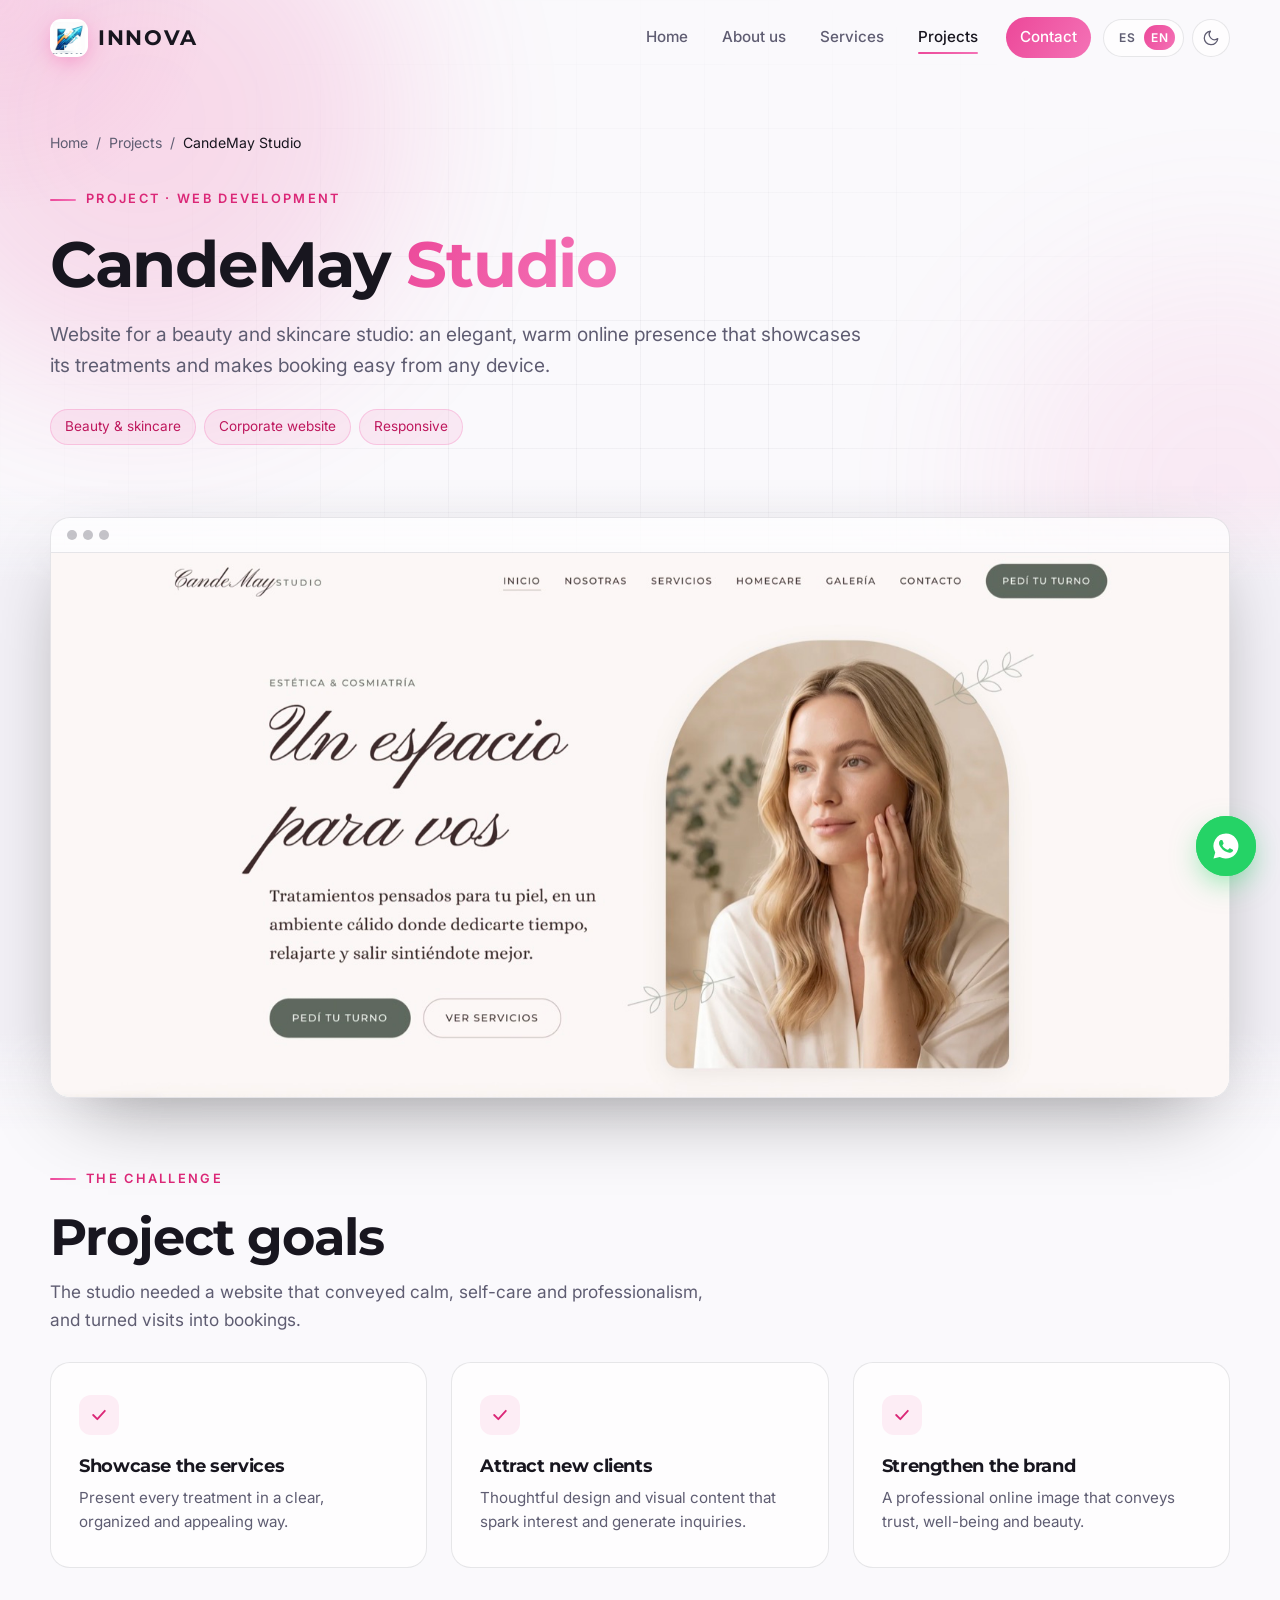
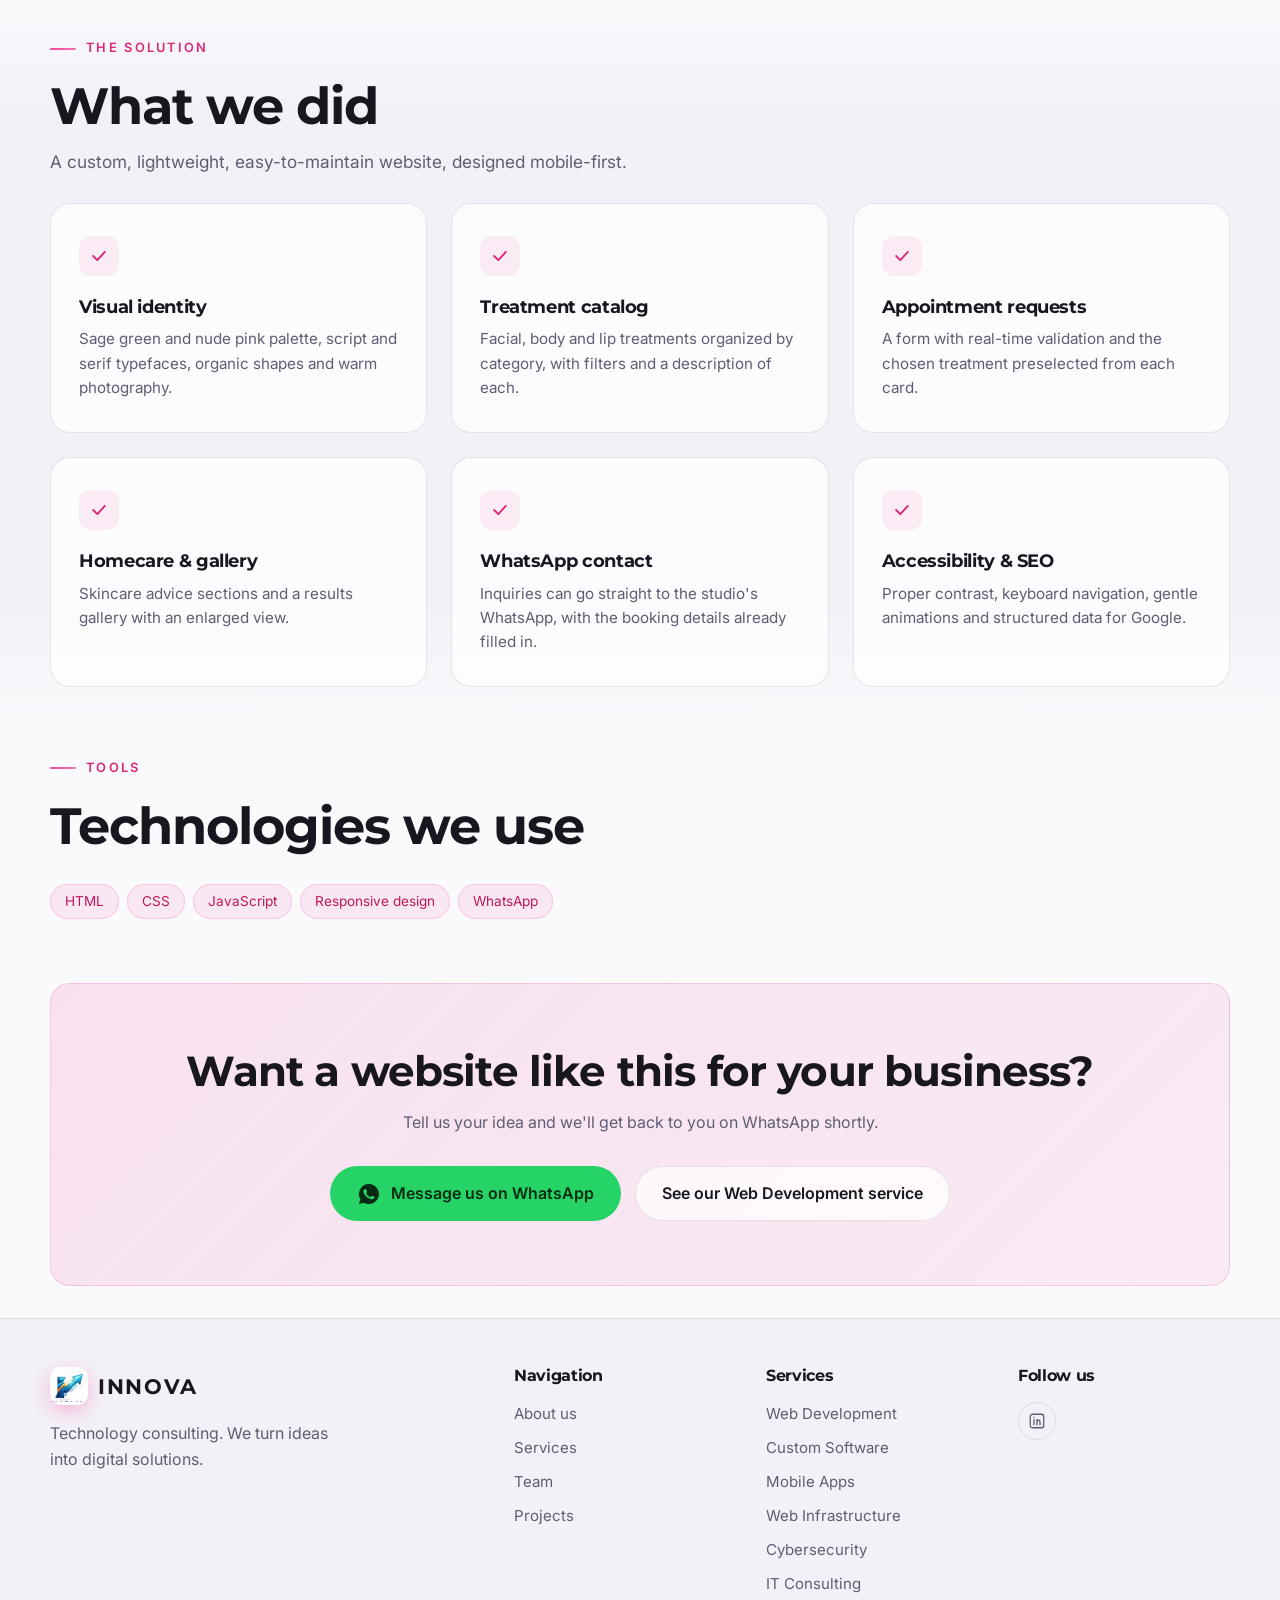
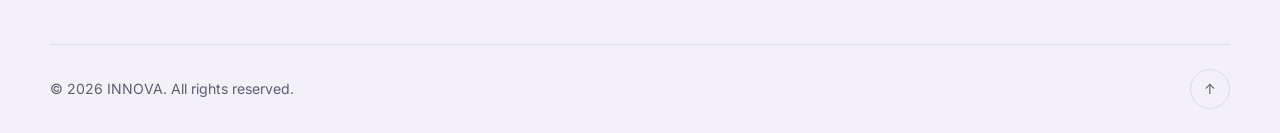
<file: proyectos/candemay-studio.html>
<!DOCTYPE html>
<html lang="es">
<head>
  <meta charset="UTF-8" />
  <meta name="viewport" content="width=device-width, initial-scale=1.0" />
  <title>CandeMay Studio | INNOVA</title>
  <meta name="description" content="CandeMay Studio: sitio web que diseñamos y desarrollamos para un estudio de estética y cosmiatría." />
  <link rel="preconnect" href="https://fonts.googleapis.com" />
  <link rel="preconnect" href="https://fonts.gstatic.com" crossorigin />
  <link href="https://fonts.googleapis.com/css2?family=Inter:wght@400;500;600&family=Montserrat:wght@500;600;700;800&display=swap" rel="stylesheet" />
  <link rel="icon" type="image/png" href="../img/logo-icono.png" />
  <link rel="stylesheet" href="../css/styles.css?v=3" />
  <script src="../js/translations.js?v=3"></script>
  <script src="../js/preferences.js?v=3"></script>
</head>
<body>
  <!-- Fondo animado -->
  <div class="bg" aria-hidden="true">
    <span class="blob blob--1"></span>
    <span class="blob blob--2"></span>
    <span class="blob blob--3"></span>
    <div class="grid-overlay"></div>
  </div>
  <div class="cursor-glow" aria-hidden="true"></div>
  <div class="progress" aria-hidden="true"></div>

  <!-- ===================== NAVEGACIÓN ===================== -->
  <header class="nav" id="nav">
    <div class="container nav__inner">
      <a href="../index.html#inicio" class="logo">
        <span class="logo__mark"><img src="../img/logo-icono.png" alt="" /></span>
        <span class="logo__text">INNOVA</span>
      </a>
      <nav class="nav__menu" id="menu" aria-label="Principal">
        <a href="../index.html#inicio" class="nav__link">Inicio</a>
        <a href="../nosotros.html" class="nav__link">Nosotros</a>
        <a href="../servicios.html" class="nav__link">Servicios</a>
        <a href="../proyectos.html" class="nav__link active">Proyectos</a>
        <a href="../contacto.html" class="nav__link nav__link--cta">Contacto</a>
      </nav>
      <div class="nav__prefs">
        <button type="button" class="pref-btn pref-btn--lang" id="langToggle">
          <span>ES</span><span>EN</span>
        </button>
        <button type="button" class="pref-btn" id="themeToggle">
          <svg class="icon-sun" viewBox="0 0 24 24"><circle cx="12" cy="12" r="4"/><path d="M12 2v2M12 20v2M4.9 4.9l1.4 1.4M17.7 17.7l1.4 1.4M2 12h2M20 12h2M4.9 19.1l1.4-1.4M17.7 6.3l1.4-1.4"/></svg>
          <svg class="icon-moon" viewBox="0 0 24 24"><path d="M21 12.8A9 9 0 1 1 11.2 3a7 7 0 0 0 9.8 9.8z"/></svg>
        </button>
      </div>
      <button class="nav__toggle" id="navToggle" aria-label="Abrir menú" aria-expanded="false" aria-controls="menu">
        <span></span><span></span><span></span>
      </button>
    </div>
  </header>

  <main>
    <!-- ===================== ENCABEZADO DEL PROYECTO ===================== -->
    <section class="page-hero">
      <div class="container">
        <nav class="breadcrumb reveal" aria-label="Ruta">
          <a href="../index.html">Inicio</a><span>/</span>
          <a href="../proyectos.html">Proyectos</a><span>/</span>
          <span aria-current="page">CandeMay Studio</span>
        </nav>
        <p class="eyebrow reveal">Proyecto · Desarrollo Web</p>
        <h1 class="page-hero__title reveal">CandeMay <span class="gradient-text">Studio</span></h1>
        <p class="hero__lead reveal">Sitio web para un estudio de estética y cosmiatría: una presencia digital elegante y cálida que presenta sus tratamientos y facilita pedir turno desde cualquier dispositivo.</p>
        <ul class="tags reveal"><li>Estética y cosmiatría</li><li>Sitio institucional</li><li>Responsive</li></ul>
      </div>
    </section>

    <!-- ===================== CAPTURA ===================== -->
    <section class="section section--alt">
      <div class="container">
        <figure class="case-shot reveal">
          <div class="case-shot__bar"><span></span><span></span><span></span></div>
          <img src="../img/proyectos/candemay-studio.jpg" alt="Página de inicio del sitio de CandeMay Studio" width="1600" height="741" />
        </figure>
      </div>
    </section>

    <!-- ===================== OBJETIVOS ===================== -->
    <section class="section">
      <div class="container">
        <div class="section__head reveal">
          <p class="eyebrow">El desafío</p>
          <h2 class="section__title">Objetivos del proyecto</h2>
          <p class="section__lead">El estudio necesitaba un sitio que transmitiera tranquilidad, cuidado personal y profesionalismo, y que convirtiera visitas en turnos.</p>
        </div>
        <div class="features">
          <article class="feature reveal">
            <span class="feature__check"><svg viewBox="0 0 24 24"><path d="m5 12 5 5 9-10"/></svg></span>
            <h3>Dar a conocer los servicios</h3>
            <p>Presentar todos los tratamientos de forma clara, ordenada y atractiva.</p>
          </article>
          <article class="feature reveal">
            <span class="feature__check"><svg viewBox="0 0 24 24"><path d="m5 12 5 5 9-10"/></svg></span>
            <h3>Atraer nuevos clientes</h3>
            <p>Un diseño cuidado y contenido visual que despierte interés y genere consultas.</p>
          </article>
          <article class="feature reveal">
            <span class="feature__check"><svg viewBox="0 0 24 24"><path d="m5 12 5 5 9-10"/></svg></span>
            <h3>Fortalecer la identidad</h3>
            <p>Una imagen digital profesional que transmita confianza, bienestar y belleza.</p>
          </article>
        </div>
      </div>
    </section>

    <!-- ===================== QUÉ HICIMOS ===================== -->
    <section class="section section--alt">
      <div class="container">
        <div class="section__head reveal">
          <p class="eyebrow">La solución</p>
          <h2 class="section__title">Qué hicimos</h2>
          <p class="section__lead">Un sitio a medida, liviano y fácil de mantener, pensado primero para el celular.</p>
        </div>
        <div class="features">
          <article class="feature reveal">
            <span class="feature__check"><svg viewBox="0 0 24 24"><path d="m5 12 5 5 9-10"/></svg></span>
            <h3>Identidad visual</h3>
            <p>Paleta verde salvia y rosa nude, tipografías script y serif, formas orgánicas y fotografía cálida.</p>
          </article>
          <article class="feature reveal">
            <span class="feature__check"><svg viewBox="0 0 24 24"><path d="m5 12 5 5 9-10"/></svg></span>
            <h3>Catálogo de tratamientos</h3>
            <p>Servicios faciales, corporales y de labios organizados por categoría, con filtros y descripción de cada uno.</p>
          </article>
          <article class="feature reveal">
            <span class="feature__check"><svg viewBox="0 0 24 24"><path d="m5 12 5 5 9-10"/></svg></span>
            <h3>Pedido de turnos</h3>
            <p>Formulario con validación en tiempo real y el tratamiento elegido ya seleccionado desde cada tarjeta.</p>
          </article>
          <article class="feature reveal">
            <span class="feature__check"><svg viewBox="0 0 24 24"><path d="m5 12 5 5 9-10"/></svg></span>
            <h3>Homecare y galería</h3>
            <p>Secciones de asesoramiento cosmiátrico y una galería de resultados con vista ampliada.</p>
          </article>
          <article class="feature reveal">
            <span class="feature__check"><svg viewBox="0 0 24 24"><path d="m5 12 5 5 9-10"/></svg></span>
            <h3>Contacto por WhatsApp</h3>
            <p>Las consultas pueden llegar directo al WhatsApp del estudio, con los datos del turno ya cargados.</p>
          </article>
          <article class="feature reveal">
            <span class="feature__check"><svg viewBox="0 0 24 24"><path d="m5 12 5 5 9-10"/></svg></span>
            <h3>Accesibilidad y SEO</h3>
            <p>Contraste adecuado, navegación con teclado, animaciones suaves y datos estructurados para Google.</p>
          </article>
        </div>
      </div>
    </section>

    <!-- ===================== TECNOLOGÍAS ===================== -->
    <section class="section">
      <div class="container">
        <div class="section__head reveal">
          <p class="eyebrow">Herramientas</p>
          <h2 class="section__title">Tecnologías que usamos</h2>
        </div>
        <ul class="tags reveal"><li>HTML</li><li>CSS</li><li>JavaScript</li><li>Diseño responsive</li><li>WhatsApp</li></ul>
      </div>
    </section>

    <!-- ===================== LLAMADO A LA ACCIÓN ===================== -->
    <section class="section">
      <div class="container">
        <div class="cta reveal">
          <h2>¿Querés un sitio así para tu negocio?</h2>
          <p>Contanos tu idea y te respondemos por WhatsApp a la brevedad.</p>
          <div class="hero__actions">
            <a href="#" class="btn btn--whatsapp magnetic" data-wa="¡Hola INNOVA! Vi el proyecto de CandeMay Studio y quisiera un sitio para mi negocio." target="_blank" rel="noopener">
              <svg viewBox="0 0 24 24"><path d="M12 2a10 10 0 0 0-8.6 15.1L2 22l5-1.3A10 10 0 1 0 12 2zm5.3 14.1c-.2.6-1.3 1.2-1.8 1.2-.5.1-1 .2-3.3-.7-2.8-1.1-4.5-3.9-4.7-4.1-.1-.2-1.1-1.5-1.1-2.8s.7-2 1-2.3c.2-.3.5-.3.7-.3h.5c.2 0 .4 0 .6.5l.8 2c.1.2.1.3 0 .5l-.4.6-.3.4c-.1.1-.3.3-.1.6.2.3.7 1.2 1.6 1.9 1.1 1 2 1.3 2.3 1.4.3.1.4.1.6-.1l.9-1c.2-.3.4-.2.6-.1l1.9.9c.3.1.5.2.5.3.1.2.1.6-.1 1.1z"/></svg>
              Escribinos por WhatsApp
            </a>
            <a href="../servicios/desarrollo-web.html" class="btn btn--ghost">Ver servicio de Desarrollo Web</a>
          </div>
        </div>
      </div>
    </section>
  </main>

  <footer class="footer">
    <div class="container footer__grid">
      <div>
        <a href="../index.html#inicio" class="logo"><span class="logo__mark"><img src="../img/logo-icono.png" alt="" /></span><span class="logo__text">INNOVA</span></a>
        <p class="footer__text">Consultora de tecnología. Transformamos ideas en soluciones digitales.</p>
      </div>
      <div>
        <h4>Navegación</h4>
        <ul>
          <li><a href="../nosotros.html">Nosotros</a></li>
          <li><a href="../servicios.html">Servicios</a></li>
          <li><a href="../nosotros.html#equipo">Equipo</a></li>
          <li><a href="../proyectos.html">Proyectos</a></li>
        </ul>
      </div>
      <div>
        <h4>Servicios</h4>
        <ul>
          <li><a href="../servicios/desarrollo-web.html">Desarrollo Web</a></li>
          <li><a href="../servicios/software-a-medida.html">Software a Medida</a></li>
          <li><a href="../servicios/apps-moviles.html">Apps Móviles</a></li>
          <li><a href="../servicios/infraestructura-web.html">Infraestructura Web</a></li>
          <li><a href="../servicios/ciberseguridad.html">Ciberseguridad</a></li>
          <li><a href="../servicios/consultoria-it.html">Consultoría IT</a></li>
        </ul>
      </div>
      <div>
        <h4>Seguinos</h4>
        <div class="footer__social">
          <a href="https://www.linkedin.com/in/innova-consultora-tecnol%C3%B3gica-b8ab79437/" target="_blank" rel="noopener" aria-label="LinkedIn de INNOVA"><svg viewBox="0 0 24 24"><rect x="3" y="3" width="18" height="18" rx="3"/><path d="M8 10v7M8 7v.01M12 17v-4a2 2 0 0 1 4 0v4M12 10v7"/></svg></a>
        </div>
      </div>
    </div>
    <div class="container footer__bottom">
      <p>© <span id="year"></span> INNOVA. Todos los derechos reservados.</p>
      <a href="#" class="to-top" aria-label="Volver arriba">↑</a>
    </div>
  </footer>

  <!-- Botón flotante de WhatsApp -->
  <a class="wa-float" id="waFloat" href="#" target="_blank" rel="noopener" aria-label="Escribinos por WhatsApp">
    <svg viewBox="0 0 24 24"><path d="M12 2a10 10 0 0 0-8.6 15.1L2 22l5-1.3A10 10 0 1 0 12 2zm5.3 14.1c-.2.6-1.3 1.2-1.8 1.2-.5.1-1 .2-3.3-.7-2.8-1.1-4.5-3.9-4.7-4.1-.1-.2-1.1-1.5-1.1-2.8s.7-2 1-2.3c.2-.3.5-.3.7-.3h.5c.2 0 .4 0 .6.5l.8 2c.1.2.1.3 0 .5l-.4.6-.3.4c-.1.1-.3.3-.1.6.2.3.7 1.2 1.6 1.9 1.1 1 2 1.3 2.3 1.4.3.1.4.1.6-.1l.9-1c.2-.3.4-.2.6-.1l1.9.9c.3.1.5.2.5.3.1.2.1.6-.1 1.1z"/></svg>
  </a>

  <script src="../js/main.js?v=3"></script>
</body>
</html>
</file>
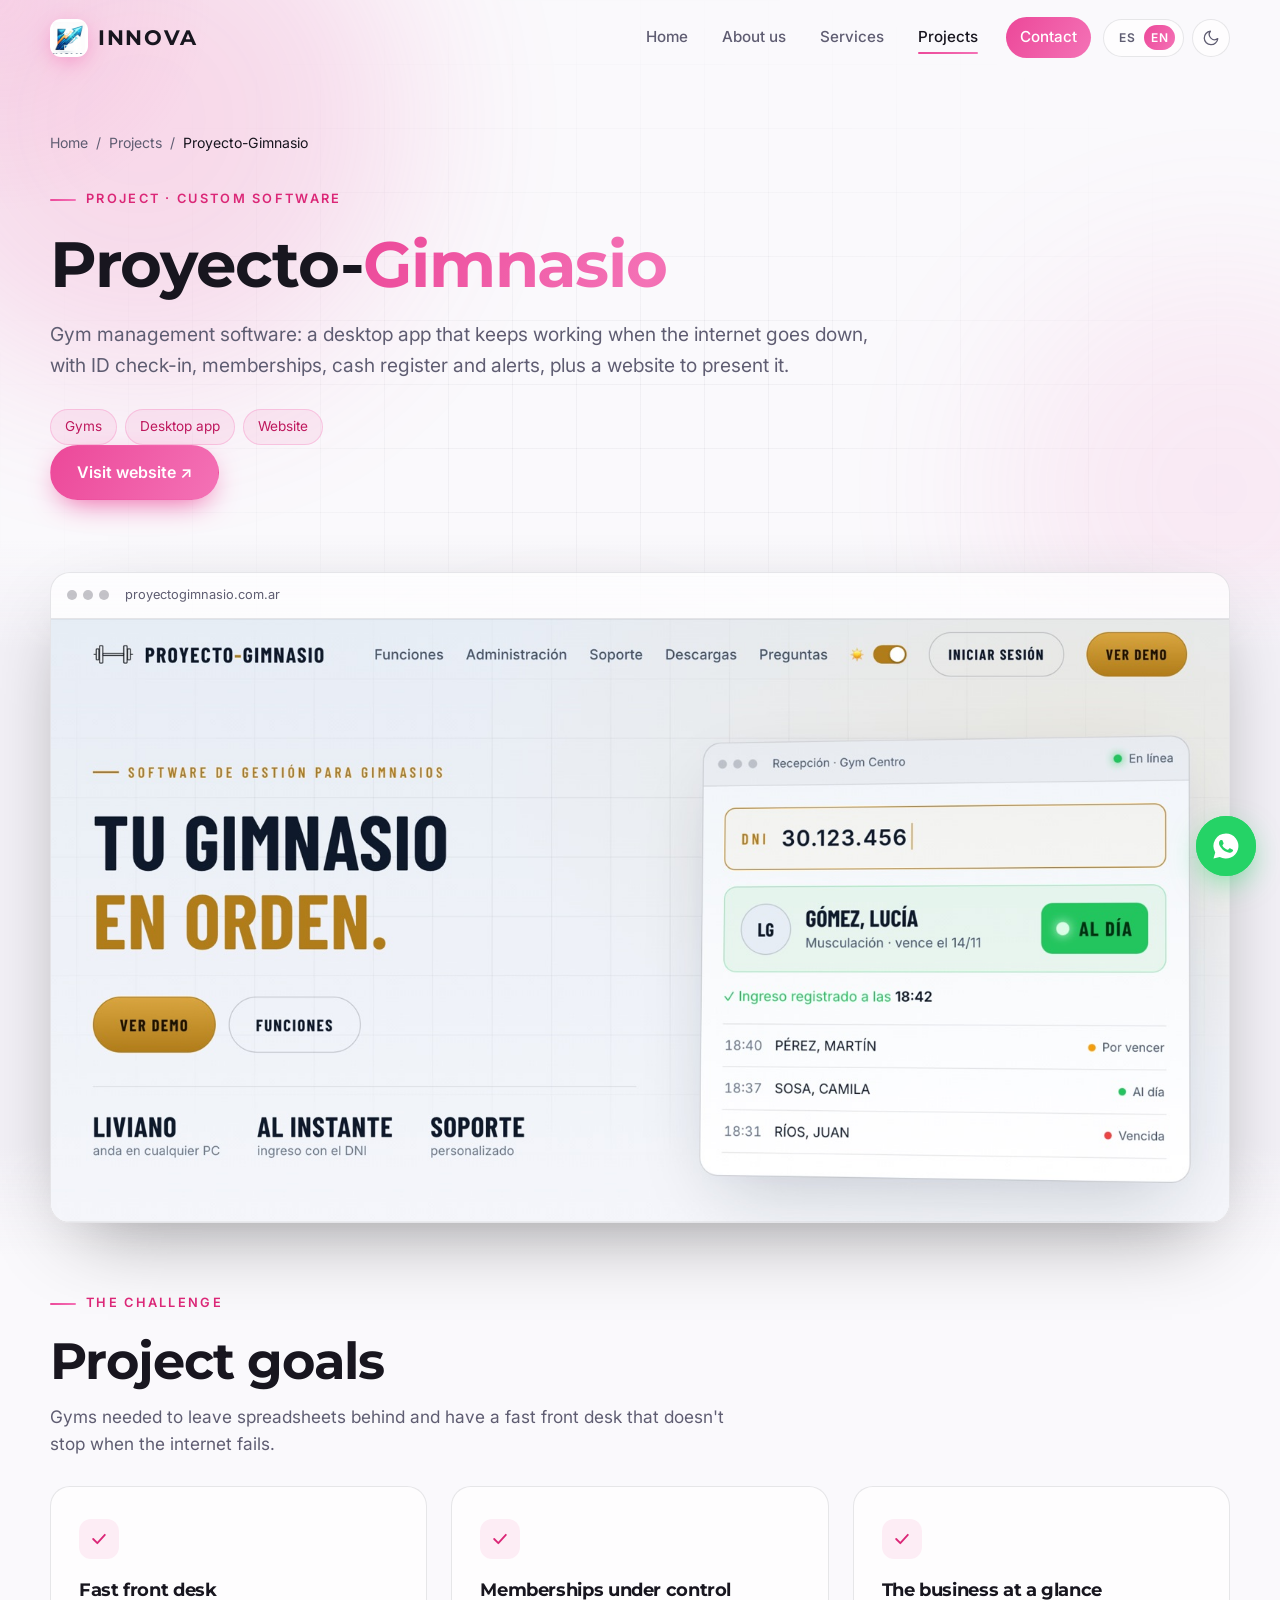
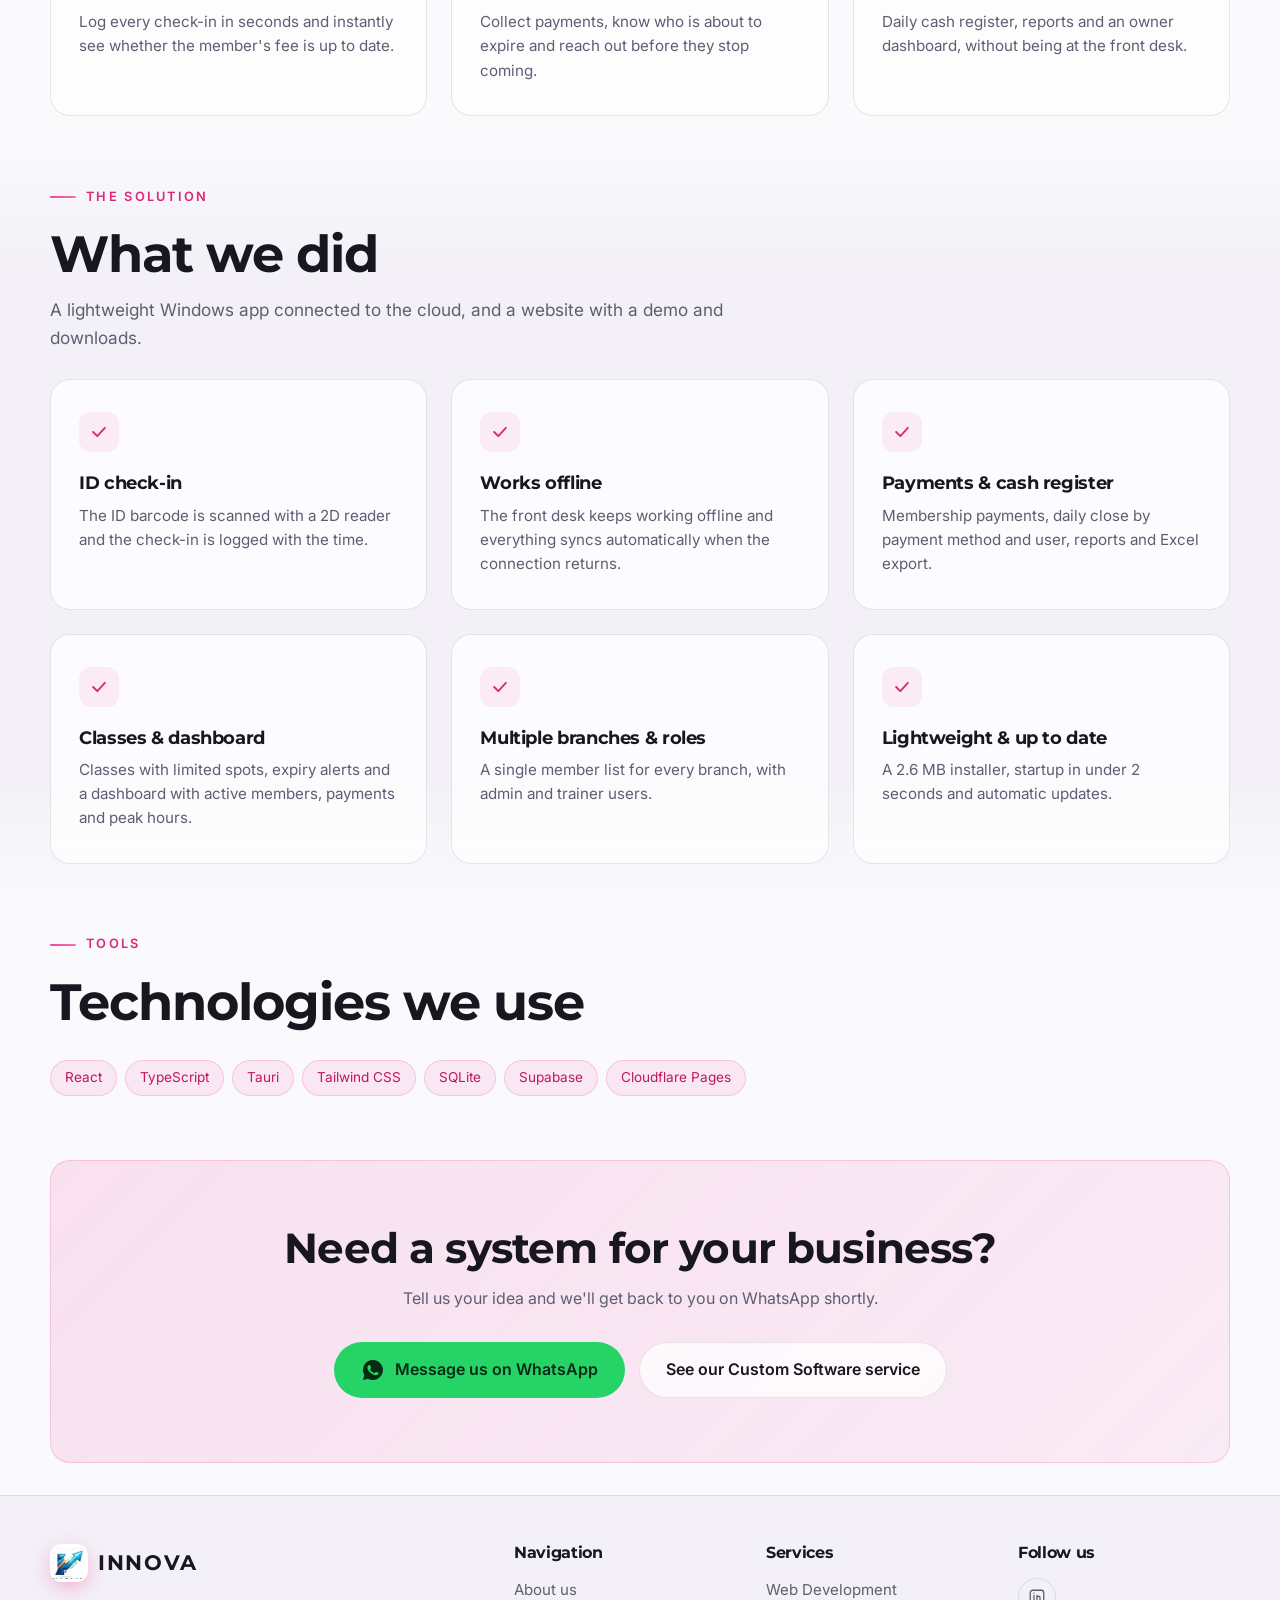
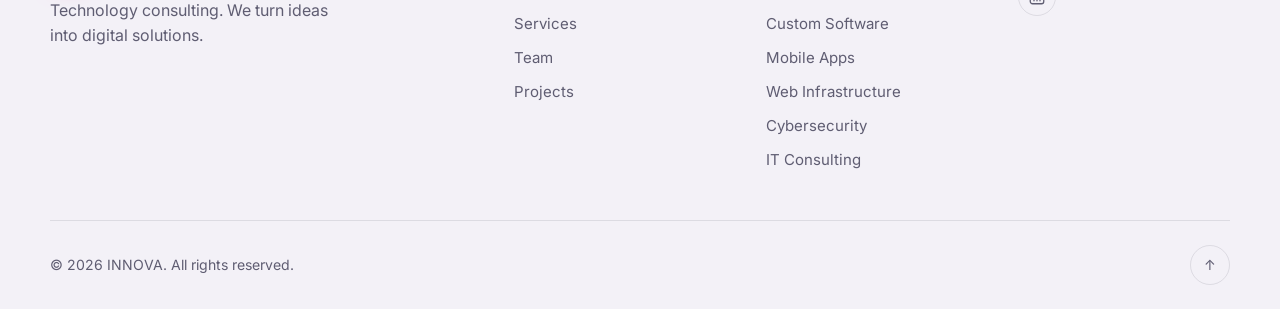
<file: proyectos/proyecto-gimnasio.html>
<!DOCTYPE html>
<html lang="es">
<head>
  <meta charset="UTF-8" />
  <meta name="viewport" content="width=device-width, initial-scale=1.0" />
  <title>Proyecto-Gimnasio | INNOVA</title>
  <meta name="description" content="Proyecto-Gimnasio: software de gestión para gimnasios que funciona sin internet, con su sitio web." />
  <link rel="preconnect" href="https://fonts.googleapis.com" />
  <link rel="preconnect" href="https://fonts.gstatic.com" crossorigin />
  <link href="https://fonts.googleapis.com/css2?family=Inter:wght@400;500;600&family=Montserrat:wght@500;600;700;800&display=swap" rel="stylesheet" />
  <link rel="icon" type="image/png" href="../img/logo-icono.png" />
  <link rel="stylesheet" href="../css/styles.css?v=3" />
  <script src="../js/translations.js?v=3"></script>
  <script src="../js/preferences.js?v=3"></script>
</head>
<body>
  <!-- Fondo animado -->
  <div class="bg" aria-hidden="true">
    <span class="blob blob--1"></span>
    <span class="blob blob--2"></span>
    <span class="blob blob--3"></span>
    <div class="grid-overlay"></div>
  </div>
  <div class="cursor-glow" aria-hidden="true"></div>
  <div class="progress" aria-hidden="true"></div>

  <!-- ===================== NAVEGACIÓN ===================== -->
  <header class="nav" id="nav">
    <div class="container nav__inner">
      <a href="../index.html#inicio" class="logo">
        <span class="logo__mark"><img src="../img/logo-icono.png" alt="" /></span>
        <span class="logo__text">INNOVA</span>
      </a>
      <nav class="nav__menu" id="menu" aria-label="Principal">
        <a href="../index.html#inicio" class="nav__link">Inicio</a>
        <a href="../nosotros.html" class="nav__link">Nosotros</a>
        <a href="../servicios.html" class="nav__link">Servicios</a>
        <a href="../proyectos.html" class="nav__link active">Proyectos</a>
        <a href="../contacto.html" class="nav__link nav__link--cta">Contacto</a>
      </nav>
      <div class="nav__prefs">
        <button type="button" class="pref-btn pref-btn--lang" id="langToggle">
          <span>ES</span><span>EN</span>
        </button>
        <button type="button" class="pref-btn" id="themeToggle">
          <svg class="icon-sun" viewBox="0 0 24 24"><circle cx="12" cy="12" r="4"/><path d="M12 2v2M12 20v2M4.9 4.9l1.4 1.4M17.7 17.7l1.4 1.4M2 12h2M20 12h2M4.9 19.1l1.4-1.4M17.7 6.3l1.4-1.4"/></svg>
          <svg class="icon-moon" viewBox="0 0 24 24"><path d="M21 12.8A9 9 0 1 1 11.2 3a7 7 0 0 0 9.8 9.8z"/></svg>
        </button>
      </div>
      <button class="nav__toggle" id="navToggle" aria-label="Abrir menú" aria-expanded="false" aria-controls="menu">
        <span></span><span></span><span></span>
      </button>
    </div>
  </header>

  <main>
    <!-- ===================== ENCABEZADO DEL PROYECTO ===================== -->
    <section class="page-hero">
      <div class="container">
        <nav class="breadcrumb reveal" aria-label="Ruta">
          <a href="../index.html">Inicio</a><span>/</span>
          <a href="../proyectos.html">Proyectos</a><span>/</span>
          <span aria-current="page">Proyecto-Gimnasio</span>
        </nav>
        <p class="eyebrow reveal">Proyecto · Software a Medida</p>
        <h1 class="page-hero__title reveal">Proyecto-<span class="gradient-text">Gimnasio</span></h1>
        <p class="hero__lead reveal">Software de gestión para gimnasios: una app de escritorio que funciona aunque se corte internet, con ingreso por DNI, cuotas, caja y avisos, y un sitio web para presentarla.</p>
        <ul class="tags reveal"><li>Gimnasios</li><li>App de escritorio</li><li>Sitio web</li></ul>
        <div class="hero__actions reveal">
          <a href="https://proyectogimnasio.com.ar" class="btn btn--primary magnetic" target="_blank" rel="noopener">Visitar sitio ↗</a>
        </div>
      </div>
    </section>

    <!-- ===================== CAPTURA ===================== -->
    <section class="section section--alt">
      <div class="container">
        <a class="case-shot reveal" href="https://proyectogimnasio.com.ar" target="_blank" rel="noopener" aria-label="Abrir el sitio de Proyecto-Gimnasio">
          <div class="case-shot__bar"><span></span><span></span><span></span><small>proyectogimnasio.com.ar</small></div>
          <img src="../img/proyectos/proyecto-gimnasio.jpg" alt="Página de inicio del sitio de Proyecto-Gimnasio" width="1600" height="819" />
        </a>
      </div>
    </section>

    <!-- ===================== OBJETIVOS ===================== -->
    <section class="section">
      <div class="container">
        <div class="section__head reveal">
          <p class="eyebrow">El desafío</p>
          <h2 class="section__title">Objetivos del proyecto</h2>
          <p class="section__lead">Los gimnasios necesitaban dejar las planillas y tener una recepción rápida que no se frene cuando falla internet.</p>
        </div>
        <div class="features">
          <article class="feature reveal">
            <span class="feature__check"><svg viewBox="0 0 24 24"><path d="m5 12 5 5 9-10"/></svg></span>
            <h3>Recepción ágil</h3>
            <p>Registrar cada ingreso en segundos y ver al instante si la cuota del socio está al día.</p>
          </article>
          <article class="feature reveal">
            <span class="feature__check"><svg viewBox="0 0 24 24"><path d="m5 12 5 5 9-10"/></svg></span>
            <h3>Cuotas bajo control</h3>
            <p>Cobrar, saber quién está por vencer y avisarle antes de que deje de venir.</p>
          </article>
          <article class="feature reveal">
            <span class="feature__check"><svg viewBox="0 0 24 24"><path d="m5 12 5 5 9-10"/></svg></span>
            <h3>El negocio a la vista</h3>
            <p>Caja diaria, reportes y un tablero para el dueño, sin estar en el mostrador.</p>
          </article>
        </div>
      </div>
    </section>

    <!-- ===================== QUÉ HICIMOS ===================== -->
    <section class="section section--alt">
      <div class="container">
        <div class="section__head reveal">
          <p class="eyebrow">La solución</p>
          <h2 class="section__title">Qué hicimos</h2>
          <p class="section__lead">Una app liviana para Windows, conectada a la nube, y un sitio web con demo y descargas.</p>
        </div>
        <div class="features">
          <article class="feature reveal">
            <span class="feature__check"><svg viewBox="0 0 24 24"><path d="m5 12 5 5 9-10"/></svg></span>
            <h3>Ingreso con el DNI</h3>
            <p>Se escanea el código del DNI con un lector 2D y el ingreso queda registrado con la hora.</p>
          </article>
          <article class="feature reveal">
            <span class="feature__check"><svg viewBox="0 0 24 24"><path d="m5 12 5 5 9-10"/></svg></span>
            <h3>Funciona sin internet</h3>
            <p>La recepción sigue andando sin conexión y todo se sincroniza solo cuando vuelve.</p>
          </article>
          <article class="feature reveal">
            <span class="feature__check"><svg viewBox="0 0 24 24"><path d="m5 12 5 5 9-10"/></svg></span>
            <h3>Cuotas y caja</h3>
            <p>Cobro de cuotas, cierre del día por método de pago y por usuario, reportes y exportación a Excel.</p>
          </article>
          <article class="feature reveal">
            <span class="feature__check"><svg viewBox="0 0 24 24"><path d="m5 12 5 5 9-10"/></svg></span>
            <h3>Clases y tablero</h3>
            <p>Clases con cupo, avisos de vencimiento y un tablero con socios activos, cobros y horarios pico.</p>
          </article>
          <article class="feature reveal">
            <span class="feature__check"><svg viewBox="0 0 24 24"><path d="m5 12 5 5 9-10"/></svg></span>
            <h3>Varias sedes y roles</h3>
            <p>Un solo padrón para todas las sucursales, con usuarios de administrador y de profesor.</p>
          </article>
          <article class="feature reveal">
            <span class="feature__check"><svg viewBox="0 0 24 24"><path d="m5 12 5 5 9-10"/></svg></span>
            <h3>Liviana y actualizada</h3>
            <p>Instalador de 2,6 MB, arranque en menos de 2 segundos y actualizaciones automáticas.</p>
          </article>
        </div>
      </div>
    </section>

    <!-- ===================== TECNOLOGÍAS ===================== -->
    <section class="section">
      <div class="container">
        <div class="section__head reveal">
          <p class="eyebrow">Herramientas</p>
          <h2 class="section__title">Tecnologías que usamos</h2>
        </div>
        <ul class="tags reveal"><li>React</li><li>TypeScript</li><li>Tauri</li><li>Tailwind CSS</li><li>SQLite</li><li>Supabase</li><li>Cloudflare Pages</li></ul>
      </div>
    </section>

    <!-- ===================== LLAMADO A LA ACCIÓN ===================== -->
    <section class="section">
      <div class="container">
        <div class="cta reveal">
          <h2>¿Necesitás un sistema para tu negocio?</h2>
          <p>Contanos tu idea y te respondemos por WhatsApp a la brevedad.</p>
          <div class="hero__actions">
            <a href="#" class="btn btn--whatsapp magnetic" data-wa="¡Hola INNOVA! Vi el proyecto Proyecto-Gimnasio y quisiera un sistema para mi negocio." target="_blank" rel="noopener">
              <svg viewBox="0 0 24 24"><path d="M12 2a10 10 0 0 0-8.6 15.1L2 22l5-1.3A10 10 0 1 0 12 2zm5.3 14.1c-.2.6-1.3 1.2-1.8 1.2-.5.1-1 .2-3.3-.7-2.8-1.1-4.5-3.9-4.7-4.1-.1-.2-1.1-1.5-1.1-2.8s.7-2 1-2.3c.2-.3.5-.3.7-.3h.5c.2 0 .4 0 .6.5l.8 2c.1.2.1.3 0 .5l-.4.6-.3.4c-.1.1-.3.3-.1.6.2.3.7 1.2 1.6 1.9 1.1 1 2 1.3 2.3 1.4.3.1.4.1.6-.1l.9-1c.2-.3.4-.2.6-.1l1.9.9c.3.1.5.2.5.3.1.2.1.6-.1 1.1z"/></svg>
              Escribinos por WhatsApp
            </a>
            <a href="../servicios/software-a-medida.html" class="btn btn--ghost">Ver servicio de Software a Medida</a>
          </div>
        </div>
      </div>
    </section>
  </main>

  <footer class="footer">
    <div class="container footer__grid">
      <div>
        <a href="../index.html#inicio" class="logo"><span class="logo__mark"><img src="../img/logo-icono.png" alt="" /></span><span class="logo__text">INNOVA</span></a>
        <p class="footer__text">Consultora de tecnología. Transformamos ideas en soluciones digitales.</p>
      </div>
      <div>
        <h4>Navegación</h4>
        <ul>
          <li><a href="../nosotros.html">Nosotros</a></li>
          <li><a href="../servicios.html">Servicios</a></li>
          <li><a href="../nosotros.html#equipo">Equipo</a></li>
          <li><a href="../proyectos.html">Proyectos</a></li>
        </ul>
      </div>
      <div>
        <h4>Servicios</h4>
        <ul>
          <li><a href="../servicios/desarrollo-web.html">Desarrollo Web</a></li>
          <li><a href="../servicios/software-a-medida.html">Software a Medida</a></li>
          <li><a href="../servicios/apps-moviles.html">Apps Móviles</a></li>
          <li><a href="../servicios/infraestructura-web.html">Infraestructura Web</a></li>
          <li><a href="../servicios/ciberseguridad.html">Ciberseguridad</a></li>
          <li><a href="../servicios/consultoria-it.html">Consultoría IT</a></li>
        </ul>
      </div>
      <div>
        <h4>Seguinos</h4>
        <div class="footer__social">
          <a href="https://www.linkedin.com/in/innova-consultora-tecnol%C3%B3gica-b8ab79437/" target="_blank" rel="noopener" aria-label="LinkedIn de INNOVA"><svg viewBox="0 0 24 24"><rect x="3" y="3" width="18" height="18" rx="3"/><path d="M8 10v7M8 7v.01M12 17v-4a2 2 0 0 1 4 0v4M12 10v7"/></svg></a>
        </div>
      </div>
    </div>
    <div class="container footer__bottom">
      <p>© <span id="year"></span> INNOVA. Todos los derechos reservados.</p>
      <a href="#" class="to-top" aria-label="Volver arriba">↑</a>
    </div>
  </footer>

  <!-- Botón flotante de WhatsApp -->
  <a class="wa-float" id="waFloat" href="#" target="_blank" rel="noopener" aria-label="Escribinos por WhatsApp">
    <svg viewBox="0 0 24 24"><path d="M12 2a10 10 0 0 0-8.6 15.1L2 22l5-1.3A10 10 0 1 0 12 2zm5.3 14.1c-.2.6-1.3 1.2-1.8 1.2-.5.1-1 .2-3.3-.7-2.8-1.1-4.5-3.9-4.7-4.1-.1-.2-1.1-1.5-1.1-2.8s.7-2 1-2.3c.2-.3.5-.3.7-.3h.5c.2 0 .4 0 .6.5l.8 2c.1.2.1.3 0 .5l-.4.6-.3.4c-.1.1-.3.3-.1.6.2.3.7 1.2 1.6 1.9 1.1 1 2 1.3 2.3 1.4.3.1.4.1.6-.1l.9-1c.2-.3.4-.2.6-.1l1.9.9c.3.1.5.2.5.3.1.2.1.6-.1 1.1z"/></svg>
  </a>

  <script src="../js/main.js?v=3"></script>
</body>
</html>
</file>
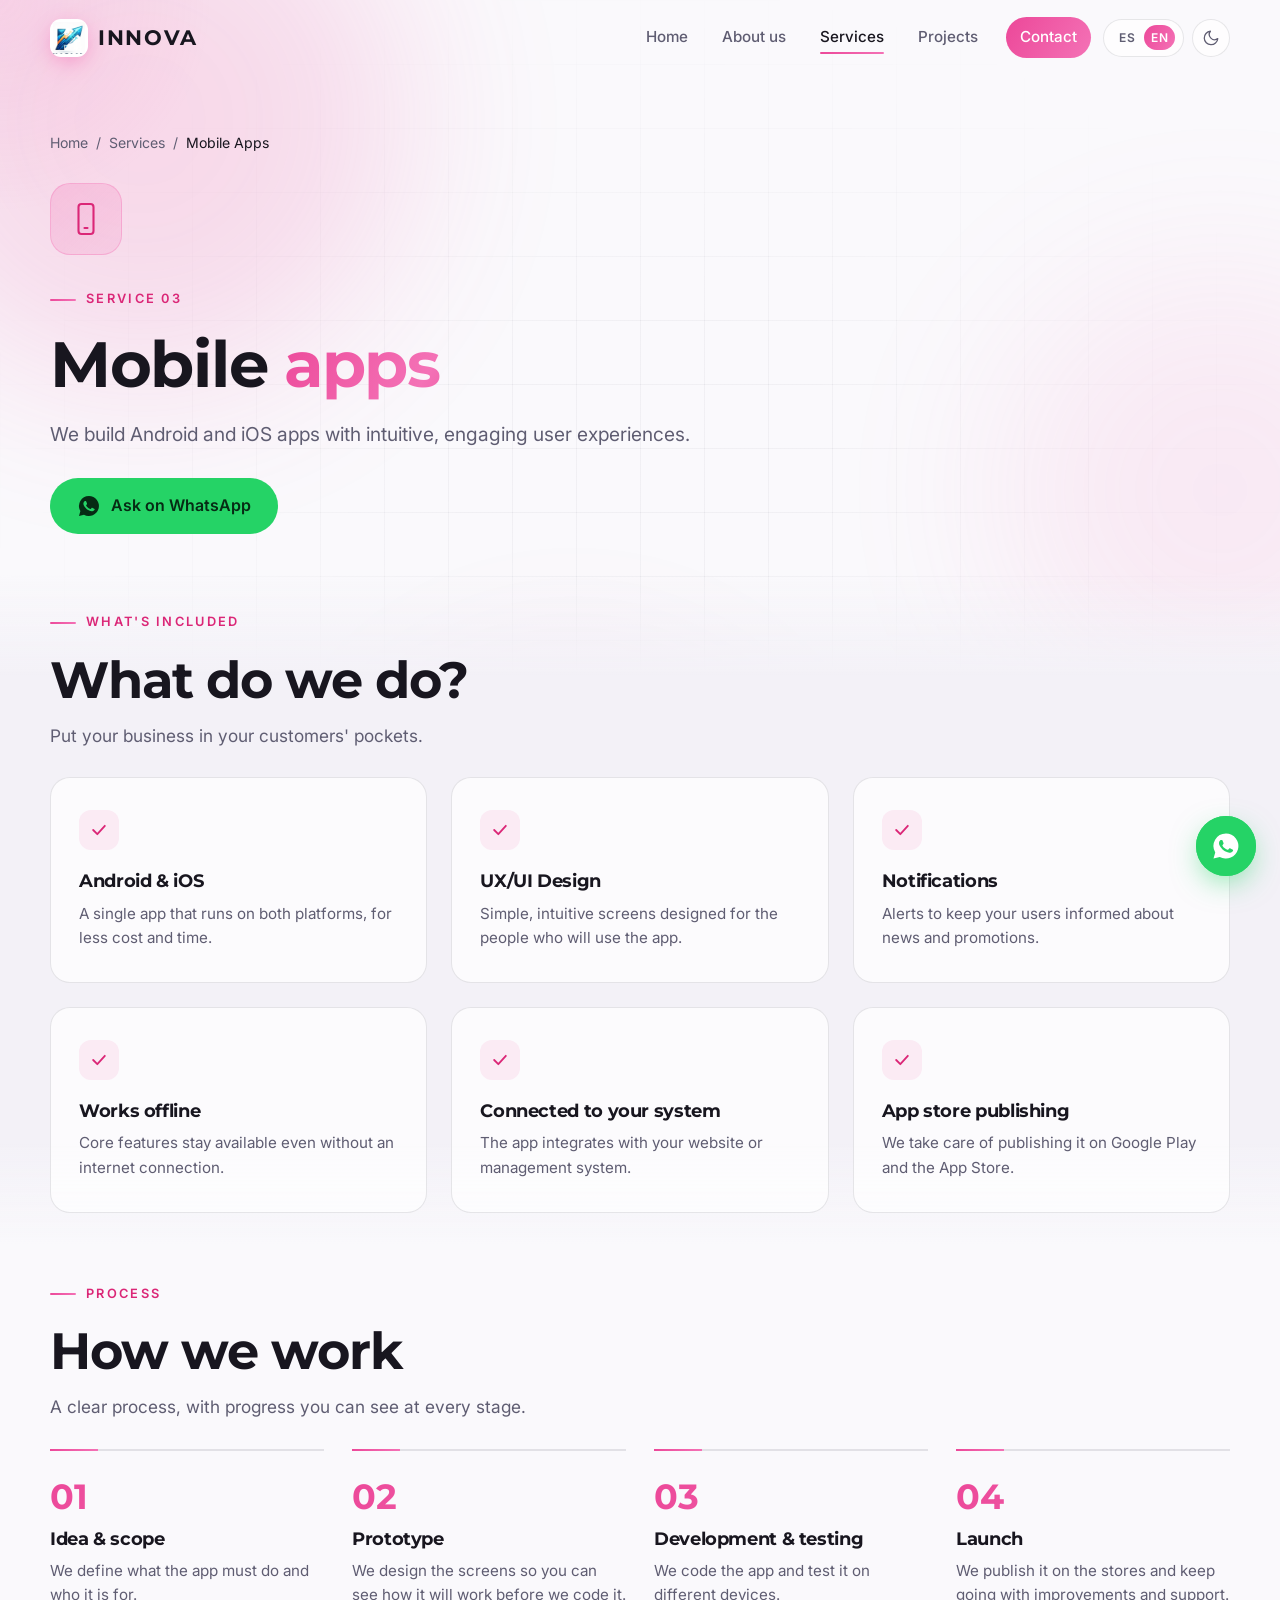
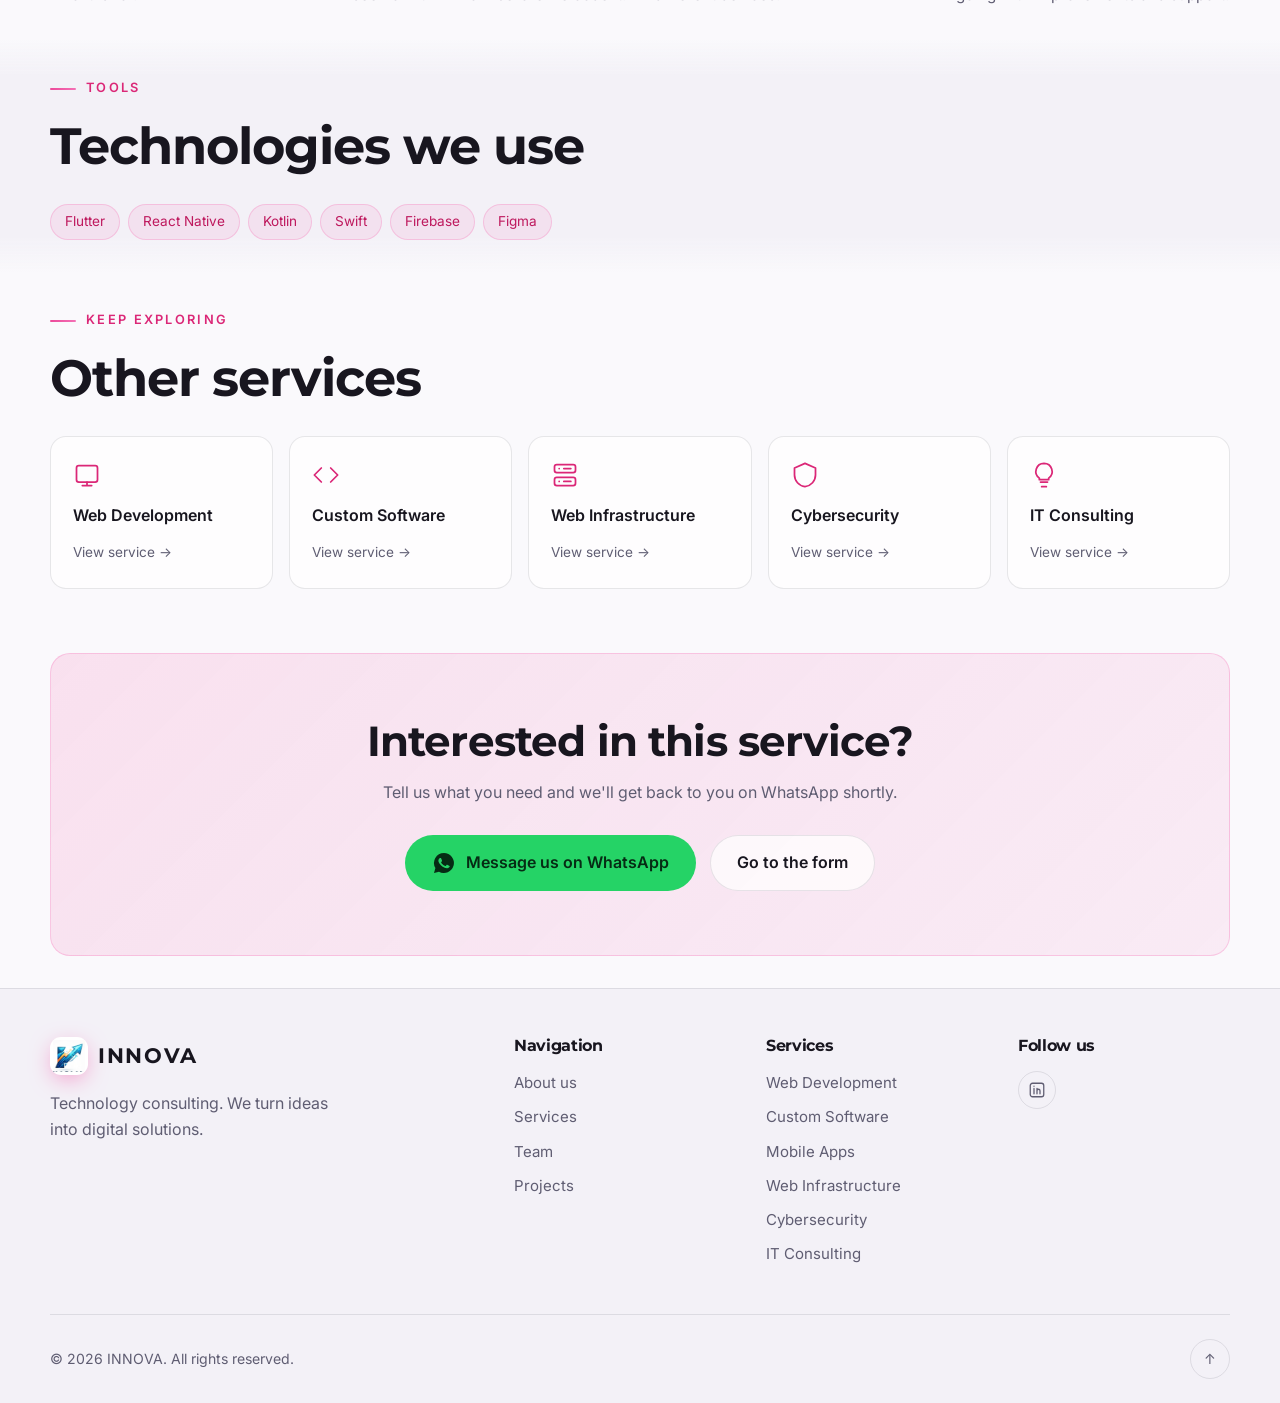
<file: servicios/apps-moviles.html>
<!DOCTYPE html>
<html lang="es">
<head>
  <meta charset="UTF-8" />
  <meta name="viewport" content="width=device-width, initial-scale=1.0" />
  <title>Apps Móviles | INNOVA</title>
  <meta name="description" content="Desarrollamos aplicaciones para Android e iOS con experiencias de usuario intuitivas y atractivas." />
  <link rel="preconnect" href="https://fonts.googleapis.com" />
  <link rel="preconnect" href="https://fonts.gstatic.com" crossorigin />
  <link href="https://fonts.googleapis.com/css2?family=Inter:wght@400;500;600&family=Montserrat:wght@500;600;700;800&display=swap" rel="stylesheet" />
  <link rel="icon" type="image/png" href="../img/logo-icono.png" />
  <link rel="stylesheet" href="../css/styles.css?v=3" />
  <script src="../js/translations.js?v=3"></script>
  <script src="../js/preferences.js?v=3"></script>
</head>
<body>
  <!-- Fondo animado -->
  <div class="bg" aria-hidden="true">
    <span class="blob blob--1"></span>
    <span class="blob blob--2"></span>
    <span class="blob blob--3"></span>
    <div class="grid-overlay"></div>
  </div>
  <div class="cursor-glow" aria-hidden="true"></div>
  <div class="progress" aria-hidden="true"></div>

  <!-- ===================== NAVEGACIÓN ===================== -->
  <header class="nav" id="nav">
    <div class="container nav__inner">
      <a href="../index.html#inicio" class="logo">
        <span class="logo__mark"><img src="../img/logo-icono.png" alt="" /></span>
        <span class="logo__text">INNOVA</span>
      </a>
      <nav class="nav__menu" id="menu" aria-label="Principal">
        <a href="../index.html#inicio" class="nav__link">Inicio</a>
        <a href="../nosotros.html" class="nav__link">Nosotros</a>
        <a href="../servicios.html" class="nav__link active">Servicios</a>
        <a href="../proyectos.html" class="nav__link">Proyectos</a>
        <a href="../contacto.html" class="nav__link nav__link--cta">Contacto</a>
      </nav>
      <div class="nav__prefs">
        <button type="button" class="pref-btn pref-btn--lang" id="langToggle">
          <span>ES</span><span>EN</span>
        </button>
        <button type="button" class="pref-btn" id="themeToggle">
          <svg class="icon-sun" viewBox="0 0 24 24"><circle cx="12" cy="12" r="4"/><path d="M12 2v2M12 20v2M4.9 4.9l1.4 1.4M17.7 17.7l1.4 1.4M2 12h2M20 12h2M4.9 19.1l1.4-1.4M17.7 6.3l1.4-1.4"/></svg>
          <svg class="icon-moon" viewBox="0 0 24 24"><path d="M21 12.8A9 9 0 1 1 11.2 3a7 7 0 0 0 9.8 9.8z"/></svg>
        </button>
      </div>
      <button class="nav__toggle" id="navToggle" aria-label="Abrir menú" aria-expanded="false" aria-controls="menu">
        <span></span><span></span><span></span>
      </button>
    </div>
  </header>

  <main>
    <!-- ===================== ENCABEZADO DEL SERVICIO ===================== -->
    <section class="page-hero">
      <div class="container">
        <nav class="breadcrumb reveal" aria-label="Ruta">
          <a href="../index.html">Inicio</a><span>/</span>
          <a href="../servicios.html">Servicios</a><span>/</span>
          <span aria-current="page">Apps Móviles</span>
        </nav>
        <div class="page-hero__icon reveal"><svg viewBox="0 0 24 24"><rect x="7" y="2" width="10" height="20" rx="2"/><path d="M11 18h2"/></svg></div>
        <p class="eyebrow reveal">Servicio 03</p>
        <h1 class="page-hero__title reveal" data-i18n>Apps <span class="gradient-text">móviles</span></h1>
        <p class="hero__lead reveal">Desarrollamos aplicaciones para Android e iOS con experiencias de usuario intuitivas y atractivas.</p>
        <div class="hero__actions reveal">
          <a href="#" class="btn btn--whatsapp magnetic" data-wa="¡Hola INNOVA! Quisiera consultar por el servicio de Apps Móviles." target="_blank" rel="noopener">
            <svg viewBox="0 0 24 24"><path d="M12 2a10 10 0 0 0-8.6 15.1L2 22l5-1.3A10 10 0 1 0 12 2zm5.3 14.1c-.2.6-1.3 1.2-1.8 1.2-.5.1-1 .2-3.3-.7-2.8-1.1-4.5-3.9-4.7-4.1-.1-.2-1.1-1.5-1.1-2.8s.7-2 1-2.3c.2-.3.5-.3.7-.3h.5c.2 0 .4 0 .6.5l.8 2c.1.2.1.3 0 .5l-.4.6-.3.4c-.1.1-.3.3-.1.6.2.3.7 1.2 1.6 1.9 1.1 1 2 1.3 2.3 1.4.3.1.4.1.6-.1l.9-1c.2-.3.4-.2.6-.1l1.9.9c.3.1.5.2.5.3.1.2.1.6-.1 1.1z"/></svg>
            Consultar por WhatsApp
          </a>
        </div>
      </div>
    </section>

    <!-- ===================== QUÉ INCLUYE ===================== -->
    <section class="section section--alt">
      <div class="container">
        <div class="section__head reveal">
          <p class="eyebrow">Qué incluye</p>
          <h2 class="section__title">¿Qué hacemos?</h2>
          <p class="section__lead">Llevá tu negocio al bolsillo de tus clientes.</p>
        </div>
        <div class="features">
          <article class="feature reveal">
            <span class="feature__check"><svg viewBox="0 0 24 24"><path d="m5 12 5 5 9-10"/></svg></span>
            <h3>Android e iOS</h3>
            <p>Una sola aplicación que funciona en los dos sistemas, con menos costo y tiempo.</p>
          </article>
          <article class="feature reveal">
            <span class="feature__check"><svg viewBox="0 0 24 24"><path d="m5 12 5 5 9-10"/></svg></span>
            <h3>Diseño UX/UI</h3>
            <p>Pantallas simples e intuitivas, pensadas para quien va a usar la app.</p>
          </article>
          <article class="feature reveal">
            <span class="feature__check"><svg viewBox="0 0 24 24"><path d="m5 12 5 5 9-10"/></svg></span>
            <h3>Notificaciones</h3>
            <p>Avisos para mantener a tus usuarios informados de novedades y promociones.</p>
          </article>
          <article class="feature reveal">
            <span class="feature__check"><svg viewBox="0 0 24 24"><path d="m5 12 5 5 9-10"/></svg></span>
            <h3>Funciona sin conexión</h3>
            <p>Las funciones principales siguen disponibles aunque no haya internet.</p>
          </article>
          <article class="feature reveal">
            <span class="feature__check"><svg viewBox="0 0 24 24"><path d="m5 12 5 5 9-10"/></svg></span>
            <h3>Conexión con tu sistema</h3>
            <p>La app se integra con tu web o tu sistema de gestión.</p>
          </article>
          <article class="feature reveal">
            <span class="feature__check"><svg viewBox="0 0 24 24"><path d="m5 12 5 5 9-10"/></svg></span>
            <h3>Publicación en tiendas</h3>
            <p>Nos encargamos de subirla a Google Play y a la App Store.</p>
          </article>
        </div>
      </div>
    </section>

    <!-- ===================== CÓMO TRABAJAMOS ===================== -->
    <section class="section">
      <div class="container">
        <div class="section__head reveal">
          <p class="eyebrow">Proceso</p>
          <h2 class="section__title">Cómo trabajamos</h2>
          <p class="section__lead">Un proceso claro, con avances que podés ver en cada etapa.</p>
        </div>
        <ol class="steps">
          <li class="step reveal">
            <span class="step__num">01</span>
            <h3>Idea y alcance</h3>
            <p>Definimos qué tiene que hacer la app y para quién es.</p>
          </li>
          <li class="step reveal">
            <span class="step__num">02</span>
            <h3>Prototipo</h3>
            <p>Diseñamos las pantallas para que puedas ver cómo va a funcionar antes de programarla.</p>
          </li>
          <li class="step reveal">
            <span class="step__num">03</span>
            <h3>Desarrollo y pruebas</h3>
            <p>Programamos la app y la probamos en distintos dispositivos.</p>
          </li>
          <li class="step reveal">
            <span class="step__num">04</span>
            <h3>Publicación</h3>
            <p>La publicamos en las tiendas y seguimos con mejoras y soporte.</p>
          </li>
        </ol>
      </div>
    </section>

    <!-- ===================== TECNOLOGÍAS ===================== -->
    <section class="section section--alt">
      <div class="container">
        <div class="section__head reveal">
          <p class="eyebrow">Herramientas</p>
          <h2 class="section__title">Tecnologías que usamos</h2>
        </div>
        <ul class="tags reveal"><li>Flutter</li><li>React Native</li><li>Kotlin</li><li>Swift</li><li>Firebase</li><li>Figma</li></ul>
      </div>
    </section>

    <!-- ===================== OTROS SERVICIOS ===================== -->
    <section class="section">
      <div class="container">
        <div class="section__head reveal">
          <p class="eyebrow">Seguí explorando</p>
          <h2 class="section__title">Otros servicios</h2>
        </div>
        <div class="others">
          <a class="other reveal" href="desarrollo-web.html">
            <svg viewBox="0 0 24 24"><rect x="3" y="4" width="18" height="14" rx="2"/><path d="M8 21h8M12 18v3"/></svg>
            <span>Desarrollo Web</span>
            <small>Ver servicio →</small>
          </a>
          <a class="other reveal" href="software-a-medida.html">
            <svg viewBox="0 0 24 24"><path d="m8 6-6 6 6 6M16 6l6 6-6 6"/></svg>
            <span>Software a Medida</span>
            <small>Ver servicio →</small>
          </a>
          <a class="other reveal" href="infraestructura-web.html">
            <svg viewBox="0 0 24 24"><rect x="3" y="3" width="18" height="7" rx="2"/><rect x="3" y="14" width="18" height="7" rx="2"/><path d="M7 6.5h.01M7 17.5h.01M11 6.5h6M11 17.5h6"/></svg>
            <span>Infraestructura Web</span>
            <small>Ver servicio →</small>
          </a>
          <a class="other reveal" href="ciberseguridad.html">
            <svg viewBox="0 0 24 24"><path d="M12 2 3 6v6c0 5 3.8 9.3 9 10 5.2-.7 9-5 9-10V6l-9-4z"/></svg>
            <span>Ciberseguridad</span>
            <small>Ver servicio →</small>
          </a>
          <a class="other reveal" href="consultoria-it.html">
            <svg viewBox="0 0 24 24"><path d="M9 18h6M10 22h4M12 2a7 7 0 0 0-4 12.7V16h8v-1.3A7 7 0 0 0 12 2z"/></svg>
            <span>Consultoría IT</span>
            <small>Ver servicio →</small>
          </a>
        </div>
      </div>
    </section>

    <!-- ===================== LLAMADO A LA ACCIÓN ===================== -->
    <section class="section">
      <div class="container">
        <div class="cta reveal">
          <h2>¿Te interesa este servicio?</h2>
          <p>Contanos qué necesitás y te respondemos por WhatsApp a la brevedad.</p>
          <div class="hero__actions">
            <a href="#" class="btn btn--whatsapp magnetic" data-wa="¡Hola INNOVA! Quisiera consultar por el servicio de Apps Móviles." target="_blank" rel="noopener">
              <svg viewBox="0 0 24 24"><path d="M12 2a10 10 0 0 0-8.6 15.1L2 22l5-1.3A10 10 0 1 0 12 2zm5.3 14.1c-.2.6-1.3 1.2-1.8 1.2-.5.1-1 .2-3.3-.7-2.8-1.1-4.5-3.9-4.7-4.1-.1-.2-1.1-1.5-1.1-2.8s.7-2 1-2.3c.2-.3.5-.3.7-.3h.5c.2 0 .4 0 .6.5l.8 2c.1.2.1.3 0 .5l-.4.6-.3.4c-.1.1-.3.3-.1.6.2.3.7 1.2 1.6 1.9 1.1 1 2 1.3 2.3 1.4.3.1.4.1.6-.1l.9-1c.2-.3.4-.2.6-.1l1.9.9c.3.1.5.2.5.3.1.2.1.6-.1 1.1z"/></svg>
              Escribinos por WhatsApp
            </a>
            <a href="../contacto.html" class="btn btn--ghost">Ir al formulario</a>
          </div>
        </div>
      </div>
    </section>
  </main>

  <footer class="footer">
    <div class="container footer__grid">
      <div>
        <a href="../index.html#inicio" class="logo"><span class="logo__mark"><img src="../img/logo-icono.png" alt="" /></span><span class="logo__text">INNOVA</span></a>
        <p class="footer__text">Consultora de tecnología. Transformamos ideas en soluciones digitales.</p>
      </div>
      <div>
        <h4>Navegación</h4>
        <ul>
          <li><a href="../nosotros.html">Nosotros</a></li>
          <li><a href="../servicios.html">Servicios</a></li>
          <li><a href="../nosotros.html#equipo">Equipo</a></li>
          <li><a href="../proyectos.html">Proyectos</a></li>
        </ul>
      </div>
      <div>
        <h4>Servicios</h4>
        <ul>
          <li><a href="desarrollo-web.html">Desarrollo Web</a></li>
          <li><a href="software-a-medida.html">Software a Medida</a></li>
          <li><a href="apps-moviles.html">Apps Móviles</a></li>
          <li><a href="infraestructura-web.html">Infraestructura Web</a></li>
          <li><a href="ciberseguridad.html">Ciberseguridad</a></li>
          <li><a href="consultoria-it.html">Consultoría IT</a></li>
        </ul>
      </div>
      <div>
        <h4>Seguinos</h4>
        <div class="footer__social">
          <a href="https://www.linkedin.com/in/innova-consultora-tecnol%C3%B3gica-b8ab79437/" target="_blank" rel="noopener" aria-label="LinkedIn de INNOVA"><svg viewBox="0 0 24 24"><rect x="3" y="3" width="18" height="18" rx="3"/><path d="M8 10v7M8 7v.01M12 17v-4a2 2 0 0 1 4 0v4M12 10v7"/></svg></a>
        </div>
      </div>
    </div>
    <div class="container footer__bottom">
      <p>© <span id="year"></span> INNOVA. Todos los derechos reservados.</p>
      <a href="#" class="to-top" aria-label="Volver arriba">↑</a>
    </div>
  </footer>

  <!-- Botón flotante de WhatsApp -->
  <a class="wa-float" id="waFloat" href="#" target="_blank" rel="noopener" aria-label="Escribinos por WhatsApp">
    <svg viewBox="0 0 24 24"><path d="M12 2a10 10 0 0 0-8.6 15.1L2 22l5-1.3A10 10 0 1 0 12 2zm5.3 14.1c-.2.6-1.3 1.2-1.8 1.2-.5.1-1 .2-3.3-.7-2.8-1.1-4.5-3.9-4.7-4.1-.1-.2-1.1-1.5-1.1-2.8s.7-2 1-2.3c.2-.3.5-.3.7-.3h.5c.2 0 .4 0 .6.5l.8 2c.1.2.1.3 0 .5l-.4.6-.3.4c-.1.1-.3.3-.1.6.2.3.7 1.2 1.6 1.9 1.1 1 2 1.3 2.3 1.4.3.1.4.1.6-.1l.9-1c.2-.3.4-.2.6-.1l1.9.9c.3.1.5.2.5.3.1.2.1.6-.1 1.1z"/></svg>
  </a>

  <script src="../js/main.js?v=3"></script>
</body>
</html>
</file>
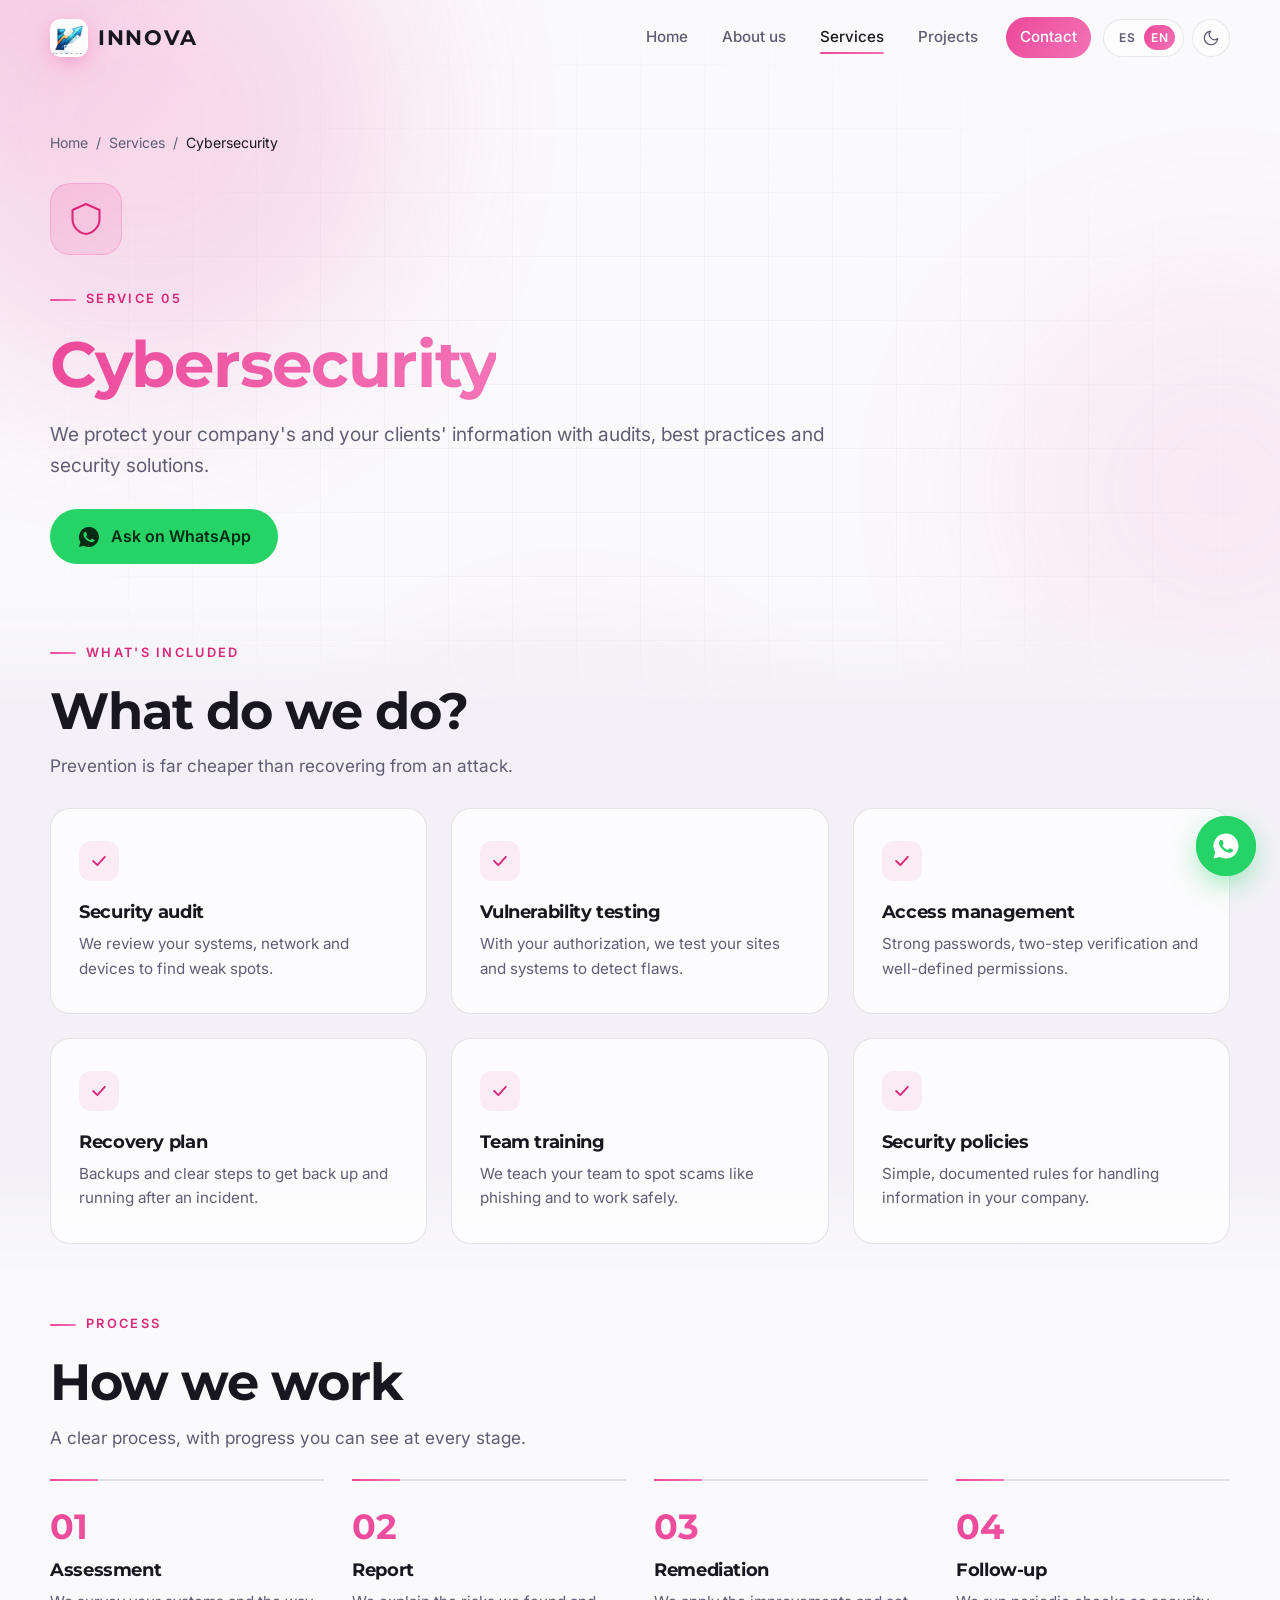
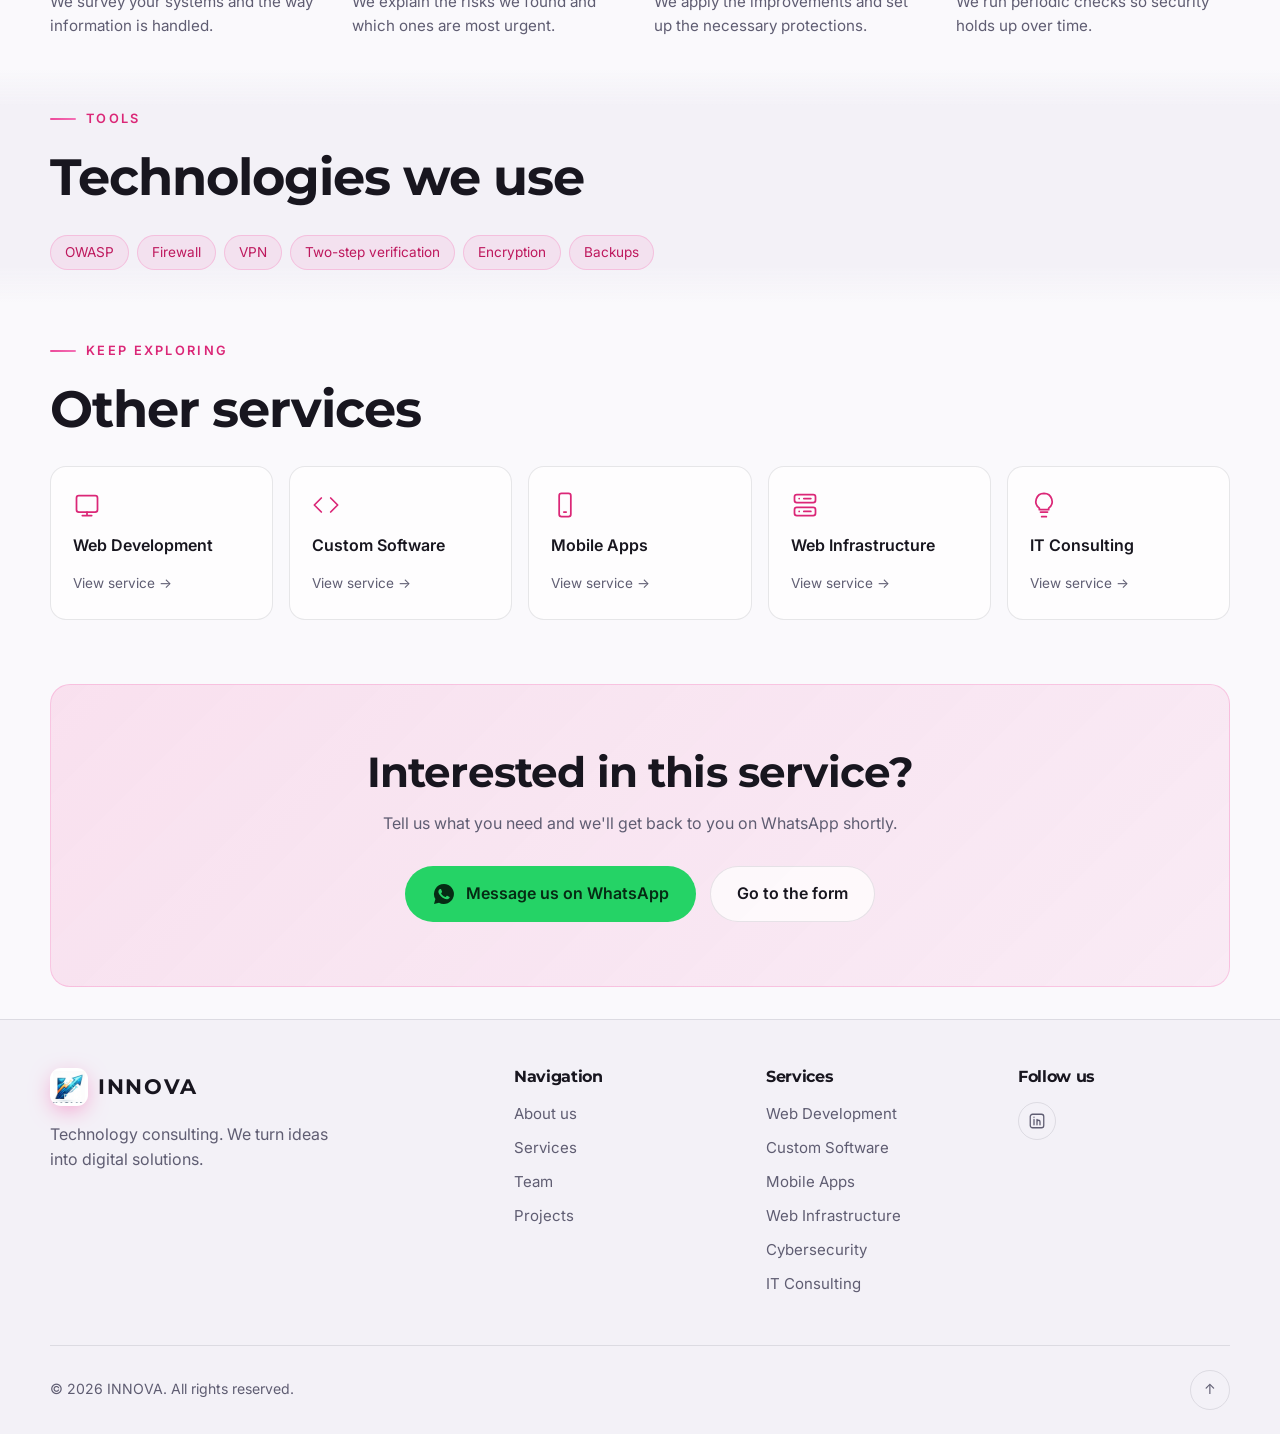
<file: servicios/ciberseguridad.html>
<!DOCTYPE html>
<html lang="es">
<head>
  <meta charset="UTF-8" />
  <meta name="viewport" content="width=device-width, initial-scale=1.0" />
  <title>Ciberseguridad | INNOVA</title>
  <meta name="description" content="Protegemos la información de tu empresa y de tus clientes con auditorías, buenas prácticas y soluciones de seguridad." />
  <link rel="preconnect" href="https://fonts.googleapis.com" />
  <link rel="preconnect" href="https://fonts.gstatic.com" crossorigin />
  <link href="https://fonts.googleapis.com/css2?family=Inter:wght@400;500;600&family=Montserrat:wght@500;600;700;800&display=swap" rel="stylesheet" />
  <link rel="icon" type="image/png" href="../img/logo-icono.png" />
  <link rel="stylesheet" href="../css/styles.css?v=3" />
  <script src="../js/translations.js?v=3"></script>
  <script src="../js/preferences.js?v=3"></script>
</head>
<body>
  <!-- Fondo animado -->
  <div class="bg" aria-hidden="true">
    <span class="blob blob--1"></span>
    <span class="blob blob--2"></span>
    <span class="blob blob--3"></span>
    <div class="grid-overlay"></div>
  </div>
  <div class="cursor-glow" aria-hidden="true"></div>
  <div class="progress" aria-hidden="true"></div>

  <!-- ===================== NAVEGACIÓN ===================== -->
  <header class="nav" id="nav">
    <div class="container nav__inner">
      <a href="../index.html#inicio" class="logo">
        <span class="logo__mark"><img src="../img/logo-icono.png" alt="" /></span>
        <span class="logo__text">INNOVA</span>
      </a>
      <nav class="nav__menu" id="menu" aria-label="Principal">
        <a href="../index.html#inicio" class="nav__link">Inicio</a>
        <a href="../nosotros.html" class="nav__link">Nosotros</a>
        <a href="../servicios.html" class="nav__link active">Servicios</a>
        <a href="../proyectos.html" class="nav__link">Proyectos</a>
        <a href="../contacto.html" class="nav__link nav__link--cta">Contacto</a>
      </nav>
      <div class="nav__prefs">
        <button type="button" class="pref-btn pref-btn--lang" id="langToggle">
          <span>ES</span><span>EN</span>
        </button>
        <button type="button" class="pref-btn" id="themeToggle">
          <svg class="icon-sun" viewBox="0 0 24 24"><circle cx="12" cy="12" r="4"/><path d="M12 2v2M12 20v2M4.9 4.9l1.4 1.4M17.7 17.7l1.4 1.4M2 12h2M20 12h2M4.9 19.1l1.4-1.4M17.7 6.3l1.4-1.4"/></svg>
          <svg class="icon-moon" viewBox="0 0 24 24"><path d="M21 12.8A9 9 0 1 1 11.2 3a7 7 0 0 0 9.8 9.8z"/></svg>
        </button>
      </div>
      <button class="nav__toggle" id="navToggle" aria-label="Abrir menú" aria-expanded="false" aria-controls="menu">
        <span></span><span></span><span></span>
      </button>
    </div>
  </header>

  <main>
    <!-- ===================== ENCABEZADO DEL SERVICIO ===================== -->
    <section class="page-hero">
      <div class="container">
        <nav class="breadcrumb reveal" aria-label="Ruta">
          <a href="../index.html">Inicio</a><span>/</span>
          <a href="../servicios.html">Servicios</a><span>/</span>
          <span aria-current="page">Ciberseguridad</span>
        </nav>
        <div class="page-hero__icon reveal"><svg viewBox="0 0 24 24"><path d="M12 2 3 6v6c0 5 3.8 9.3 9 10 5.2-.7 9-5 9-10V6l-9-4z"/></svg></div>
        <p class="eyebrow reveal">Servicio 05</p>
        <h1 class="page-hero__title reveal"><span class="gradient-text">Ciberseguridad</span></h1>
        <p class="hero__lead reveal">Protegemos la información de tu empresa y de tus clientes con auditorías, buenas prácticas y soluciones de seguridad.</p>
        <div class="hero__actions reveal">
          <a href="#" class="btn btn--whatsapp magnetic" data-wa="¡Hola INNOVA! Quisiera consultar por el servicio de Ciberseguridad." target="_blank" rel="noopener">
            <svg viewBox="0 0 24 24"><path d="M12 2a10 10 0 0 0-8.6 15.1L2 22l5-1.3A10 10 0 1 0 12 2zm5.3 14.1c-.2.6-1.3 1.2-1.8 1.2-.5.1-1 .2-3.3-.7-2.8-1.1-4.5-3.9-4.7-4.1-.1-.2-1.1-1.5-1.1-2.8s.7-2 1-2.3c.2-.3.5-.3.7-.3h.5c.2 0 .4 0 .6.5l.8 2c.1.2.1.3 0 .5l-.4.6-.3.4c-.1.1-.3.3-.1.6.2.3.7 1.2 1.6 1.9 1.1 1 2 1.3 2.3 1.4.3.1.4.1.6-.1l.9-1c.2-.3.4-.2.6-.1l1.9.9c.3.1.5.2.5.3.1.2.1.6-.1 1.1z"/></svg>
            Consultar por WhatsApp
          </a>
        </div>
      </div>
    </section>

    <!-- ===================== QUÉ INCLUYE ===================== -->
    <section class="section section--alt">
      <div class="container">
        <div class="section__head reveal">
          <p class="eyebrow">Qué incluye</p>
          <h2 class="section__title">¿Qué hacemos?</h2>
          <p class="section__lead">Prevenir es mucho más barato que recuperarse de un ataque.</p>
        </div>
        <div class="features">
          <article class="feature reveal">
            <span class="feature__check"><svg viewBox="0 0 24 24"><path d="m5 12 5 5 9-10"/></svg></span>
            <h3>Auditoría de seguridad</h3>
            <p>Revisamos tus sistemas, tu red y tus equipos para encontrar puntos débiles.</p>
          </article>
          <article class="feature reveal">
            <span class="feature__check"><svg viewBox="0 0 24 24"><path d="m5 12 5 5 9-10"/></svg></span>
            <h3>Pruebas de vulnerabilidades</h3>
            <p>Analizamos tus sitios y sistemas, con tu autorización, para detectar fallas.</p>
          </article>
          <article class="feature reveal">
            <span class="feature__check"><svg viewBox="0 0 24 24"><path d="m5 12 5 5 9-10"/></svg></span>
            <h3>Gestión de accesos</h3>
            <p>Contraseñas seguras, verificación en dos pasos y permisos bien definidos.</p>
          </article>
          <article class="feature reveal">
            <span class="feature__check"><svg viewBox="0 0 24 24"><path d="m5 12 5 5 9-10"/></svg></span>
            <h3>Plan de recuperación</h3>
            <p>Copias de seguridad y pasos claros para volver a funcionar ante un incidente.</p>
          </article>
          <article class="feature reveal">
            <span class="feature__check"><svg viewBox="0 0 24 24"><path d="m5 12 5 5 9-10"/></svg></span>
            <h3>Capacitación del equipo</h3>
            <p>Enseñamos a reconocer engaños como el phishing y a trabajar de forma segura.</p>
          </article>
          <article class="feature reveal">
            <span class="feature__check"><svg viewBox="0 0 24 24"><path d="m5 12 5 5 9-10"/></svg></span>
            <h3>Políticas de seguridad</h3>
            <p>Reglas simples y documentadas para el uso de la información en tu empresa.</p>
          </article>
        </div>
      </div>
    </section>

    <!-- ===================== CÓMO TRABAJAMOS ===================== -->
    <section class="section">
      <div class="container">
        <div class="section__head reveal">
          <p class="eyebrow">Proceso</p>
          <h2 class="section__title">Cómo trabajamos</h2>
          <p class="section__lead">Un proceso claro, con avances que podés ver en cada etapa.</p>
        </div>
        <ol class="steps">
          <li class="step reveal">
            <span class="step__num">01</span>
            <h3>Evaluación</h3>
            <p>Relevamos tus sistemas y la forma en que se maneja la información.</p>
          </li>
          <li class="step reveal">
            <span class="step__num">02</span>
            <h3>Informe</h3>
            <p>Te explicamos los riesgos encontrados y cuáles son más urgentes.</p>
          </li>
          <li class="step reveal">
            <span class="step__num">03</span>
            <h3>Corrección</h3>
            <p>Aplicamos las mejoras y configuramos las protecciones necesarias.</p>
          </li>
          <li class="step reveal">
            <span class="step__num">04</span>
            <h3>Seguimiento</h3>
            <p>Hacemos controles periódicos para que la seguridad se mantenga en el tiempo.</p>
          </li>
        </ol>
      </div>
    </section>

    <!-- ===================== TECNOLOGÍAS ===================== -->
    <section class="section section--alt">
      <div class="container">
        <div class="section__head reveal">
          <p class="eyebrow">Herramientas</p>
          <h2 class="section__title">Tecnologías que usamos</h2>
        </div>
        <ul class="tags reveal"><li>OWASP</li><li>Firewall</li><li>VPN</li><li>Verificación en dos pasos</li><li>Cifrado</li><li>Backups</li></ul>
      </div>
    </section>

    <!-- ===================== OTROS SERVICIOS ===================== -->
    <section class="section">
      <div class="container">
        <div class="section__head reveal">
          <p class="eyebrow">Seguí explorando</p>
          <h2 class="section__title">Otros servicios</h2>
        </div>
        <div class="others">
          <a class="other reveal" href="desarrollo-web.html">
            <svg viewBox="0 0 24 24"><rect x="3" y="4" width="18" height="14" rx="2"/><path d="M8 21h8M12 18v3"/></svg>
            <span>Desarrollo Web</span>
            <small>Ver servicio →</small>
          </a>
          <a class="other reveal" href="software-a-medida.html">
            <svg viewBox="0 0 24 24"><path d="m8 6-6 6 6 6M16 6l6 6-6 6"/></svg>
            <span>Software a Medida</span>
            <small>Ver servicio →</small>
          </a>
          <a class="other reveal" href="apps-moviles.html">
            <svg viewBox="0 0 24 24"><rect x="7" y="2" width="10" height="20" rx="2"/><path d="M11 18h2"/></svg>
            <span>Apps Móviles</span>
            <small>Ver servicio →</small>
          </a>
          <a class="other reveal" href="infraestructura-web.html">
            <svg viewBox="0 0 24 24"><rect x="3" y="3" width="18" height="7" rx="2"/><rect x="3" y="14" width="18" height="7" rx="2"/><path d="M7 6.5h.01M7 17.5h.01M11 6.5h6M11 17.5h6"/></svg>
            <span>Infraestructura Web</span>
            <small>Ver servicio →</small>
          </a>
          <a class="other reveal" href="consultoria-it.html">
            <svg viewBox="0 0 24 24"><path d="M9 18h6M10 22h4M12 2a7 7 0 0 0-4 12.7V16h8v-1.3A7 7 0 0 0 12 2z"/></svg>
            <span>Consultoría IT</span>
            <small>Ver servicio →</small>
          </a>
        </div>
      </div>
    </section>

    <!-- ===================== LLAMADO A LA ACCIÓN ===================== -->
    <section class="section">
      <div class="container">
        <div class="cta reveal">
          <h2>¿Te interesa este servicio?</h2>
          <p>Contanos qué necesitás y te respondemos por WhatsApp a la brevedad.</p>
          <div class="hero__actions">
            <a href="#" class="btn btn--whatsapp magnetic" data-wa="¡Hola INNOVA! Quisiera consultar por el servicio de Ciberseguridad." target="_blank" rel="noopener">
              <svg viewBox="0 0 24 24"><path d="M12 2a10 10 0 0 0-8.6 15.1L2 22l5-1.3A10 10 0 1 0 12 2zm5.3 14.1c-.2.6-1.3 1.2-1.8 1.2-.5.1-1 .2-3.3-.7-2.8-1.1-4.5-3.9-4.7-4.1-.1-.2-1.1-1.5-1.1-2.8s.7-2 1-2.3c.2-.3.5-.3.7-.3h.5c.2 0 .4 0 .6.5l.8 2c.1.2.1.3 0 .5l-.4.6-.3.4c-.1.1-.3.3-.1.6.2.3.7 1.2 1.6 1.9 1.1 1 2 1.3 2.3 1.4.3.1.4.1.6-.1l.9-1c.2-.3.4-.2.6-.1l1.9.9c.3.1.5.2.5.3.1.2.1.6-.1 1.1z"/></svg>
              Escribinos por WhatsApp
            </a>
            <a href="../contacto.html" class="btn btn--ghost">Ir al formulario</a>
          </div>
        </div>
      </div>
    </section>
  </main>

  <footer class="footer">
    <div class="container footer__grid">
      <div>
        <a href="../index.html#inicio" class="logo"><span class="logo__mark"><img src="../img/logo-icono.png" alt="" /></span><span class="logo__text">INNOVA</span></a>
        <p class="footer__text">Consultora de tecnología. Transformamos ideas en soluciones digitales.</p>
      </div>
      <div>
        <h4>Navegación</h4>
        <ul>
          <li><a href="../nosotros.html">Nosotros</a></li>
          <li><a href="../servicios.html">Servicios</a></li>
          <li><a href="../nosotros.html#equipo">Equipo</a></li>
          <li><a href="../proyectos.html">Proyectos</a></li>
        </ul>
      </div>
      <div>
        <h4>Servicios</h4>
        <ul>
          <li><a href="desarrollo-web.html">Desarrollo Web</a></li>
          <li><a href="software-a-medida.html">Software a Medida</a></li>
          <li><a href="apps-moviles.html">Apps Móviles</a></li>
          <li><a href="infraestructura-web.html">Infraestructura Web</a></li>
          <li><a href="ciberseguridad.html">Ciberseguridad</a></li>
          <li><a href="consultoria-it.html">Consultoría IT</a></li>
        </ul>
      </div>
      <div>
        <h4>Seguinos</h4>
        <div class="footer__social">
          <a href="https://www.linkedin.com/in/innova-consultora-tecnol%C3%B3gica-b8ab79437/" target="_blank" rel="noopener" aria-label="LinkedIn de INNOVA"><svg viewBox="0 0 24 24"><rect x="3" y="3" width="18" height="18" rx="3"/><path d="M8 10v7M8 7v.01M12 17v-4a2 2 0 0 1 4 0v4M12 10v7"/></svg></a>
        </div>
      </div>
    </div>
    <div class="container footer__bottom">
      <p>© <span id="year"></span> INNOVA. Todos los derechos reservados.</p>
      <a href="#" class="to-top" aria-label="Volver arriba">↑</a>
    </div>
  </footer>

  <!-- Botón flotante de WhatsApp -->
  <a class="wa-float" id="waFloat" href="#" target="_blank" rel="noopener" aria-label="Escribinos por WhatsApp">
    <svg viewBox="0 0 24 24"><path d="M12 2a10 10 0 0 0-8.6 15.1L2 22l5-1.3A10 10 0 1 0 12 2zm5.3 14.1c-.2.6-1.3 1.2-1.8 1.2-.5.1-1 .2-3.3-.7-2.8-1.1-4.5-3.9-4.7-4.1-.1-.2-1.1-1.5-1.1-2.8s.7-2 1-2.3c.2-.3.5-.3.7-.3h.5c.2 0 .4 0 .6.5l.8 2c.1.2.1.3 0 .5l-.4.6-.3.4c-.1.1-.3.3-.1.6.2.3.7 1.2 1.6 1.9 1.1 1 2 1.3 2.3 1.4.3.1.4.1.6-.1l.9-1c.2-.3.4-.2.6-.1l1.9.9c.3.1.5.2.5.3.1.2.1.6-.1 1.1z"/></svg>
  </a>

  <script src="../js/main.js?v=3"></script>
</body>
</html>
</file>
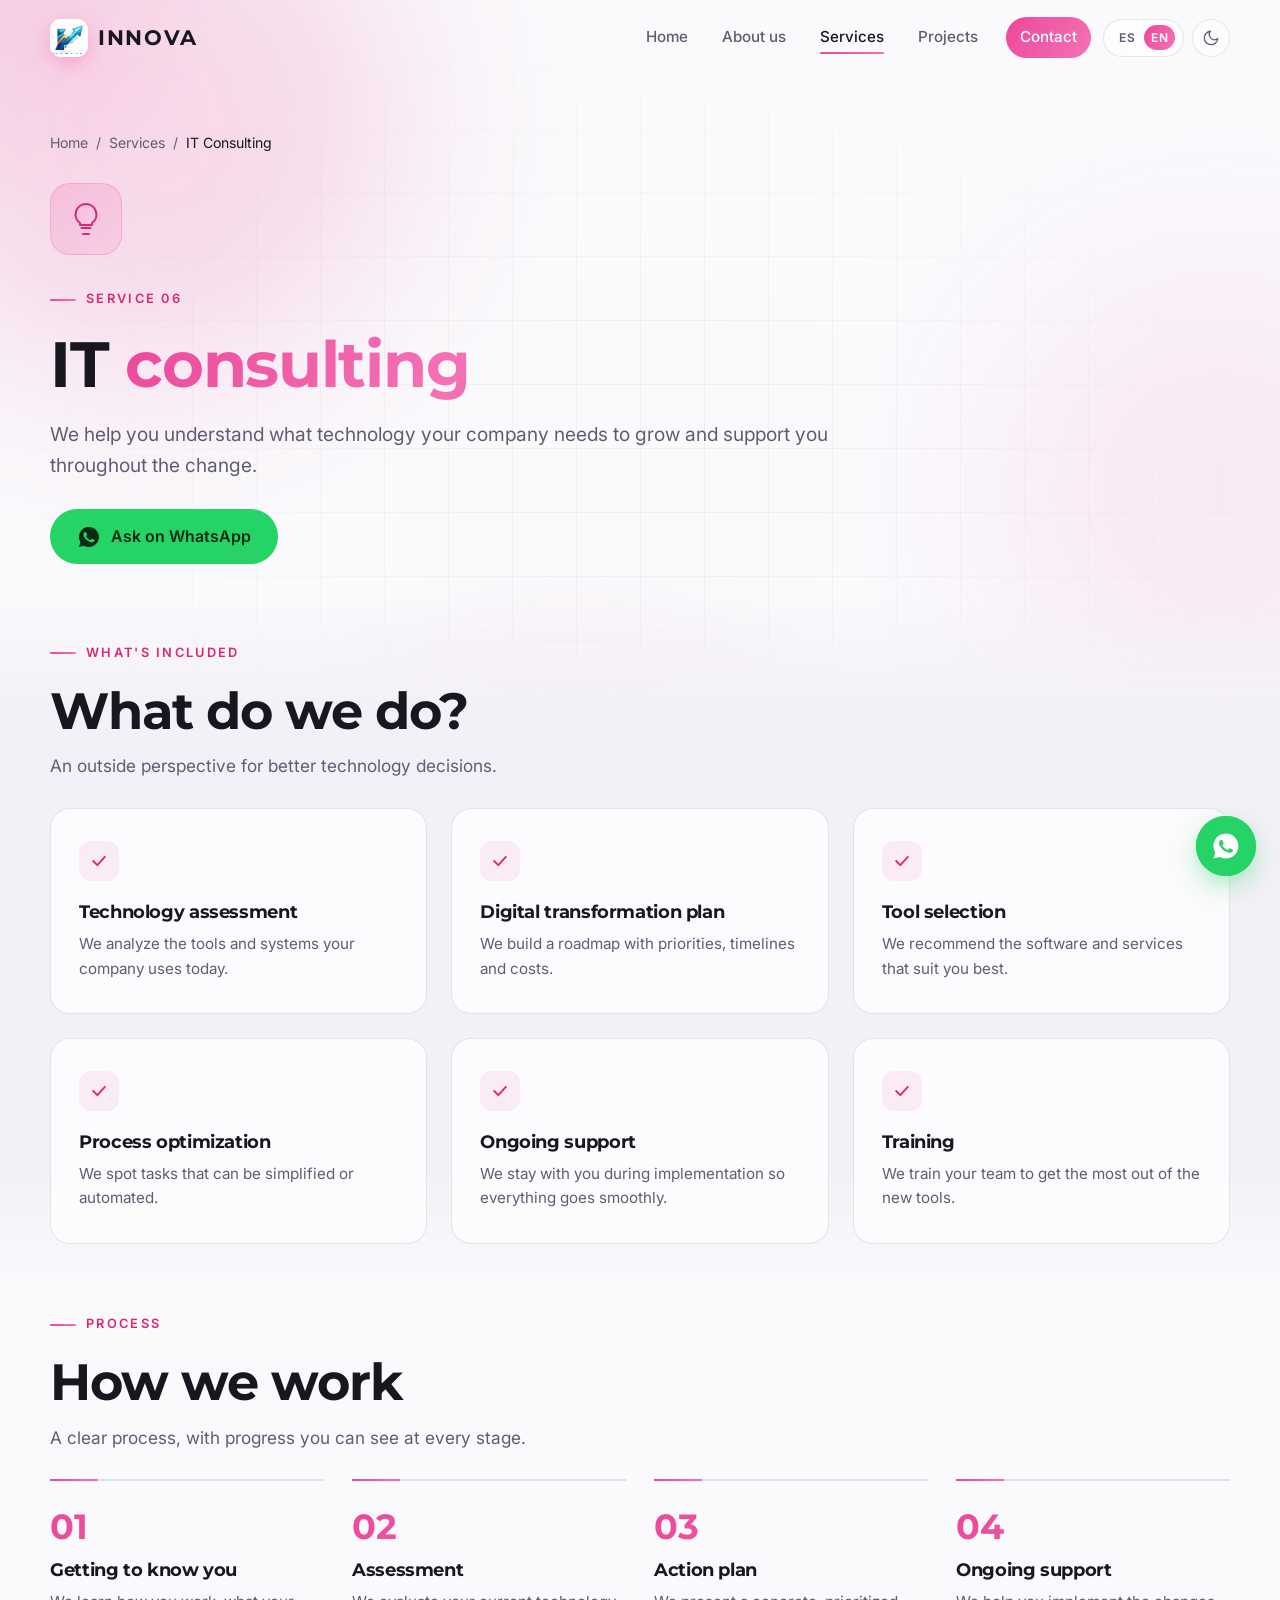
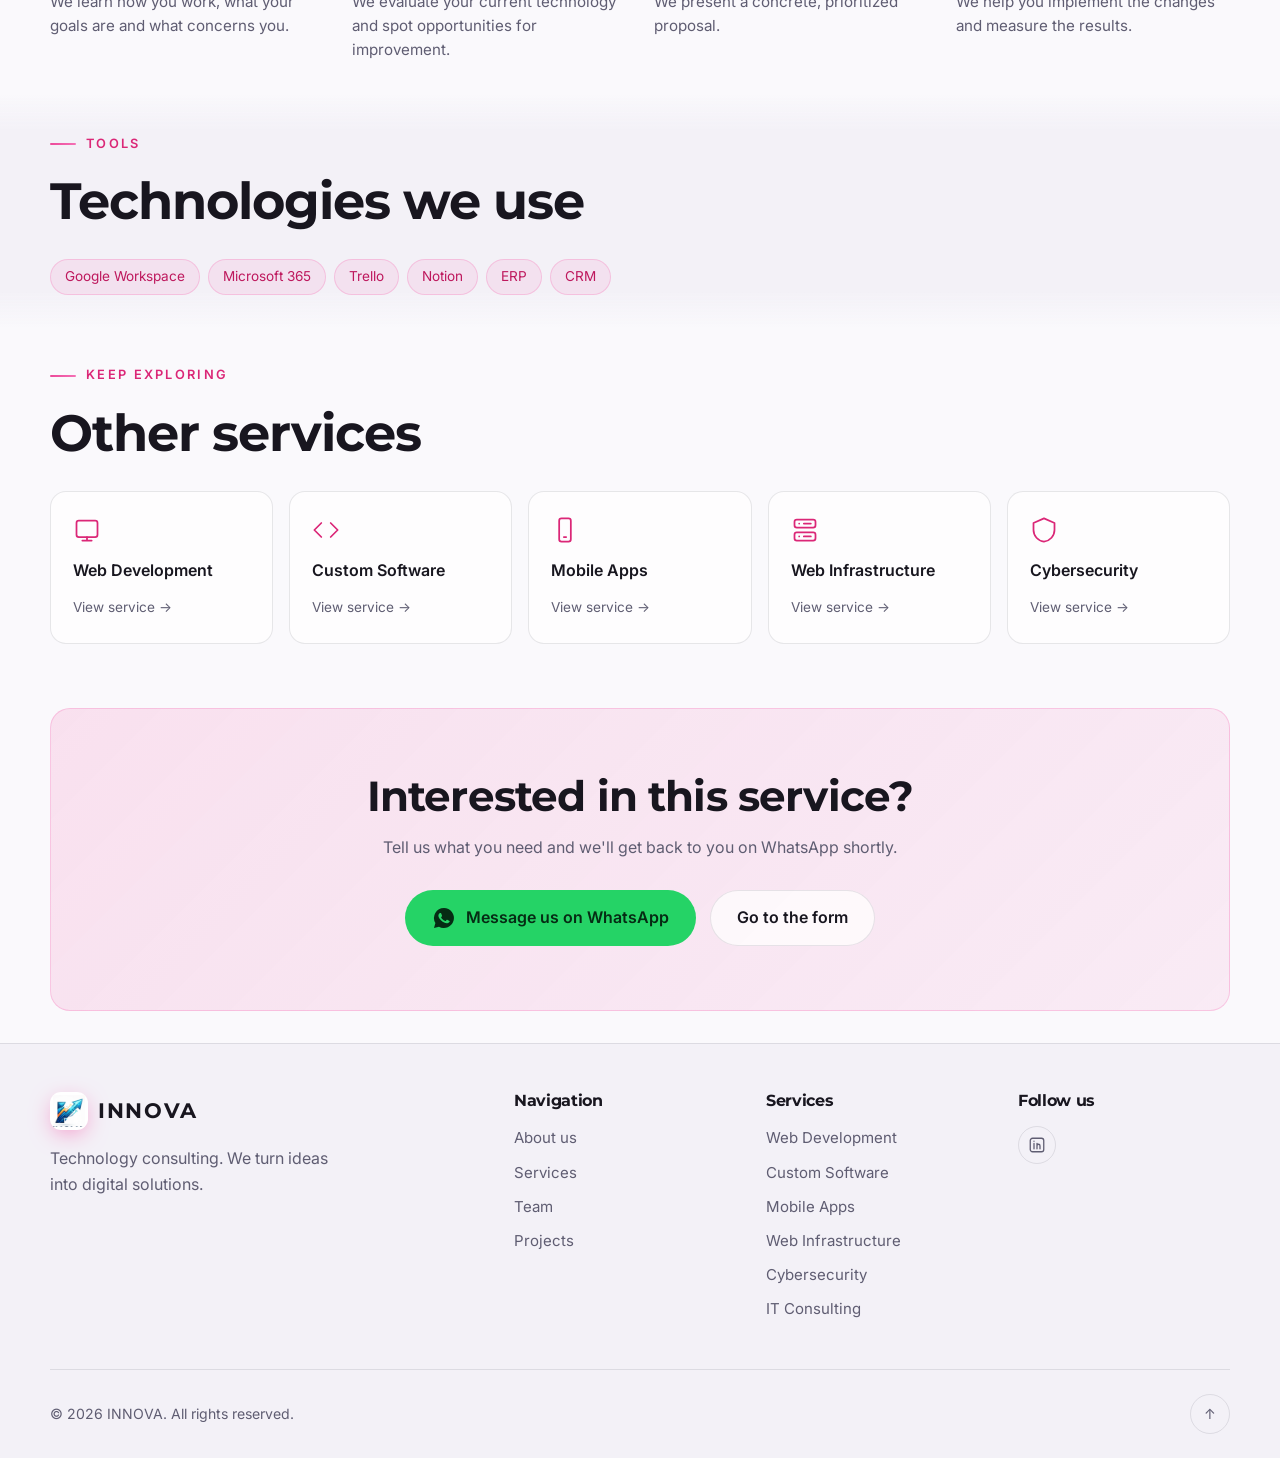
<file: servicios/consultoria-it.html>
<!DOCTYPE html>
<html lang="es">
<head>
  <meta charset="UTF-8" />
  <meta name="viewport" content="width=device-width, initial-scale=1.0" />
  <title>Consultoría IT | INNOVA</title>
  <meta name="description" content="Te ayudamos a entender qué tecnología necesita tu empresa para crecer y te acompañamos en todo el proceso de cambio." />
  <link rel="preconnect" href="https://fonts.googleapis.com" />
  <link rel="preconnect" href="https://fonts.gstatic.com" crossorigin />
  <link href="https://fonts.googleapis.com/css2?family=Inter:wght@400;500;600&family=Montserrat:wght@500;600;700;800&display=swap" rel="stylesheet" />
  <link rel="icon" type="image/png" href="../img/logo-icono.png" />
  <link rel="stylesheet" href="../css/styles.css?v=3" />
  <script src="../js/translations.js?v=3"></script>
  <script src="../js/preferences.js?v=3"></script>
</head>
<body>
  <!-- Fondo animado -->
  <div class="bg" aria-hidden="true">
    <span class="blob blob--1"></span>
    <span class="blob blob--2"></span>
    <span class="blob blob--3"></span>
    <div class="grid-overlay"></div>
  </div>
  <div class="cursor-glow" aria-hidden="true"></div>
  <div class="progress" aria-hidden="true"></div>

  <!-- ===================== NAVEGACIÓN ===================== -->
  <header class="nav" id="nav">
    <div class="container nav__inner">
      <a href="../index.html#inicio" class="logo">
        <span class="logo__mark"><img src="../img/logo-icono.png" alt="" /></span>
        <span class="logo__text">INNOVA</span>
      </a>
      <nav class="nav__menu" id="menu" aria-label="Principal">
        <a href="../index.html#inicio" class="nav__link">Inicio</a>
        <a href="../nosotros.html" class="nav__link">Nosotros</a>
        <a href="../servicios.html" class="nav__link active">Servicios</a>
        <a href="../proyectos.html" class="nav__link">Proyectos</a>
        <a href="../contacto.html" class="nav__link nav__link--cta">Contacto</a>
      </nav>
      <div class="nav__prefs">
        <button type="button" class="pref-btn pref-btn--lang" id="langToggle">
          <span>ES</span><span>EN</span>
        </button>
        <button type="button" class="pref-btn" id="themeToggle">
          <svg class="icon-sun" viewBox="0 0 24 24"><circle cx="12" cy="12" r="4"/><path d="M12 2v2M12 20v2M4.9 4.9l1.4 1.4M17.7 17.7l1.4 1.4M2 12h2M20 12h2M4.9 19.1l1.4-1.4M17.7 6.3l1.4-1.4"/></svg>
          <svg class="icon-moon" viewBox="0 0 24 24"><path d="M21 12.8A9 9 0 1 1 11.2 3a7 7 0 0 0 9.8 9.8z"/></svg>
        </button>
      </div>
      <button class="nav__toggle" id="navToggle" aria-label="Abrir menú" aria-expanded="false" aria-controls="menu">
        <span></span><span></span><span></span>
      </button>
    </div>
  </header>

  <main>
    <!-- ===================== ENCABEZADO DEL SERVICIO ===================== -->
    <section class="page-hero">
      <div class="container">
        <nav class="breadcrumb reveal" aria-label="Ruta">
          <a href="../index.html">Inicio</a><span>/</span>
          <a href="../servicios.html">Servicios</a><span>/</span>
          <span aria-current="page">Consultoría IT</span>
        </nav>
        <div class="page-hero__icon reveal"><svg viewBox="0 0 24 24"><path d="M9 18h6M10 22h4M12 2a7 7 0 0 0-4 12.7V16h8v-1.3A7 7 0 0 0 12 2z"/></svg></div>
        <p class="eyebrow reveal">Servicio 06</p>
        <h1 class="page-hero__title reveal" data-i18n>Consultoría <span class="gradient-text">IT</span></h1>
        <p class="hero__lead reveal">Te ayudamos a entender qué tecnología necesita tu empresa para crecer y te acompañamos en todo el proceso de cambio.</p>
        <div class="hero__actions reveal">
          <a href="#" class="btn btn--whatsapp magnetic" data-wa="¡Hola INNOVA! Quisiera consultar por el servicio de Consultoría IT." target="_blank" rel="noopener">
            <svg viewBox="0 0 24 24"><path d="M12 2a10 10 0 0 0-8.6 15.1L2 22l5-1.3A10 10 0 1 0 12 2zm5.3 14.1c-.2.6-1.3 1.2-1.8 1.2-.5.1-1 .2-3.3-.7-2.8-1.1-4.5-3.9-4.7-4.1-.1-.2-1.1-1.5-1.1-2.8s.7-2 1-2.3c.2-.3.5-.3.7-.3h.5c.2 0 .4 0 .6.5l.8 2c.1.2.1.3 0 .5l-.4.6-.3.4c-.1.1-.3.3-.1.6.2.3.7 1.2 1.6 1.9 1.1 1 2 1.3 2.3 1.4.3.1.4.1.6-.1l.9-1c.2-.3.4-.2.6-.1l1.9.9c.3.1.5.2.5.3.1.2.1.6-.1 1.1z"/></svg>
            Consultar por WhatsApp
          </a>
        </div>
      </div>
    </section>

    <!-- ===================== QUÉ INCLUYE ===================== -->
    <section class="section section--alt">
      <div class="container">
        <div class="section__head reveal">
          <p class="eyebrow">Qué incluye</p>
          <h2 class="section__title">¿Qué hacemos?</h2>
          <p class="section__lead">Una mirada externa para tomar mejores decisiones tecnológicas.</p>
        </div>
        <div class="features">
          <article class="feature reveal">
            <span class="feature__check"><svg viewBox="0 0 24 24"><path d="m5 12 5 5 9-10"/></svg></span>
            <h3>Diagnóstico tecnológico</h3>
            <p>Analizamos las herramientas y sistemas que usa tu empresa hoy.</p>
          </article>
          <article class="feature reveal">
            <span class="feature__check"><svg viewBox="0 0 24 24"><path d="m5 12 5 5 9-10"/></svg></span>
            <h3>Plan de transformación digital</h3>
            <p>Armamos una hoja de ruta con prioridades, tiempos y costos.</p>
          </article>
          <article class="feature reveal">
            <span class="feature__check"><svg viewBox="0 0 24 24"><path d="m5 12 5 5 9-10"/></svg></span>
            <h3>Selección de herramientas</h3>
            <p>Te recomendamos el software y los servicios que mejor se adaptan a vos.</p>
          </article>
          <article class="feature reveal">
            <span class="feature__check"><svg viewBox="0 0 24 24"><path d="m5 12 5 5 9-10"/></svg></span>
            <h3>Optimización de procesos</h3>
            <p>Detectamos tareas que se pueden simplificar o automatizar.</p>
          </article>
          <article class="feature reveal">
            <span class="feature__check"><svg viewBox="0 0 24 24"><path d="m5 12 5 5 9-10"/></svg></span>
            <h3>Acompañamiento</h3>
            <p>Te acompañamos durante la implementación para que todo salga bien.</p>
          </article>
          <article class="feature reveal">
            <span class="feature__check"><svg viewBox="0 0 24 24"><path d="m5 12 5 5 9-10"/></svg></span>
            <h3>Capacitación</h3>
            <p>Formamos a tu equipo para que aproveche al máximo las nuevas herramientas.</p>
          </article>
        </div>
      </div>
    </section>

    <!-- ===================== CÓMO TRABAJAMOS ===================== -->
    <section class="section">
      <div class="container">
        <div class="section__head reveal">
          <p class="eyebrow">Proceso</p>
          <h2 class="section__title">Cómo trabajamos</h2>
          <p class="section__lead">Un proceso claro, con avances que podés ver en cada etapa.</p>
        </div>
        <ol class="steps">
          <li class="step reveal">
            <span class="step__num">01</span>
            <h3>Conocer tu empresa</h3>
            <p>Entendemos cómo trabajan, qué objetivos tienen y qué les preocupa.</p>
          </li>
          <li class="step reveal">
            <span class="step__num">02</span>
            <h3>Diagnóstico</h3>
            <p>Evaluamos la tecnología actual y detectamos oportunidades de mejora.</p>
          </li>
          <li class="step reveal">
            <span class="step__num">03</span>
            <h3>Plan de acción</h3>
            <p>Te presentamos una propuesta concreta y priorizada.</p>
          </li>
          <li class="step reveal">
            <span class="step__num">04</span>
            <h3>Acompañamiento</h3>
            <p>Te ayudamos a implementar los cambios y medimos los resultados.</p>
          </li>
        </ol>
      </div>
    </section>

    <!-- ===================== TECNOLOGÍAS ===================== -->
    <section class="section section--alt">
      <div class="container">
        <div class="section__head reveal">
          <p class="eyebrow">Herramientas</p>
          <h2 class="section__title">Tecnologías que usamos</h2>
        </div>
        <ul class="tags reveal"><li>Google Workspace</li><li>Microsoft 365</li><li>Trello</li><li>Notion</li><li>ERP</li><li>CRM</li></ul>
      </div>
    </section>

    <!-- ===================== OTROS SERVICIOS ===================== -->
    <section class="section">
      <div class="container">
        <div class="section__head reveal">
          <p class="eyebrow">Seguí explorando</p>
          <h2 class="section__title">Otros servicios</h2>
        </div>
        <div class="others">
          <a class="other reveal" href="desarrollo-web.html">
            <svg viewBox="0 0 24 24"><rect x="3" y="4" width="18" height="14" rx="2"/><path d="M8 21h8M12 18v3"/></svg>
            <span>Desarrollo Web</span>
            <small>Ver servicio →</small>
          </a>
          <a class="other reveal" href="software-a-medida.html">
            <svg viewBox="0 0 24 24"><path d="m8 6-6 6 6 6M16 6l6 6-6 6"/></svg>
            <span>Software a Medida</span>
            <small>Ver servicio →</small>
          </a>
          <a class="other reveal" href="apps-moviles.html">
            <svg viewBox="0 0 24 24"><rect x="7" y="2" width="10" height="20" rx="2"/><path d="M11 18h2"/></svg>
            <span>Apps Móviles</span>
            <small>Ver servicio →</small>
          </a>
          <a class="other reveal" href="infraestructura-web.html">
            <svg viewBox="0 0 24 24"><rect x="3" y="3" width="18" height="7" rx="2"/><rect x="3" y="14" width="18" height="7" rx="2"/><path d="M7 6.5h.01M7 17.5h.01M11 6.5h6M11 17.5h6"/></svg>
            <span>Infraestructura Web</span>
            <small>Ver servicio →</small>
          </a>
          <a class="other reveal" href="ciberseguridad.html">
            <svg viewBox="0 0 24 24"><path d="M12 2 3 6v6c0 5 3.8 9.3 9 10 5.2-.7 9-5 9-10V6l-9-4z"/></svg>
            <span>Ciberseguridad</span>
            <small>Ver servicio →</small>
          </a>
        </div>
      </div>
    </section>

    <!-- ===================== LLAMADO A LA ACCIÓN ===================== -->
    <section class="section">
      <div class="container">
        <div class="cta reveal">
          <h2>¿Te interesa este servicio?</h2>
          <p>Contanos qué necesitás y te respondemos por WhatsApp a la brevedad.</p>
          <div class="hero__actions">
            <a href="#" class="btn btn--whatsapp magnetic" data-wa="¡Hola INNOVA! Quisiera consultar por el servicio de Consultoría IT." target="_blank" rel="noopener">
              <svg viewBox="0 0 24 24"><path d="M12 2a10 10 0 0 0-8.6 15.1L2 22l5-1.3A10 10 0 1 0 12 2zm5.3 14.1c-.2.6-1.3 1.2-1.8 1.2-.5.1-1 .2-3.3-.7-2.8-1.1-4.5-3.9-4.7-4.1-.1-.2-1.1-1.5-1.1-2.8s.7-2 1-2.3c.2-.3.5-.3.7-.3h.5c.2 0 .4 0 .6.5l.8 2c.1.2.1.3 0 .5l-.4.6-.3.4c-.1.1-.3.3-.1.6.2.3.7 1.2 1.6 1.9 1.1 1 2 1.3 2.3 1.4.3.1.4.1.6-.1l.9-1c.2-.3.4-.2.6-.1l1.9.9c.3.1.5.2.5.3.1.2.1.6-.1 1.1z"/></svg>
              Escribinos por WhatsApp
            </a>
            <a href="../contacto.html" class="btn btn--ghost">Ir al formulario</a>
          </div>
        </div>
      </div>
    </section>
  </main>

  <footer class="footer">
    <div class="container footer__grid">
      <div>
        <a href="../index.html#inicio" class="logo"><span class="logo__mark"><img src="../img/logo-icono.png" alt="" /></span><span class="logo__text">INNOVA</span></a>
        <p class="footer__text">Consultora de tecnología. Transformamos ideas en soluciones digitales.</p>
      </div>
      <div>
        <h4>Navegación</h4>
        <ul>
          <li><a href="../nosotros.html">Nosotros</a></li>
          <li><a href="../servicios.html">Servicios</a></li>
          <li><a href="../nosotros.html#equipo">Equipo</a></li>
          <li><a href="../proyectos.html">Proyectos</a></li>
        </ul>
      </div>
      <div>
        <h4>Servicios</h4>
        <ul>
          <li><a href="desarrollo-web.html">Desarrollo Web</a></li>
          <li><a href="software-a-medida.html">Software a Medida</a></li>
          <li><a href="apps-moviles.html">Apps Móviles</a></li>
          <li><a href="infraestructura-web.html">Infraestructura Web</a></li>
          <li><a href="ciberseguridad.html">Ciberseguridad</a></li>
          <li><a href="consultoria-it.html">Consultoría IT</a></li>
        </ul>
      </div>
      <div>
        <h4>Seguinos</h4>
        <div class="footer__social">
          <a href="https://www.linkedin.com/in/innova-consultora-tecnol%C3%B3gica-b8ab79437/" target="_blank" rel="noopener" aria-label="LinkedIn de INNOVA"><svg viewBox="0 0 24 24"><rect x="3" y="3" width="18" height="18" rx="3"/><path d="M8 10v7M8 7v.01M12 17v-4a2 2 0 0 1 4 0v4M12 10v7"/></svg></a>
        </div>
      </div>
    </div>
    <div class="container footer__bottom">
      <p>© <span id="year"></span> INNOVA. Todos los derechos reservados.</p>
      <a href="#" class="to-top" aria-label="Volver arriba">↑</a>
    </div>
  </footer>

  <!-- Botón flotante de WhatsApp -->
  <a class="wa-float" id="waFloat" href="#" target="_blank" rel="noopener" aria-label="Escribinos por WhatsApp">
    <svg viewBox="0 0 24 24"><path d="M12 2a10 10 0 0 0-8.6 15.1L2 22l5-1.3A10 10 0 1 0 12 2zm5.3 14.1c-.2.6-1.3 1.2-1.8 1.2-.5.1-1 .2-3.3-.7-2.8-1.1-4.5-3.9-4.7-4.1-.1-.2-1.1-1.5-1.1-2.8s.7-2 1-2.3c.2-.3.5-.3.7-.3h.5c.2 0 .4 0 .6.5l.8 2c.1.2.1.3 0 .5l-.4.6-.3.4c-.1.1-.3.3-.1.6.2.3.7 1.2 1.6 1.9 1.1 1 2 1.3 2.3 1.4.3.1.4.1.6-.1l.9-1c.2-.3.4-.2.6-.1l1.9.9c.3.1.5.2.5.3.1.2.1.6-.1 1.1z"/></svg>
  </a>

  <script src="../js/main.js?v=3"></script>
</body>
</html>
</file>
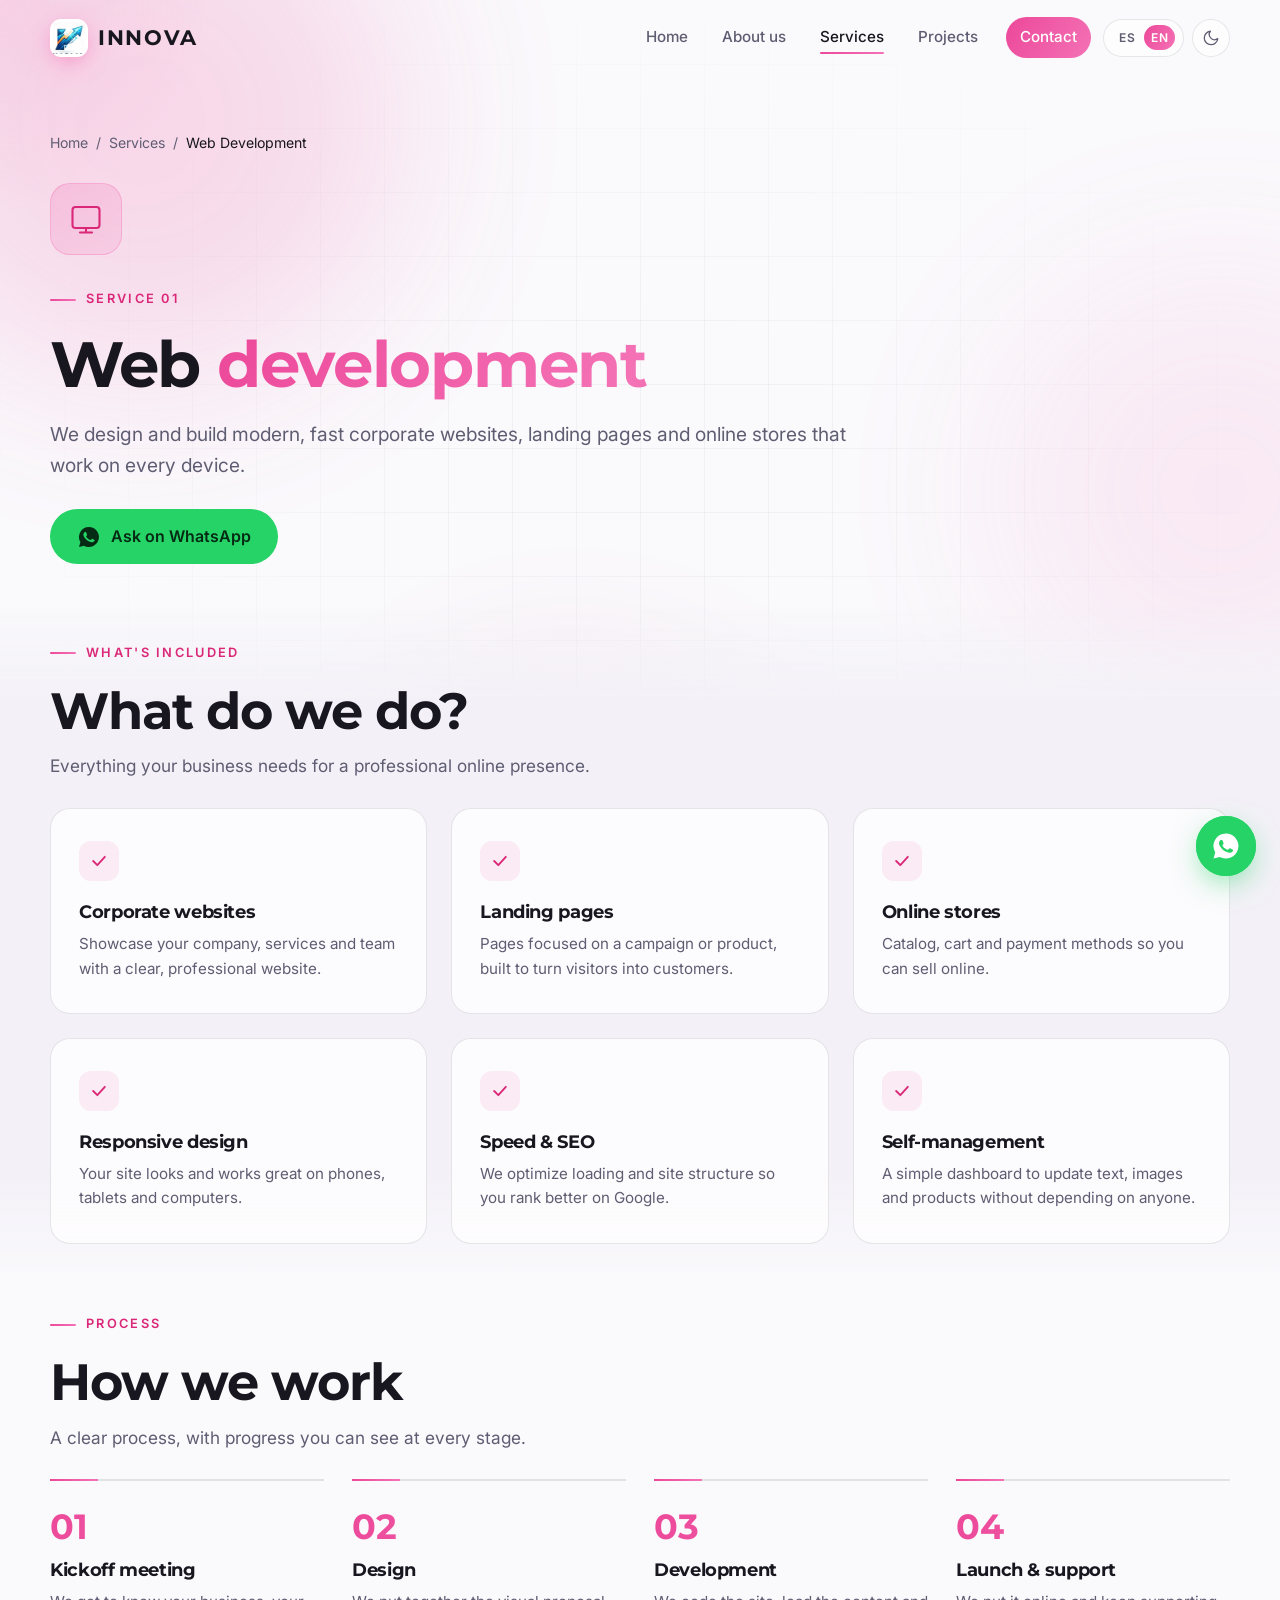
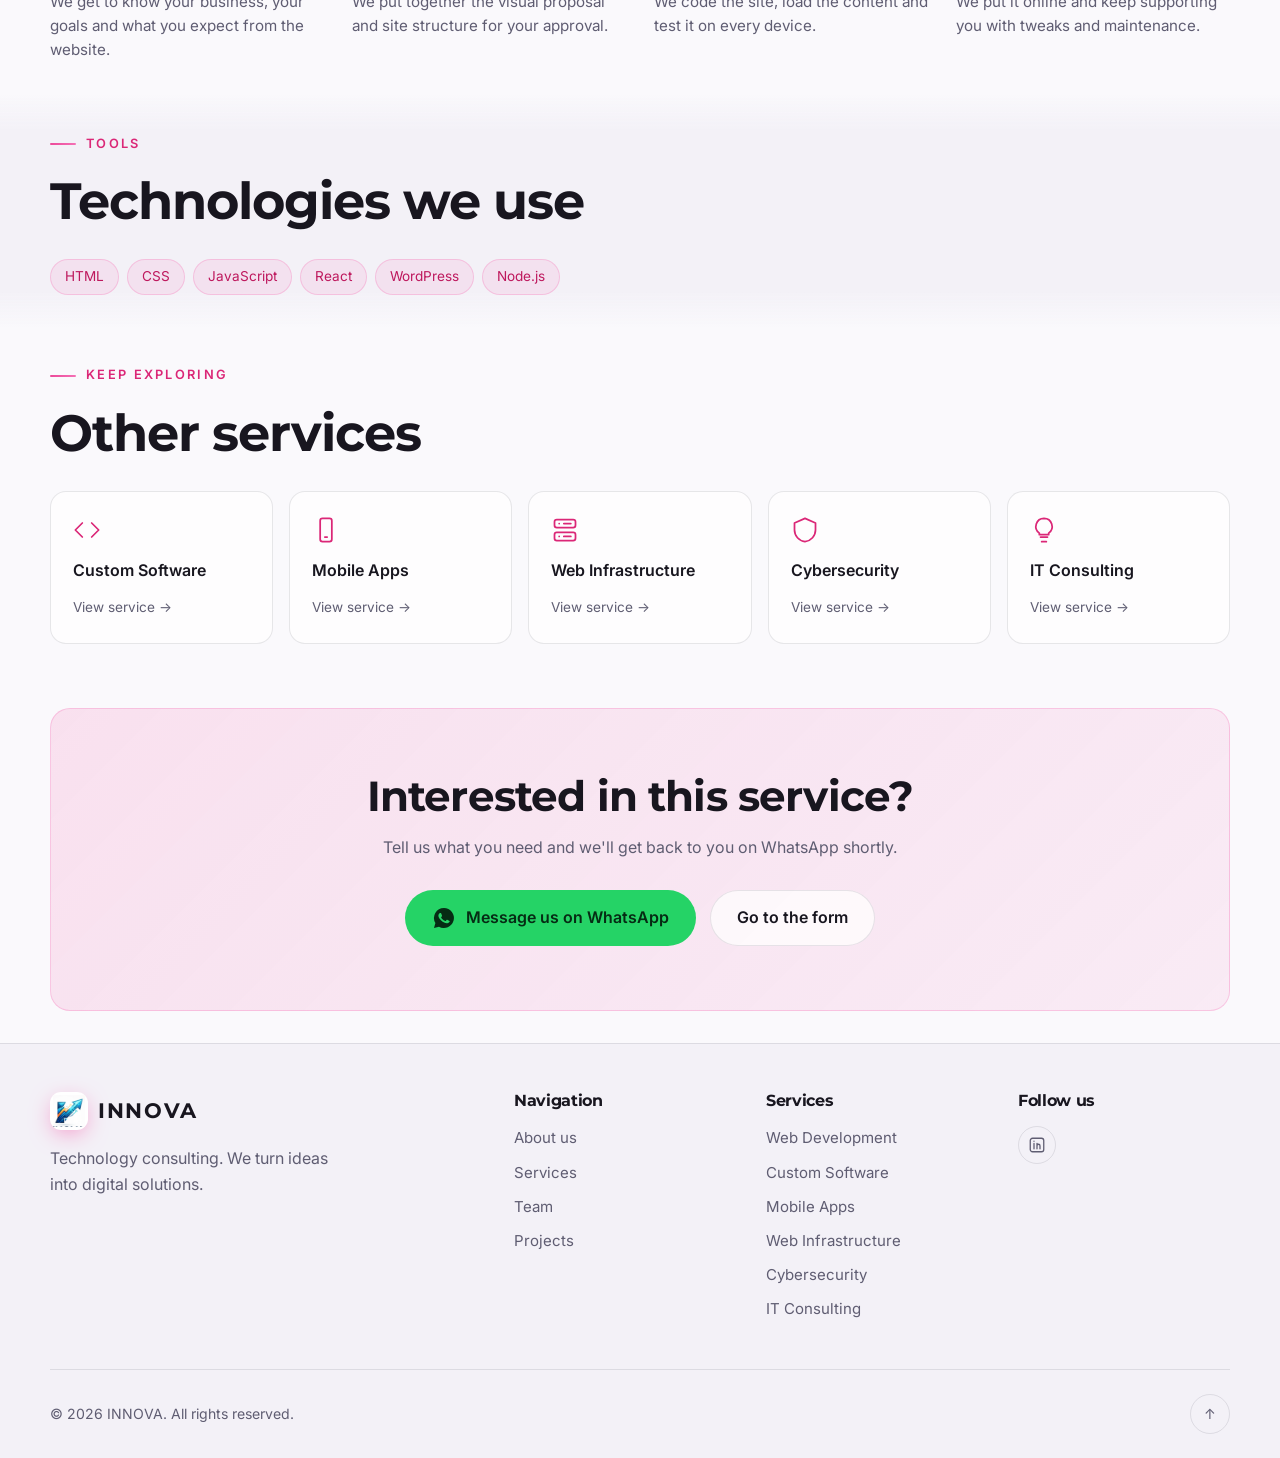
<file: servicios/desarrollo-web.html>
<!DOCTYPE html>
<html lang="es">
<head>
  <meta charset="UTF-8" />
  <meta name="viewport" content="width=device-width, initial-scale=1.0" />
  <title>Desarrollo Web | INNOVA</title>
  <meta name="description" content="Diseñamos y desarrollamos sitios institucionales, landing pages y tiendas online modernas, rápidas y adaptadas a todos los dispositivos." />
  <link rel="preconnect" href="https://fonts.googleapis.com" />
  <link rel="preconnect" href="https://fonts.gstatic.com" crossorigin />
  <link href="https://fonts.googleapis.com/css2?family=Inter:wght@400;500;600&family=Montserrat:wght@500;600;700;800&display=swap" rel="stylesheet" />
  <link rel="icon" type="image/png" href="../img/logo-icono.png" />
  <link rel="stylesheet" href="../css/styles.css?v=3" />
  <script src="../js/translations.js?v=3"></script>
  <script src="../js/preferences.js?v=3"></script>
</head>
<body>
  <!-- Fondo animado -->
  <div class="bg" aria-hidden="true">
    <span class="blob blob--1"></span>
    <span class="blob blob--2"></span>
    <span class="blob blob--3"></span>
    <div class="grid-overlay"></div>
  </div>
  <div class="cursor-glow" aria-hidden="true"></div>
  <div class="progress" aria-hidden="true"></div>

  <!-- ===================== NAVEGACIÓN ===================== -->
  <header class="nav" id="nav">
    <div class="container nav__inner">
      <a href="../index.html#inicio" class="logo">
        <span class="logo__mark"><img src="../img/logo-icono.png" alt="" /></span>
        <span class="logo__text">INNOVA</span>
      </a>
      <nav class="nav__menu" id="menu" aria-label="Principal">
        <a href="../index.html#inicio" class="nav__link">Inicio</a>
        <a href="../nosotros.html" class="nav__link">Nosotros</a>
        <a href="../servicios.html" class="nav__link active">Servicios</a>
        <a href="../proyectos.html" class="nav__link">Proyectos</a>
        <a href="../contacto.html" class="nav__link nav__link--cta">Contacto</a>
      </nav>
      <div class="nav__prefs">
        <button type="button" class="pref-btn pref-btn--lang" id="langToggle">
          <span>ES</span><span>EN</span>
        </button>
        <button type="button" class="pref-btn" id="themeToggle">
          <svg class="icon-sun" viewBox="0 0 24 24"><circle cx="12" cy="12" r="4"/><path d="M12 2v2M12 20v2M4.9 4.9l1.4 1.4M17.7 17.7l1.4 1.4M2 12h2M20 12h2M4.9 19.1l1.4-1.4M17.7 6.3l1.4-1.4"/></svg>
          <svg class="icon-moon" viewBox="0 0 24 24"><path d="M21 12.8A9 9 0 1 1 11.2 3a7 7 0 0 0 9.8 9.8z"/></svg>
        </button>
      </div>
      <button class="nav__toggle" id="navToggle" aria-label="Abrir menú" aria-expanded="false" aria-controls="menu">
        <span></span><span></span><span></span>
      </button>
    </div>
  </header>

  <main>
    <!-- ===================== ENCABEZADO DEL SERVICIO ===================== -->
    <section class="page-hero">
      <div class="container">
        <nav class="breadcrumb reveal" aria-label="Ruta">
          <a href="../index.html">Inicio</a><span>/</span>
          <a href="../servicios.html">Servicios</a><span>/</span>
          <span aria-current="page">Desarrollo Web</span>
        </nav>
        <div class="page-hero__icon reveal"><svg viewBox="0 0 24 24"><rect x="3" y="4" width="18" height="14" rx="2"/><path d="M8 21h8M12 18v3"/></svg></div>
        <p class="eyebrow reveal">Servicio 01</p>
        <h1 class="page-hero__title reveal" data-i18n>Desarrollo <span class="gradient-text">Web</span></h1>
        <p class="hero__lead reveal">Diseñamos y desarrollamos sitios institucionales, landing pages y tiendas online modernas, rápidas y adaptadas a todos los dispositivos.</p>
        <div class="hero__actions reveal">
          <a href="#" class="btn btn--whatsapp magnetic" data-wa="¡Hola INNOVA! Quisiera consultar por el servicio de Desarrollo Web." target="_blank" rel="noopener">
            <svg viewBox="0 0 24 24"><path d="M12 2a10 10 0 0 0-8.6 15.1L2 22l5-1.3A10 10 0 1 0 12 2zm5.3 14.1c-.2.6-1.3 1.2-1.8 1.2-.5.1-1 .2-3.3-.7-2.8-1.1-4.5-3.9-4.7-4.1-.1-.2-1.1-1.5-1.1-2.8s.7-2 1-2.3c.2-.3.5-.3.7-.3h.5c.2 0 .4 0 .6.5l.8 2c.1.2.1.3 0 .5l-.4.6-.3.4c-.1.1-.3.3-.1.6.2.3.7 1.2 1.6 1.9 1.1 1 2 1.3 2.3 1.4.3.1.4.1.6-.1l.9-1c.2-.3.4-.2.6-.1l1.9.9c.3.1.5.2.5.3.1.2.1.6-.1 1.1z"/></svg>
            Consultar por WhatsApp
          </a>
        </div>
      </div>
    </section>

    <!-- ===================== QUÉ INCLUYE ===================== -->
    <section class="section section--alt">
      <div class="container">
        <div class="section__head reveal">
          <p class="eyebrow">Qué incluye</p>
          <h2 class="section__title">¿Qué hacemos?</h2>
          <p class="section__lead">Todo lo que tu negocio necesita para tener una presencia profesional en internet.</p>
        </div>
        <div class="features">
          <article class="feature reveal">
            <span class="feature__check"><svg viewBox="0 0 24 24"><path d="m5 12 5 5 9-10"/></svg></span>
            <h3>Sitios institucionales</h3>
            <p>Presentá tu empresa, tus servicios y tu equipo con una web clara y profesional.</p>
          </article>
          <article class="feature reveal">
            <span class="feature__check"><svg viewBox="0 0 24 24"><path d="m5 12 5 5 9-10"/></svg></span>
            <h3>Landing pages</h3>
            <p>Páginas enfocadas en una campaña o producto, pensadas para convertir visitas en clientes.</p>
          </article>
          <article class="feature reveal">
            <span class="feature__check"><svg viewBox="0 0 24 24"><path d="m5 12 5 5 9-10"/></svg></span>
            <h3>Tiendas online</h3>
            <p>Catálogo, carrito y medios de pago para que puedas vender por internet.</p>
          </article>
          <article class="feature reveal">
            <span class="feature__check"><svg viewBox="0 0 24 24"><path d="m5 12 5 5 9-10"/></svg></span>
            <h3>Diseño responsive</h3>
            <p>Tu sitio se ve y funciona bien en celulares, tablets y computadoras.</p>
          </article>
          <article class="feature reveal">
            <span class="feature__check"><svg viewBox="0 0 24 24"><path d="m5 12 5 5 9-10"/></svg></span>
            <h3>Velocidad y SEO</h3>
            <p>Optimizamos la carga y la estructura del sitio para que aparezca mejor en Google.</p>
          </article>
          <article class="feature reveal">
            <span class="feature__check"><svg viewBox="0 0 24 24"><path d="m5 12 5 5 9-10"/></svg></span>
            <h3>Autogestión</h3>
            <p>Un panel simple para que actualices textos, imágenes y productos sin depender de nadie.</p>
          </article>
        </div>
      </div>
    </section>

    <!-- ===================== CÓMO TRABAJAMOS ===================== -->
    <section class="section">
      <div class="container">
        <div class="section__head reveal">
          <p class="eyebrow">Proceso</p>
          <h2 class="section__title">Cómo trabajamos</h2>
          <p class="section__lead">Un proceso claro, con avances que podés ver en cada etapa.</p>
        </div>
        <ol class="steps">
          <li class="step reveal">
            <span class="step__num">01</span>
            <h3>Reunión inicial</h3>
            <p>Conocemos tu negocio, tus objetivos y lo que esperás de la web.</p>
          </li>
          <li class="step reveal">
            <span class="step__num">02</span>
            <h3>Diseño</h3>
            <p>Armamos la propuesta visual y la estructura del sitio para que la apruebes.</p>
          </li>
          <li class="step reveal">
            <span class="step__num">03</span>
            <h3>Desarrollo</h3>
            <p>Programamos el sitio, cargamos el contenido y lo probamos en todos los dispositivos.</p>
          </li>
          <li class="step reveal">
            <span class="step__num">04</span>
            <h3>Publicación y soporte</h3>
            <p>Lo ponemos en línea y te acompañamos con ajustes y mantenimiento.</p>
          </li>
        </ol>
      </div>
    </section>

    <!-- ===================== TECNOLOGÍAS ===================== -->
    <section class="section section--alt">
      <div class="container">
        <div class="section__head reveal">
          <p class="eyebrow">Herramientas</p>
          <h2 class="section__title">Tecnologías que usamos</h2>
        </div>
        <ul class="tags reveal"><li>HTML</li><li>CSS</li><li>JavaScript</li><li>React</li><li>WordPress</li><li>Node.js</li></ul>
      </div>
    </section>

    <!-- ===================== OTROS SERVICIOS ===================== -->
    <section class="section">
      <div class="container">
        <div class="section__head reveal">
          <p class="eyebrow">Seguí explorando</p>
          <h2 class="section__title">Otros servicios</h2>
        </div>
        <div class="others">
          <a class="other reveal" href="software-a-medida.html">
            <svg viewBox="0 0 24 24"><path d="m8 6-6 6 6 6M16 6l6 6-6 6"/></svg>
            <span>Software a Medida</span>
            <small>Ver servicio →</small>
          </a>
          <a class="other reveal" href="apps-moviles.html">
            <svg viewBox="0 0 24 24"><rect x="7" y="2" width="10" height="20" rx="2"/><path d="M11 18h2"/></svg>
            <span>Apps Móviles</span>
            <small>Ver servicio →</small>
          </a>
          <a class="other reveal" href="infraestructura-web.html">
            <svg viewBox="0 0 24 24"><rect x="3" y="3" width="18" height="7" rx="2"/><rect x="3" y="14" width="18" height="7" rx="2"/><path d="M7 6.5h.01M7 17.5h.01M11 6.5h6M11 17.5h6"/></svg>
            <span>Infraestructura Web</span>
            <small>Ver servicio →</small>
          </a>
          <a class="other reveal" href="ciberseguridad.html">
            <svg viewBox="0 0 24 24"><path d="M12 2 3 6v6c0 5 3.8 9.3 9 10 5.2-.7 9-5 9-10V6l-9-4z"/></svg>
            <span>Ciberseguridad</span>
            <small>Ver servicio →</small>
          </a>
          <a class="other reveal" href="consultoria-it.html">
            <svg viewBox="0 0 24 24"><path d="M9 18h6M10 22h4M12 2a7 7 0 0 0-4 12.7V16h8v-1.3A7 7 0 0 0 12 2z"/></svg>
            <span>Consultoría IT</span>
            <small>Ver servicio →</small>
          </a>
        </div>
      </div>
    </section>

    <!-- ===================== LLAMADO A LA ACCIÓN ===================== -->
    <section class="section">
      <div class="container">
        <div class="cta reveal">
          <h2>¿Te interesa este servicio?</h2>
          <p>Contanos qué necesitás y te respondemos por WhatsApp a la brevedad.</p>
          <div class="hero__actions">
            <a href="#" class="btn btn--whatsapp magnetic" data-wa="¡Hola INNOVA! Quisiera consultar por el servicio de Desarrollo Web." target="_blank" rel="noopener">
              <svg viewBox="0 0 24 24"><path d="M12 2a10 10 0 0 0-8.6 15.1L2 22l5-1.3A10 10 0 1 0 12 2zm5.3 14.1c-.2.6-1.3 1.2-1.8 1.2-.5.1-1 .2-3.3-.7-2.8-1.1-4.5-3.9-4.7-4.1-.1-.2-1.1-1.5-1.1-2.8s.7-2 1-2.3c.2-.3.5-.3.7-.3h.5c.2 0 .4 0 .6.5l.8 2c.1.2.1.3 0 .5l-.4.6-.3.4c-.1.1-.3.3-.1.6.2.3.7 1.2 1.6 1.9 1.1 1 2 1.3 2.3 1.4.3.1.4.1.6-.1l.9-1c.2-.3.4-.2.6-.1l1.9.9c.3.1.5.2.5.3.1.2.1.6-.1 1.1z"/></svg>
              Escribinos por WhatsApp
            </a>
            <a href="../contacto.html" class="btn btn--ghost">Ir al formulario</a>
          </div>
        </div>
      </div>
    </section>
  </main>

  <footer class="footer">
    <div class="container footer__grid">
      <div>
        <a href="../index.html#inicio" class="logo"><span class="logo__mark"><img src="../img/logo-icono.png" alt="" /></span><span class="logo__text">INNOVA</span></a>
        <p class="footer__text">Consultora de tecnología. Transformamos ideas en soluciones digitales.</p>
      </div>
      <div>
        <h4>Navegación</h4>
        <ul>
          <li><a href="../nosotros.html">Nosotros</a></li>
          <li><a href="../servicios.html">Servicios</a></li>
          <li><a href="../nosotros.html#equipo">Equipo</a></li>
          <li><a href="../proyectos.html">Proyectos</a></li>
        </ul>
      </div>
      <div>
        <h4>Servicios</h4>
        <ul>
          <li><a href="desarrollo-web.html">Desarrollo Web</a></li>
          <li><a href="software-a-medida.html">Software a Medida</a></li>
          <li><a href="apps-moviles.html">Apps Móviles</a></li>
          <li><a href="infraestructura-web.html">Infraestructura Web</a></li>
          <li><a href="ciberseguridad.html">Ciberseguridad</a></li>
          <li><a href="consultoria-it.html">Consultoría IT</a></li>
        </ul>
      </div>
      <div>
        <h4>Seguinos</h4>
        <div class="footer__social">
          <a href="https://www.linkedin.com/in/innova-consultora-tecnol%C3%B3gica-b8ab79437/" target="_blank" rel="noopener" aria-label="LinkedIn de INNOVA"><svg viewBox="0 0 24 24"><rect x="3" y="3" width="18" height="18" rx="3"/><path d="M8 10v7M8 7v.01M12 17v-4a2 2 0 0 1 4 0v4M12 10v7"/></svg></a>
        </div>
      </div>
    </div>
    <div class="container footer__bottom">
      <p>© <span id="year"></span> INNOVA. Todos los derechos reservados.</p>
      <a href="#" class="to-top" aria-label="Volver arriba">↑</a>
    </div>
  </footer>

  <!-- Botón flotante de WhatsApp -->
  <a class="wa-float" id="waFloat" href="#" target="_blank" rel="noopener" aria-label="Escribinos por WhatsApp">
    <svg viewBox="0 0 24 24"><path d="M12 2a10 10 0 0 0-8.6 15.1L2 22l5-1.3A10 10 0 1 0 12 2zm5.3 14.1c-.2.6-1.3 1.2-1.8 1.2-.5.1-1 .2-3.3-.7-2.8-1.1-4.5-3.9-4.7-4.1-.1-.2-1.1-1.5-1.1-2.8s.7-2 1-2.3c.2-.3.5-.3.7-.3h.5c.2 0 .4 0 .6.5l.8 2c.1.2.1.3 0 .5l-.4.6-.3.4c-.1.1-.3.3-.1.6.2.3.7 1.2 1.6 1.9 1.1 1 2 1.3 2.3 1.4.3.1.4.1.6-.1l.9-1c.2-.3.4-.2.6-.1l1.9.9c.3.1.5.2.5.3.1.2.1.6-.1 1.1z"/></svg>
  </a>

  <script src="../js/main.js?v=3"></script>
</body>
</html>
</file>
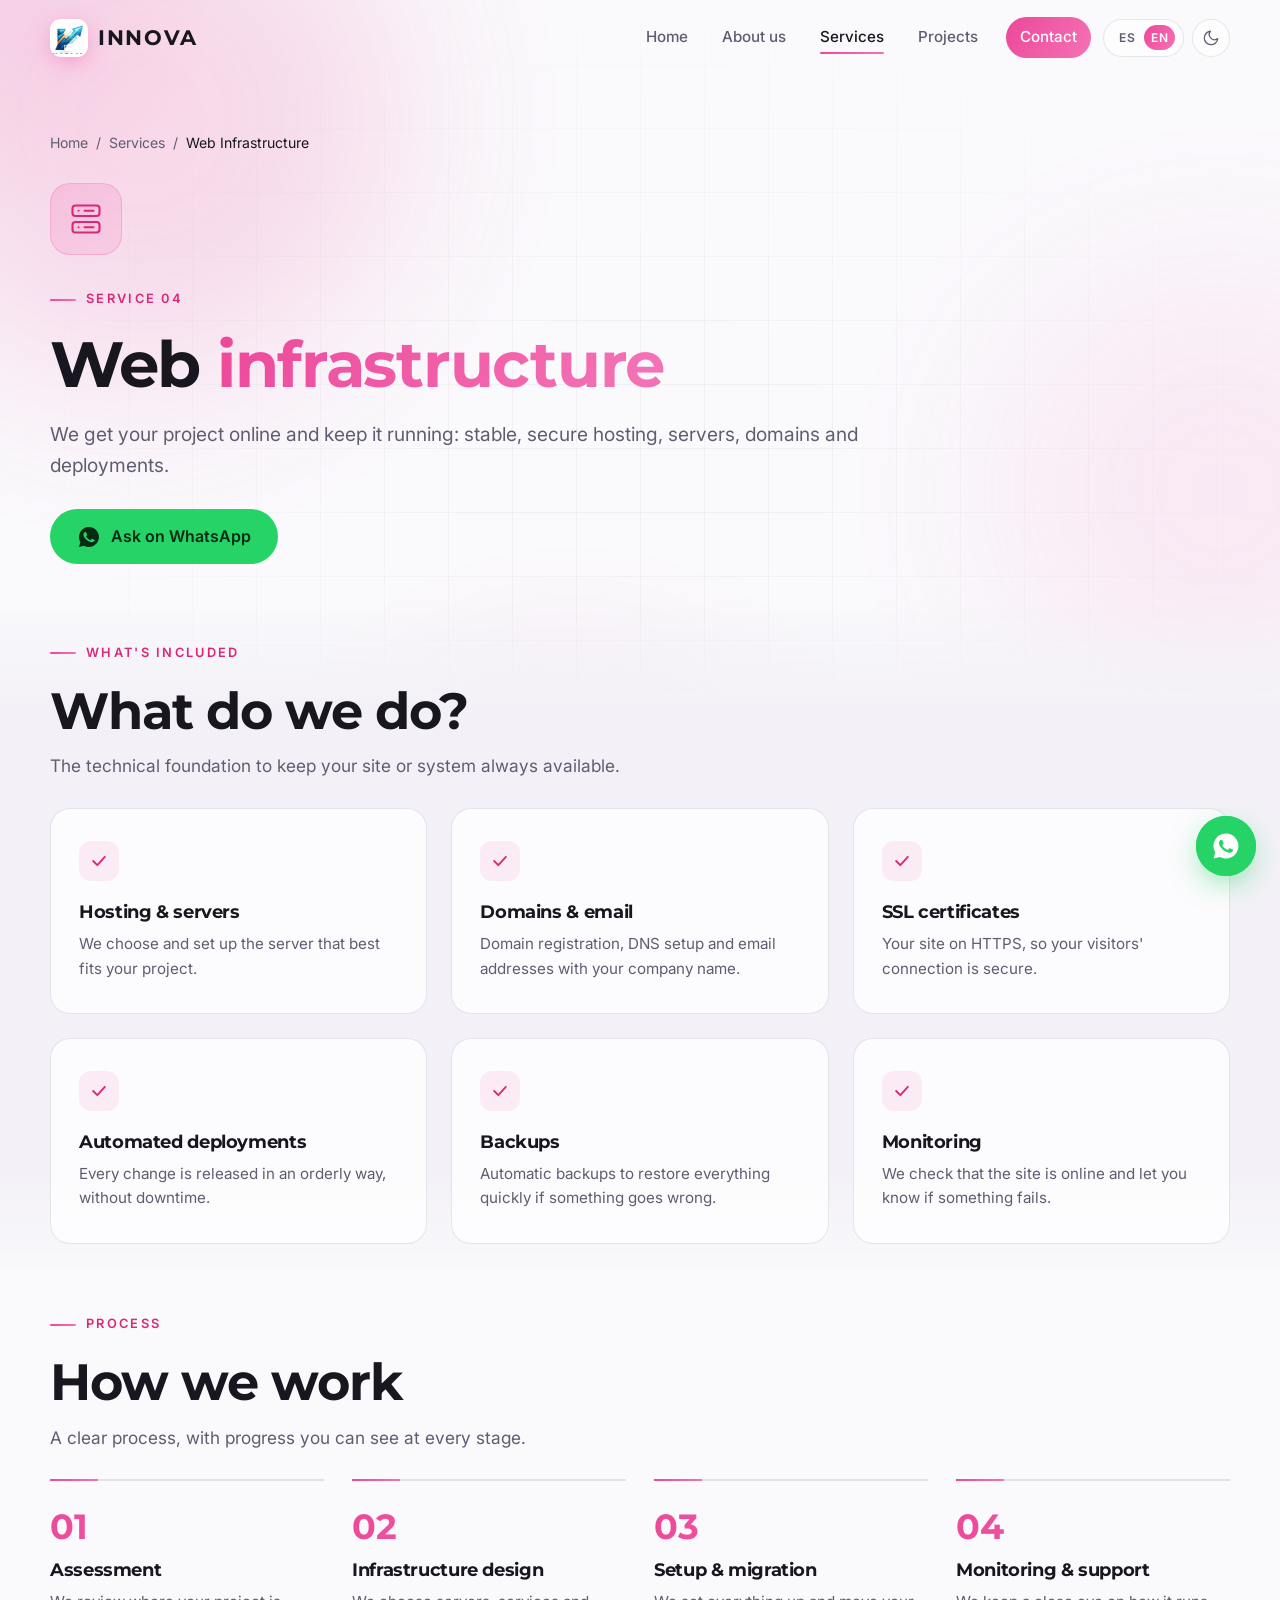
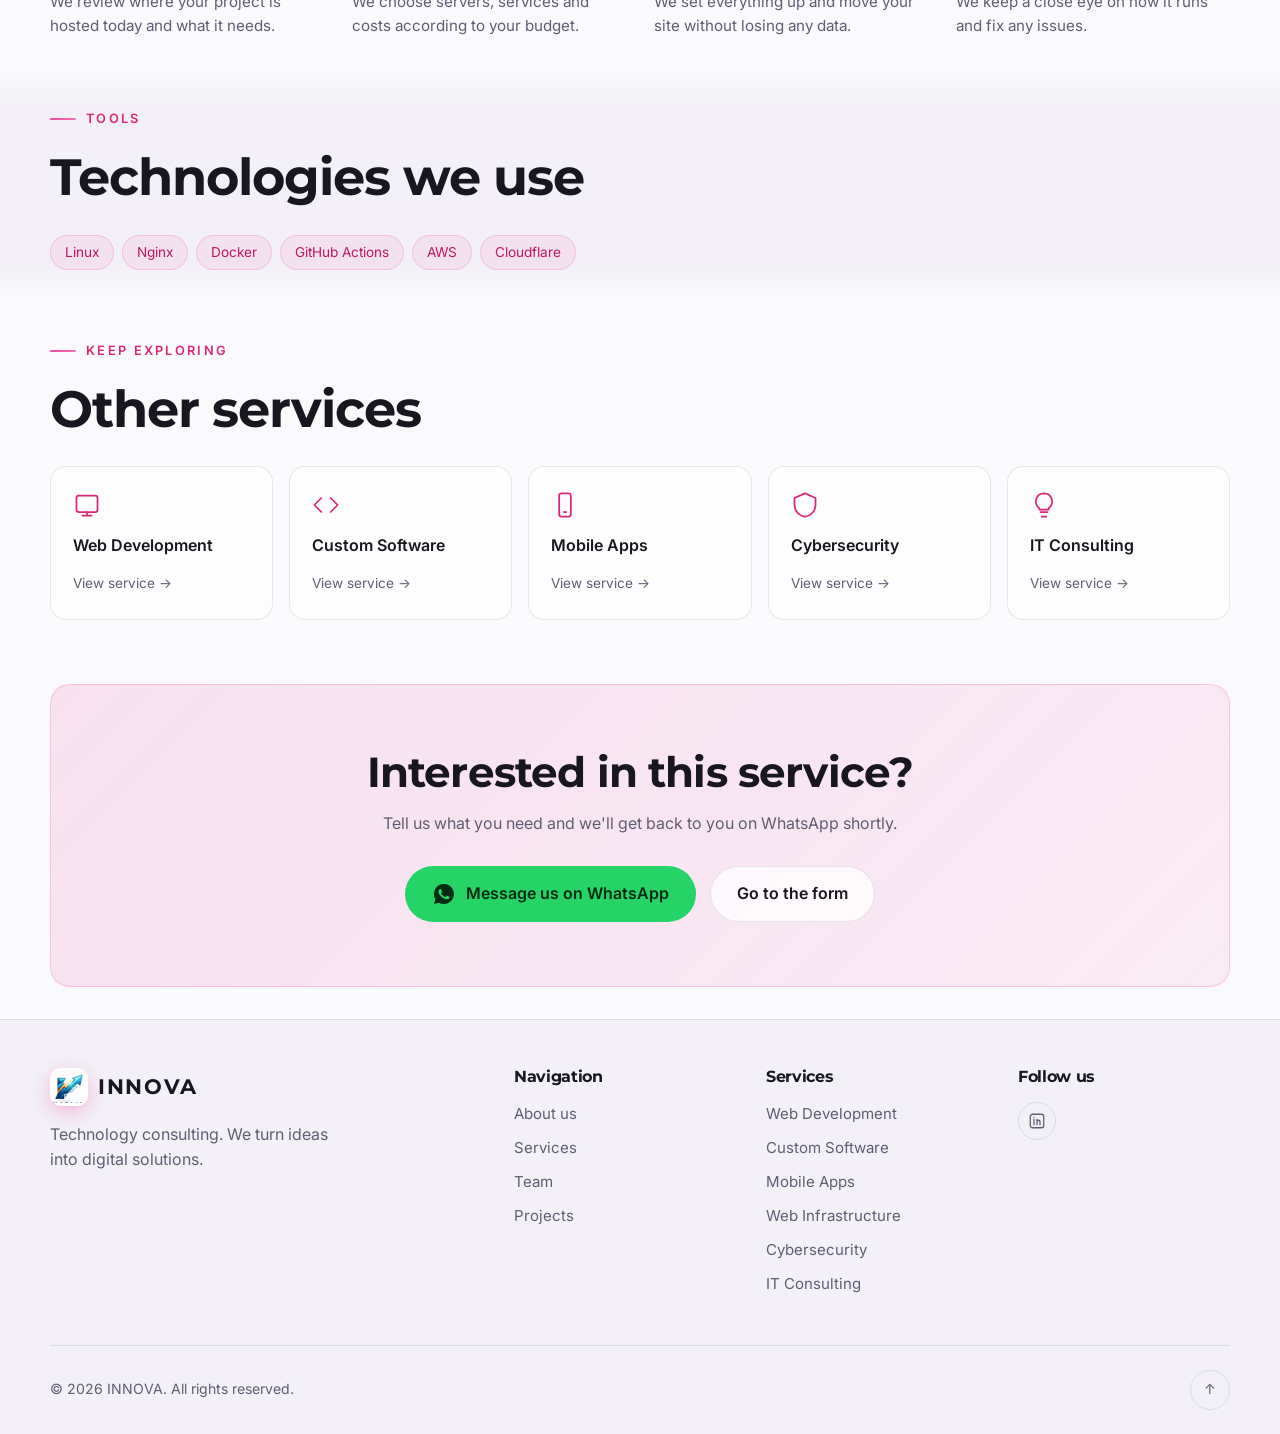
<file: servicios/infraestructura-web.html>
<!DOCTYPE html>
<html lang="es">
<head>
  <meta charset="UTF-8" />
  <meta name="viewport" content="width=device-width, initial-scale=1.0" />
  <title>Infraestructura Web | INNOVA</title>
  <meta name="description" content="Ponemos tu proyecto en línea y lo mantenemos funcionando: hosting, servidores, dominios y despliegues estables y seguros." />
  <link rel="preconnect" href="https://fonts.googleapis.com" />
  <link rel="preconnect" href="https://fonts.gstatic.com" crossorigin />
  <link href="https://fonts.googleapis.com/css2?family=Inter:wght@400;500;600&family=Montserrat:wght@500;600;700;800&display=swap" rel="stylesheet" />
  <link rel="icon" type="image/png" href="../img/logo-icono.png" />
  <link rel="stylesheet" href="../css/styles.css?v=3" />
  <script src="../js/translations.js?v=3"></script>
  <script src="../js/preferences.js?v=3"></script>
</head>
<body>
  <!-- Fondo animado -->
  <div class="bg" aria-hidden="true">
    <span class="blob blob--1"></span>
    <span class="blob blob--2"></span>
    <span class="blob blob--3"></span>
    <div class="grid-overlay"></div>
  </div>
  <div class="cursor-glow" aria-hidden="true"></div>
  <div class="progress" aria-hidden="true"></div>

  <!-- ===================== NAVEGACIÓN ===================== -->
  <header class="nav" id="nav">
    <div class="container nav__inner">
      <a href="../index.html#inicio" class="logo">
        <span class="logo__mark"><img src="../img/logo-icono.png" alt="" /></span>
        <span class="logo__text">INNOVA</span>
      </a>
      <nav class="nav__menu" id="menu" aria-label="Principal">
        <a href="../index.html#inicio" class="nav__link">Inicio</a>
        <a href="../nosotros.html" class="nav__link">Nosotros</a>
        <a href="../servicios.html" class="nav__link active">Servicios</a>
        <a href="../proyectos.html" class="nav__link">Proyectos</a>
        <a href="../contacto.html" class="nav__link nav__link--cta">Contacto</a>
      </nav>
      <div class="nav__prefs">
        <button type="button" class="pref-btn pref-btn--lang" id="langToggle">
          <span>ES</span><span>EN</span>
        </button>
        <button type="button" class="pref-btn" id="themeToggle">
          <svg class="icon-sun" viewBox="0 0 24 24"><circle cx="12" cy="12" r="4"/><path d="M12 2v2M12 20v2M4.9 4.9l1.4 1.4M17.7 17.7l1.4 1.4M2 12h2M20 12h2M4.9 19.1l1.4-1.4M17.7 6.3l1.4-1.4"/></svg>
          <svg class="icon-moon" viewBox="0 0 24 24"><path d="M21 12.8A9 9 0 1 1 11.2 3a7 7 0 0 0 9.8 9.8z"/></svg>
        </button>
      </div>
      <button class="nav__toggle" id="navToggle" aria-label="Abrir menú" aria-expanded="false" aria-controls="menu">
        <span></span><span></span><span></span>
      </button>
    </div>
  </header>

  <main>
    <!-- ===================== ENCABEZADO DEL SERVICIO ===================== -->
    <section class="page-hero">
      <div class="container">
        <nav class="breadcrumb reveal" aria-label="Ruta">
          <a href="../index.html">Inicio</a><span>/</span>
          <a href="../servicios.html">Servicios</a><span>/</span>
          <span aria-current="page">Infraestructura Web</span>
        </nav>
        <div class="page-hero__icon reveal"><svg viewBox="0 0 24 24"><rect x="3" y="3" width="18" height="7" rx="2"/><rect x="3" y="14" width="18" height="7" rx="2"/><path d="M7 6.5h.01M7 17.5h.01M11 6.5h6M11 17.5h6"/></svg></div>
        <p class="eyebrow reveal">Servicio 04</p>
        <h1 class="page-hero__title reveal" data-i18n>Infraestructura <span class="gradient-text">web</span></h1>
        <p class="hero__lead reveal">Ponemos tu proyecto en línea y lo mantenemos funcionando: hosting, servidores, dominios y despliegues estables y seguros.</p>
        <div class="hero__actions reveal">
          <a href="#" class="btn btn--whatsapp magnetic" data-wa="¡Hola INNOVA! Quisiera consultar por el servicio de Infraestructura Web." target="_blank" rel="noopener">
            <svg viewBox="0 0 24 24"><path d="M12 2a10 10 0 0 0-8.6 15.1L2 22l5-1.3A10 10 0 1 0 12 2zm5.3 14.1c-.2.6-1.3 1.2-1.8 1.2-.5.1-1 .2-3.3-.7-2.8-1.1-4.5-3.9-4.7-4.1-.1-.2-1.1-1.5-1.1-2.8s.7-2 1-2.3c.2-.3.5-.3.7-.3h.5c.2 0 .4 0 .6.5l.8 2c.1.2.1.3 0 .5l-.4.6-.3.4c-.1.1-.3.3-.1.6.2.3.7 1.2 1.6 1.9 1.1 1 2 1.3 2.3 1.4.3.1.4.1.6-.1l.9-1c.2-.3.4-.2.6-.1l1.9.9c.3.1.5.2.5.3.1.2.1.6-.1 1.1z"/></svg>
            Consultar por WhatsApp
          </a>
        </div>
      </div>
    </section>

    <!-- ===================== QUÉ INCLUYE ===================== -->
    <section class="section section--alt">
      <div class="container">
        <div class="section__head reveal">
          <p class="eyebrow">Qué incluye</p>
          <h2 class="section__title">¿Qué hacemos?</h2>
          <p class="section__lead">La base técnica para que tu sitio o sistema esté siempre disponible.</p>
        </div>
        <div class="features">
          <article class="feature reveal">
            <span class="feature__check"><svg viewBox="0 0 24 24"><path d="m5 12 5 5 9-10"/></svg></span>
            <h3>Hosting y servidores</h3>
            <p>Elegimos y configuramos el servidor que mejor se adapta a tu proyecto.</p>
          </article>
          <article class="feature reveal">
            <span class="feature__check"><svg viewBox="0 0 24 24"><path d="m5 12 5 5 9-10"/></svg></span>
            <h3>Dominios y correo</h3>
            <p>Registro de dominio, configuración de DNS y correos con el nombre de tu empresa.</p>
          </article>
          <article class="feature reveal">
            <span class="feature__check"><svg viewBox="0 0 24 24"><path d="m5 12 5 5 9-10"/></svg></span>
            <h3>Certificados SSL</h3>
            <p>Tu sitio con HTTPS, para que la conexión de tus visitantes sea segura.</p>
          </article>
          <article class="feature reveal">
            <span class="feature__check"><svg viewBox="0 0 24 24"><path d="m5 12 5 5 9-10"/></svg></span>
            <h3>Despliegues automáticos</h3>
            <p>Cada cambio se publica de forma ordenada y sin cortar el servicio.</p>
          </article>
          <article class="feature reveal">
            <span class="feature__check"><svg viewBox="0 0 24 24"><path d="m5 12 5 5 9-10"/></svg></span>
            <h3>Copias de seguridad</h3>
            <p>Backups automáticos para recuperar todo rápido si algo sale mal.</p>
          </article>
          <article class="feature reveal">
            <span class="feature__check"><svg viewBox="0 0 24 24"><path d="m5 12 5 5 9-10"/></svg></span>
            <h3>Monitoreo</h3>
            <p>Controlamos que el sitio esté en línea y te avisamos si algo falla.</p>
          </article>
        </div>
      </div>
    </section>

    <!-- ===================== CÓMO TRABAJAMOS ===================== -->
    <section class="section">
      <div class="container">
        <div class="section__head reveal">
          <p class="eyebrow">Proceso</p>
          <h2 class="section__title">Cómo trabajamos</h2>
          <p class="section__lead">Un proceso claro, con avances que podés ver en cada etapa.</p>
        </div>
        <ol class="steps">
          <li class="step reveal">
            <span class="step__num">01</span>
            <h3>Diagnóstico</h3>
            <p>Revisamos dónde está alojado tu proyecto hoy y qué necesita.</p>
          </li>
          <li class="step reveal">
            <span class="step__num">02</span>
            <h3>Diseño de la infraestructura</h3>
            <p>Elegimos servidores, servicios y costos según tu presupuesto.</p>
          </li>
          <li class="step reveal">
            <span class="step__num">03</span>
            <h3>Configuración y migración</h3>
            <p>Preparamos todo y mudamos tu sitio sin perder información.</p>
          </li>
          <li class="step reveal">
            <span class="step__num">04</span>
            <h3>Monitoreo y soporte</h3>
            <p>Seguimos de cerca el funcionamiento y resolvemos los problemas.</p>
          </li>
        </ol>
      </div>
    </section>

    <!-- ===================== TECNOLOGÍAS ===================== -->
    <section class="section section--alt">
      <div class="container">
        <div class="section__head reveal">
          <p class="eyebrow">Herramientas</p>
          <h2 class="section__title">Tecnologías que usamos</h2>
        </div>
        <ul class="tags reveal"><li>Linux</li><li>Nginx</li><li>Docker</li><li>GitHub Actions</li><li>AWS</li><li>Cloudflare</li></ul>
      </div>
    </section>

    <!-- ===================== OTROS SERVICIOS ===================== -->
    <section class="section">
      <div class="container">
        <div class="section__head reveal">
          <p class="eyebrow">Seguí explorando</p>
          <h2 class="section__title">Otros servicios</h2>
        </div>
        <div class="others">
          <a class="other reveal" href="desarrollo-web.html">
            <svg viewBox="0 0 24 24"><rect x="3" y="4" width="18" height="14" rx="2"/><path d="M8 21h8M12 18v3"/></svg>
            <span>Desarrollo Web</span>
            <small>Ver servicio →</small>
          </a>
          <a class="other reveal" href="software-a-medida.html">
            <svg viewBox="0 0 24 24"><path d="m8 6-6 6 6 6M16 6l6 6-6 6"/></svg>
            <span>Software a Medida</span>
            <small>Ver servicio →</small>
          </a>
          <a class="other reveal" href="apps-moviles.html">
            <svg viewBox="0 0 24 24"><rect x="7" y="2" width="10" height="20" rx="2"/><path d="M11 18h2"/></svg>
            <span>Apps Móviles</span>
            <small>Ver servicio →</small>
          </a>
          <a class="other reveal" href="ciberseguridad.html">
            <svg viewBox="0 0 24 24"><path d="M12 2 3 6v6c0 5 3.8 9.3 9 10 5.2-.7 9-5 9-10V6l-9-4z"/></svg>
            <span>Ciberseguridad</span>
            <small>Ver servicio →</small>
          </a>
          <a class="other reveal" href="consultoria-it.html">
            <svg viewBox="0 0 24 24"><path d="M9 18h6M10 22h4M12 2a7 7 0 0 0-4 12.7V16h8v-1.3A7 7 0 0 0 12 2z"/></svg>
            <span>Consultoría IT</span>
            <small>Ver servicio →</small>
          </a>
        </div>
      </div>
    </section>

    <!-- ===================== LLAMADO A LA ACCIÓN ===================== -->
    <section class="section">
      <div class="container">
        <div class="cta reveal">
          <h2>¿Te interesa este servicio?</h2>
          <p>Contanos qué necesitás y te respondemos por WhatsApp a la brevedad.</p>
          <div class="hero__actions">
            <a href="#" class="btn btn--whatsapp magnetic" data-wa="¡Hola INNOVA! Quisiera consultar por el servicio de Infraestructura Web." target="_blank" rel="noopener">
              <svg viewBox="0 0 24 24"><path d="M12 2a10 10 0 0 0-8.6 15.1L2 22l5-1.3A10 10 0 1 0 12 2zm5.3 14.1c-.2.6-1.3 1.2-1.8 1.2-.5.1-1 .2-3.3-.7-2.8-1.1-4.5-3.9-4.7-4.1-.1-.2-1.1-1.5-1.1-2.8s.7-2 1-2.3c.2-.3.5-.3.7-.3h.5c.2 0 .4 0 .6.5l.8 2c.1.2.1.3 0 .5l-.4.6-.3.4c-.1.1-.3.3-.1.6.2.3.7 1.2 1.6 1.9 1.1 1 2 1.3 2.3 1.4.3.1.4.1.6-.1l.9-1c.2-.3.4-.2.6-.1l1.9.9c.3.1.5.2.5.3.1.2.1.6-.1 1.1z"/></svg>
              Escribinos por WhatsApp
            </a>
            <a href="../contacto.html" class="btn btn--ghost">Ir al formulario</a>
          </div>
        </div>
      </div>
    </section>
  </main>

  <footer class="footer">
    <div class="container footer__grid">
      <div>
        <a href="../index.html#inicio" class="logo"><span class="logo__mark"><img src="../img/logo-icono.png" alt="" /></span><span class="logo__text">INNOVA</span></a>
        <p class="footer__text">Consultora de tecnología. Transformamos ideas en soluciones digitales.</p>
      </div>
      <div>
        <h4>Navegación</h4>
        <ul>
          <li><a href="../nosotros.html">Nosotros</a></li>
          <li><a href="../servicios.html">Servicios</a></li>
          <li><a href="../nosotros.html#equipo">Equipo</a></li>
          <li><a href="../proyectos.html">Proyectos</a></li>
        </ul>
      </div>
      <div>
        <h4>Servicios</h4>
        <ul>
          <li><a href="desarrollo-web.html">Desarrollo Web</a></li>
          <li><a href="software-a-medida.html">Software a Medida</a></li>
          <li><a href="apps-moviles.html">Apps Móviles</a></li>
          <li><a href="infraestructura-web.html">Infraestructura Web</a></li>
          <li><a href="ciberseguridad.html">Ciberseguridad</a></li>
          <li><a href="consultoria-it.html">Consultoría IT</a></li>
        </ul>
      </div>
      <div>
        <h4>Seguinos</h4>
        <div class="footer__social">
          <a href="https://www.linkedin.com/in/innova-consultora-tecnol%C3%B3gica-b8ab79437/" target="_blank" rel="noopener" aria-label="LinkedIn de INNOVA"><svg viewBox="0 0 24 24"><rect x="3" y="3" width="18" height="18" rx="3"/><path d="M8 10v7M8 7v.01M12 17v-4a2 2 0 0 1 4 0v4M12 10v7"/></svg></a>
        </div>
      </div>
    </div>
    <div class="container footer__bottom">
      <p>© <span id="year"></span> INNOVA. Todos los derechos reservados.</p>
      <a href="#" class="to-top" aria-label="Volver arriba">↑</a>
    </div>
  </footer>

  <!-- Botón flotante de WhatsApp -->
  <a class="wa-float" id="waFloat" href="#" target="_blank" rel="noopener" aria-label="Escribinos por WhatsApp">
    <svg viewBox="0 0 24 24"><path d="M12 2a10 10 0 0 0-8.6 15.1L2 22l5-1.3A10 10 0 1 0 12 2zm5.3 14.1c-.2.6-1.3 1.2-1.8 1.2-.5.1-1 .2-3.3-.7-2.8-1.1-4.5-3.9-4.7-4.1-.1-.2-1.1-1.5-1.1-2.8s.7-2 1-2.3c.2-.3.5-.3.7-.3h.5c.2 0 .4 0 .6.5l.8 2c.1.2.1.3 0 .5l-.4.6-.3.4c-.1.1-.3.3-.1.6.2.3.7 1.2 1.6 1.9 1.1 1 2 1.3 2.3 1.4.3.1.4.1.6-.1l.9-1c.2-.3.4-.2.6-.1l1.9.9c.3.1.5.2.5.3.1.2.1.6-.1 1.1z"/></svg>
  </a>

  <script src="../js/main.js?v=3"></script>
</body>
</html>
</file>
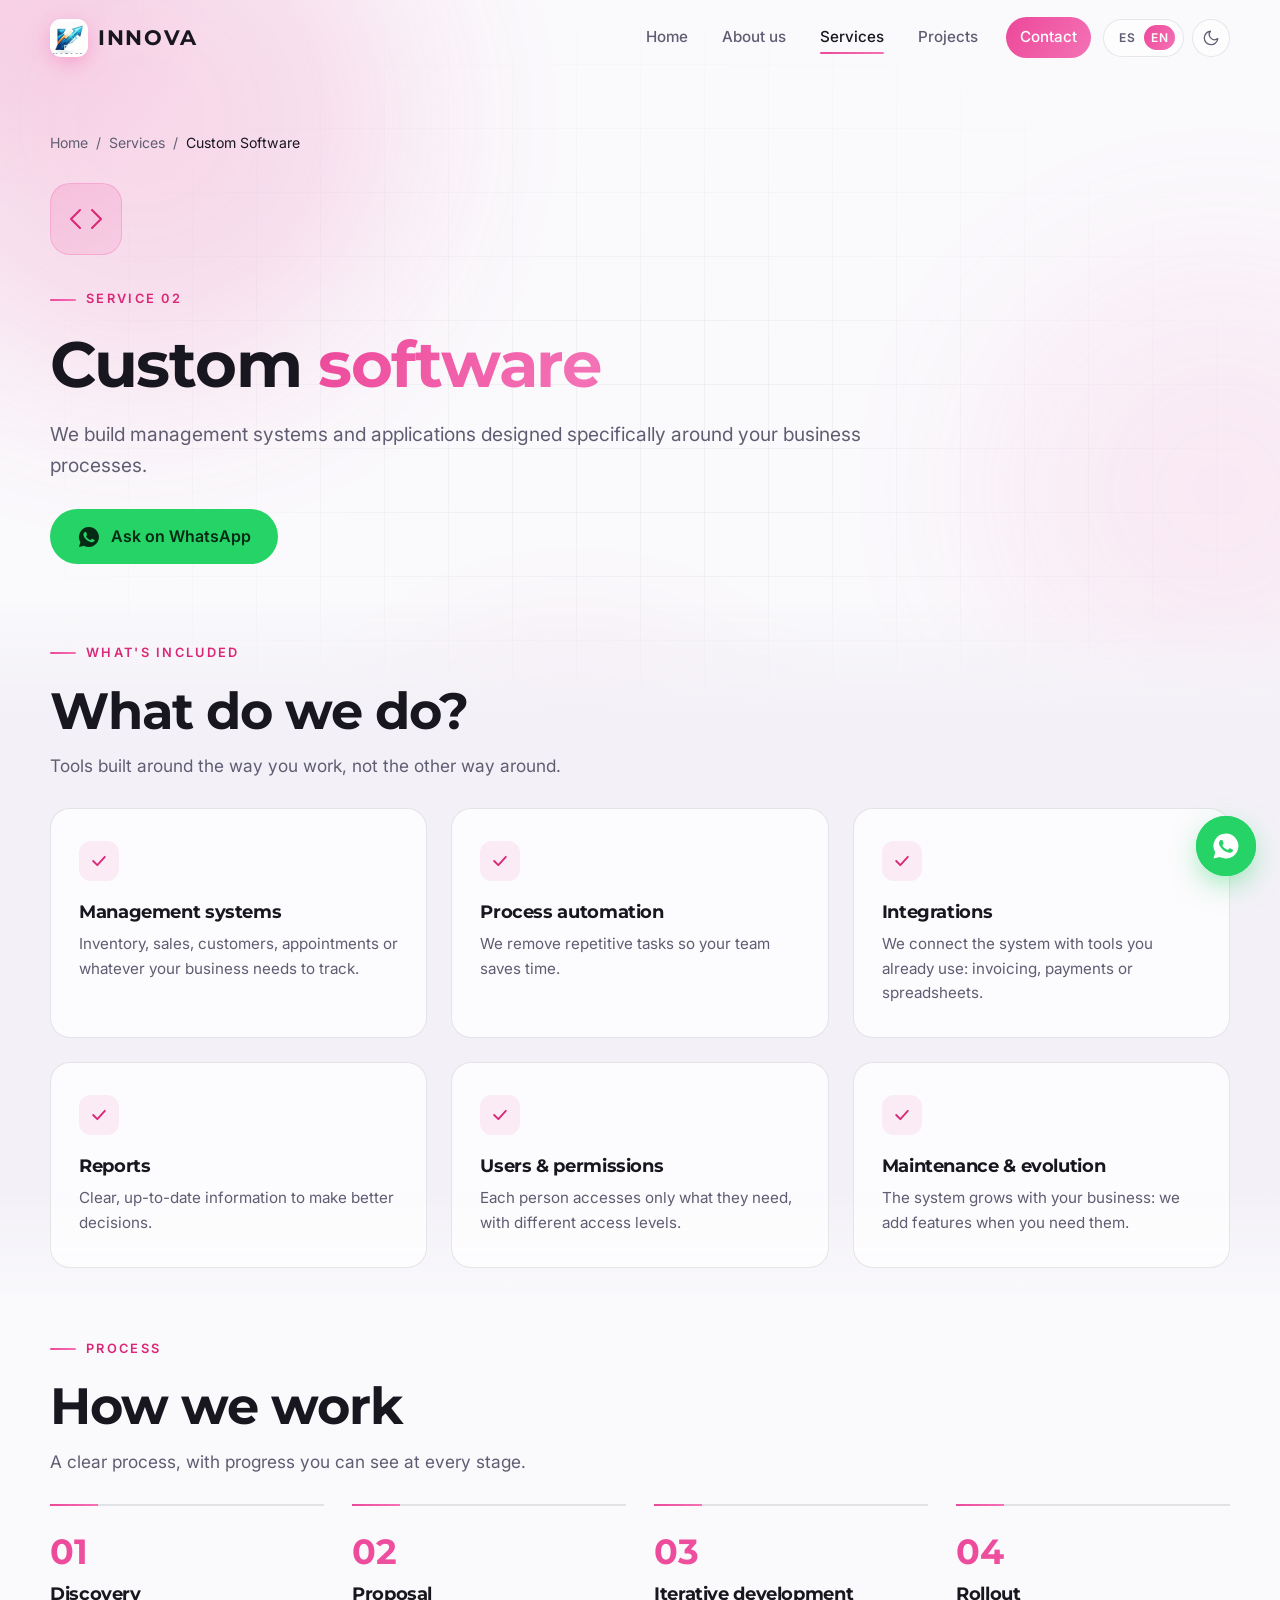
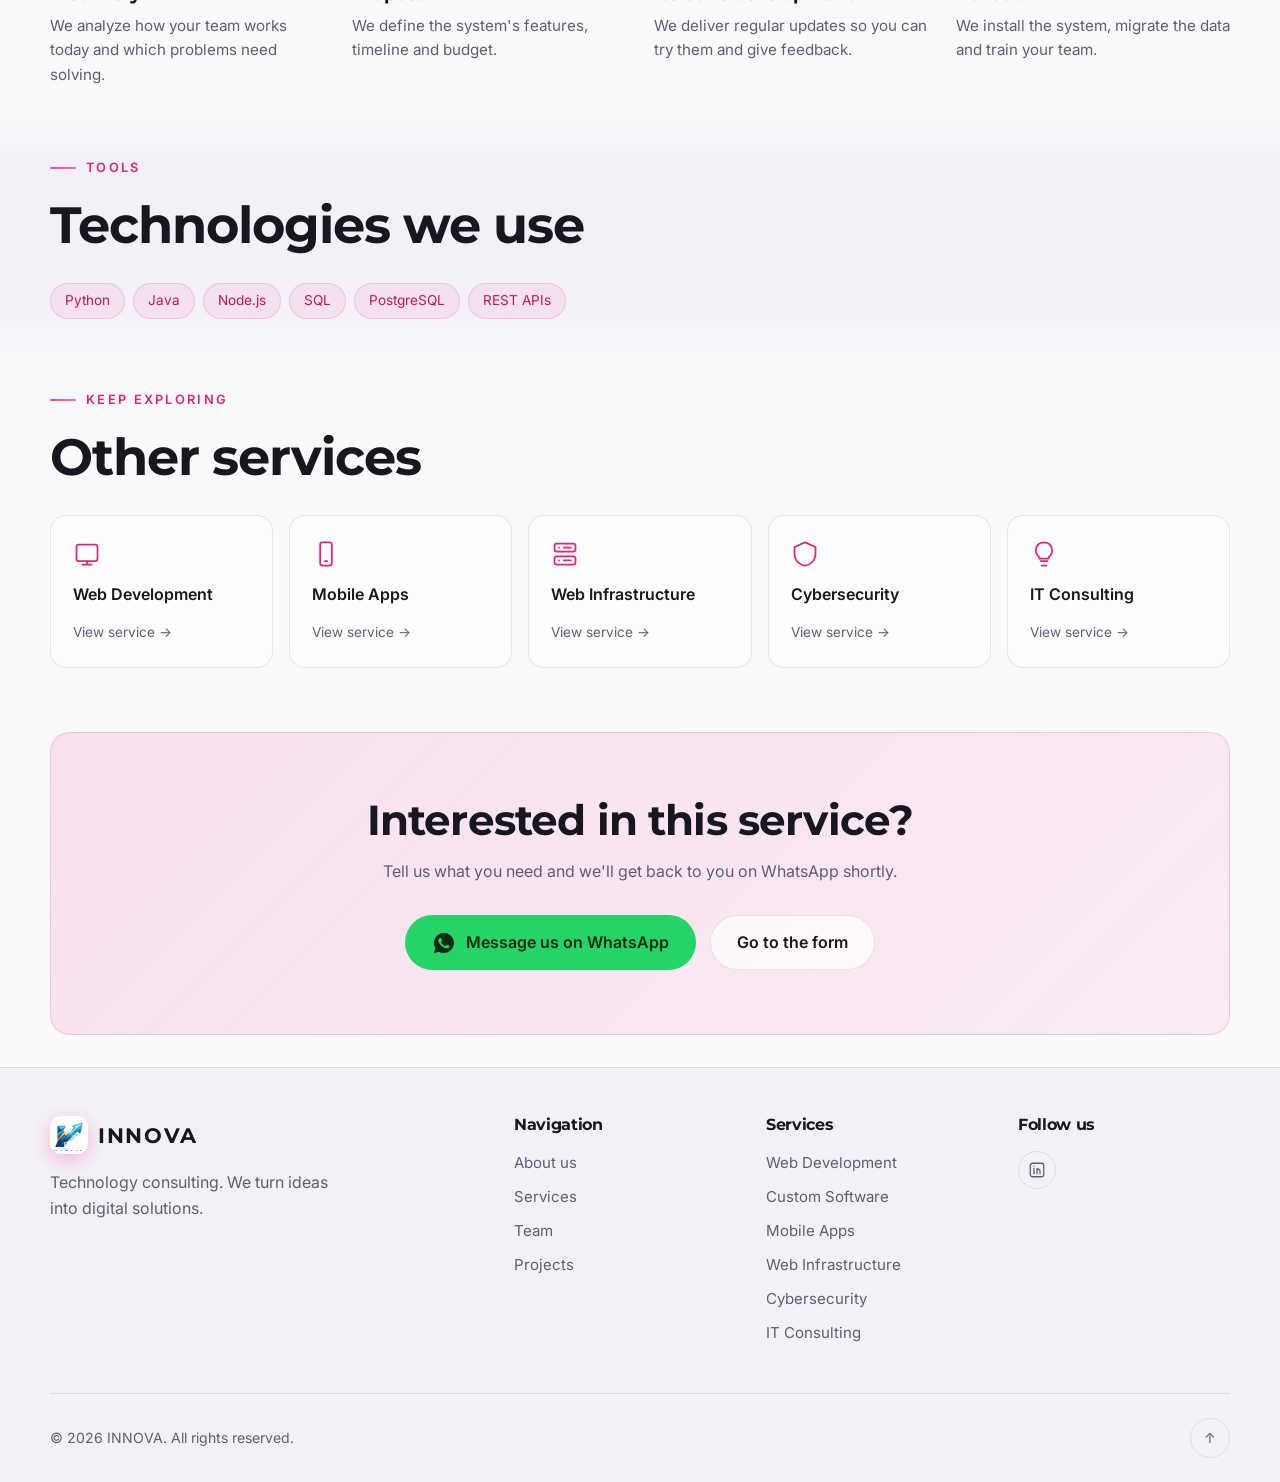
<file: servicios/software-a-medida.html>
<!DOCTYPE html>
<html lang="es">
<head>
  <meta charset="UTF-8" />
  <meta name="viewport" content="width=device-width, initial-scale=1.0" />
  <title>Software a Medida | INNOVA</title>
  <meta name="description" content="Creamos sistemas de gestión y aplicaciones diseñadas específicamente para los procesos de tu negocio." />
  <link rel="preconnect" href="https://fonts.googleapis.com" />
  <link rel="preconnect" href="https://fonts.gstatic.com" crossorigin />
  <link href="https://fonts.googleapis.com/css2?family=Inter:wght@400;500;600&family=Montserrat:wght@500;600;700;800&display=swap" rel="stylesheet" />
  <link rel="icon" type="image/png" href="../img/logo-icono.png" />
  <link rel="stylesheet" href="../css/styles.css?v=3" />
  <script src="../js/translations.js?v=3"></script>
  <script src="../js/preferences.js?v=3"></script>
</head>
<body>
  <!-- Fondo animado -->
  <div class="bg" aria-hidden="true">
    <span class="blob blob--1"></span>
    <span class="blob blob--2"></span>
    <span class="blob blob--3"></span>
    <div class="grid-overlay"></div>
  </div>
  <div class="cursor-glow" aria-hidden="true"></div>
  <div class="progress" aria-hidden="true"></div>

  <!-- ===================== NAVEGACIÓN ===================== -->
  <header class="nav" id="nav">
    <div class="container nav__inner">
      <a href="../index.html#inicio" class="logo">
        <span class="logo__mark"><img src="../img/logo-icono.png" alt="" /></span>
        <span class="logo__text">INNOVA</span>
      </a>
      <nav class="nav__menu" id="menu" aria-label="Principal">
        <a href="../index.html#inicio" class="nav__link">Inicio</a>
        <a href="../nosotros.html" class="nav__link">Nosotros</a>
        <a href="../servicios.html" class="nav__link active">Servicios</a>
        <a href="../proyectos.html" class="nav__link">Proyectos</a>
        <a href="../contacto.html" class="nav__link nav__link--cta">Contacto</a>
      </nav>
      <div class="nav__prefs">
        <button type="button" class="pref-btn pref-btn--lang" id="langToggle">
          <span>ES</span><span>EN</span>
        </button>
        <button type="button" class="pref-btn" id="themeToggle">
          <svg class="icon-sun" viewBox="0 0 24 24"><circle cx="12" cy="12" r="4"/><path d="M12 2v2M12 20v2M4.9 4.9l1.4 1.4M17.7 17.7l1.4 1.4M2 12h2M20 12h2M4.9 19.1l1.4-1.4M17.7 6.3l1.4-1.4"/></svg>
          <svg class="icon-moon" viewBox="0 0 24 24"><path d="M21 12.8A9 9 0 1 1 11.2 3a7 7 0 0 0 9.8 9.8z"/></svg>
        </button>
      </div>
      <button class="nav__toggle" id="navToggle" aria-label="Abrir menú" aria-expanded="false" aria-controls="menu">
        <span></span><span></span><span></span>
      </button>
    </div>
  </header>

  <main>
    <!-- ===================== ENCABEZADO DEL SERVICIO ===================== -->
    <section class="page-hero">
      <div class="container">
        <nav class="breadcrumb reveal" aria-label="Ruta">
          <a href="../index.html">Inicio</a><span>/</span>
          <a href="../servicios.html">Servicios</a><span>/</span>
          <span aria-current="page">Software a Medida</span>
        </nav>
        <div class="page-hero__icon reveal"><svg viewBox="0 0 24 24"><path d="m8 6-6 6 6 6M16 6l6 6-6 6"/></svg></div>
        <p class="eyebrow reveal">Servicio 02</p>
        <h1 class="page-hero__title reveal" data-i18n>Software <span class="gradient-text">a medida</span></h1>
        <p class="hero__lead reveal">Creamos sistemas de gestión y aplicaciones diseñadas específicamente para los procesos de tu negocio.</p>
        <div class="hero__actions reveal">
          <a href="#" class="btn btn--whatsapp magnetic" data-wa="¡Hola INNOVA! Quisiera consultar por el servicio de Software a Medida." target="_blank" rel="noopener">
            <svg viewBox="0 0 24 24"><path d="M12 2a10 10 0 0 0-8.6 15.1L2 22l5-1.3A10 10 0 1 0 12 2zm5.3 14.1c-.2.6-1.3 1.2-1.8 1.2-.5.1-1 .2-3.3-.7-2.8-1.1-4.5-3.9-4.7-4.1-.1-.2-1.1-1.5-1.1-2.8s.7-2 1-2.3c.2-.3.5-.3.7-.3h.5c.2 0 .4 0 .6.5l.8 2c.1.2.1.3 0 .5l-.4.6-.3.4c-.1.1-.3.3-.1.6.2.3.7 1.2 1.6 1.9 1.1 1 2 1.3 2.3 1.4.3.1.4.1.6-.1l.9-1c.2-.3.4-.2.6-.1l1.9.9c.3.1.5.2.5.3.1.2.1.6-.1 1.1z"/></svg>
            Consultar por WhatsApp
          </a>
        </div>
      </div>
    </section>

    <!-- ===================== QUÉ INCLUYE ===================== -->
    <section class="section section--alt">
      <div class="container">
        <div class="section__head reveal">
          <p class="eyebrow">Qué incluye</p>
          <h2 class="section__title">¿Qué hacemos?</h2>
          <p class="section__lead">Herramientas hechas para tu forma de trabajar, no al revés.</p>
        </div>
        <div class="features">
          <article class="feature reveal">
            <span class="feature__check"><svg viewBox="0 0 24 24"><path d="m5 12 5 5 9-10"/></svg></span>
            <h3>Sistemas de gestión</h3>
            <p>Stock, ventas, clientes, turnos o lo que tu negocio necesite controlar.</p>
          </article>
          <article class="feature reveal">
            <span class="feature__check"><svg viewBox="0 0 24 24"><path d="m5 12 5 5 9-10"/></svg></span>
            <h3>Automatización de procesos</h3>
            <p>Eliminamos tareas repetitivas para que tu equipo gane tiempo.</p>
          </article>
          <article class="feature reveal">
            <span class="feature__check"><svg viewBox="0 0 24 24"><path d="m5 12 5 5 9-10"/></svg></span>
            <h3>Integraciones</h3>
            <p>Conectamos el sistema con herramientas que ya usás: facturación, pagos o planillas.</p>
          </article>
          <article class="feature reveal">
            <span class="feature__check"><svg viewBox="0 0 24 24"><path d="m5 12 5 5 9-10"/></svg></span>
            <h3>Reportes</h3>
            <p>Información clara y actualizada para tomar mejores decisiones.</p>
          </article>
          <article class="feature reveal">
            <span class="feature__check"><svg viewBox="0 0 24 24"><path d="m5 12 5 5 9-10"/></svg></span>
            <h3>Usuarios y permisos</h3>
            <p>Cada persona accede solo a lo que necesita, con distintos niveles de acceso.</p>
          </article>
          <article class="feature reveal">
            <span class="feature__check"><svg viewBox="0 0 24 24"><path d="m5 12 5 5 9-10"/></svg></span>
            <h3>Mantenimiento y evolución</h3>
            <p>El sistema crece con tu negocio: sumamos funciones cuando las necesitás.</p>
          </article>
        </div>
      </div>
    </section>

    <!-- ===================== CÓMO TRABAJAMOS ===================== -->
    <section class="section">
      <div class="container">
        <div class="section__head reveal">
          <p class="eyebrow">Proceso</p>
          <h2 class="section__title">Cómo trabajamos</h2>
          <p class="section__lead">Un proceso claro, con avances que podés ver en cada etapa.</p>
        </div>
        <ol class="steps">
          <li class="step reveal">
            <span class="step__num">01</span>
            <h3>Relevamiento</h3>
            <p>Analizamos cómo trabaja tu equipo hoy y qué problemas hay que resolver.</p>
          </li>
          <li class="step reveal">
            <span class="step__num">02</span>
            <h3>Propuesta</h3>
            <p>Definimos las funciones, los tiempos y el presupuesto del sistema.</p>
          </li>
          <li class="step reveal">
            <span class="step__num">03</span>
            <h3>Desarrollo por etapas</h3>
            <p>Entregamos avances periódicos para que puedas probarlos y opinar.</p>
          </li>
          <li class="step reveal">
            <span class="step__num">04</span>
            <h3>Implementación</h3>
            <p>Instalamos el sistema, migramos los datos y capacitamos a tu equipo.</p>
          </li>
        </ol>
      </div>
    </section>

    <!-- ===================== TECNOLOGÍAS ===================== -->
    <section class="section section--alt">
      <div class="container">
        <div class="section__head reveal">
          <p class="eyebrow">Herramientas</p>
          <h2 class="section__title">Tecnologías que usamos</h2>
        </div>
        <ul class="tags reveal"><li>Python</li><li>Java</li><li>Node.js</li><li>SQL</li><li>PostgreSQL</li><li>APIs REST</li></ul>
      </div>
    </section>

    <!-- ===================== OTROS SERVICIOS ===================== -->
    <section class="section">
      <div class="container">
        <div class="section__head reveal">
          <p class="eyebrow">Seguí explorando</p>
          <h2 class="section__title">Otros servicios</h2>
        </div>
        <div class="others">
          <a class="other reveal" href="desarrollo-web.html">
            <svg viewBox="0 0 24 24"><rect x="3" y="4" width="18" height="14" rx="2"/><path d="M8 21h8M12 18v3"/></svg>
            <span>Desarrollo Web</span>
            <small>Ver servicio →</small>
          </a>
          <a class="other reveal" href="apps-moviles.html">
            <svg viewBox="0 0 24 24"><rect x="7" y="2" width="10" height="20" rx="2"/><path d="M11 18h2"/></svg>
            <span>Apps Móviles</span>
            <small>Ver servicio →</small>
          </a>
          <a class="other reveal" href="infraestructura-web.html">
            <svg viewBox="0 0 24 24"><rect x="3" y="3" width="18" height="7" rx="2"/><rect x="3" y="14" width="18" height="7" rx="2"/><path d="M7 6.5h.01M7 17.5h.01M11 6.5h6M11 17.5h6"/></svg>
            <span>Infraestructura Web</span>
            <small>Ver servicio →</small>
          </a>
          <a class="other reveal" href="ciberseguridad.html">
            <svg viewBox="0 0 24 24"><path d="M12 2 3 6v6c0 5 3.8 9.3 9 10 5.2-.7 9-5 9-10V6l-9-4z"/></svg>
            <span>Ciberseguridad</span>
            <small>Ver servicio →</small>
          </a>
          <a class="other reveal" href="consultoria-it.html">
            <svg viewBox="0 0 24 24"><path d="M9 18h6M10 22h4M12 2a7 7 0 0 0-4 12.7V16h8v-1.3A7 7 0 0 0 12 2z"/></svg>
            <span>Consultoría IT</span>
            <small>Ver servicio →</small>
          </a>
        </div>
      </div>
    </section>

    <!-- ===================== LLAMADO A LA ACCIÓN ===================== -->
    <section class="section">
      <div class="container">
        <div class="cta reveal">
          <h2>¿Te interesa este servicio?</h2>
          <p>Contanos qué necesitás y te respondemos por WhatsApp a la brevedad.</p>
          <div class="hero__actions">
            <a href="#" class="btn btn--whatsapp magnetic" data-wa="¡Hola INNOVA! Quisiera consultar por el servicio de Software a Medida." target="_blank" rel="noopener">
              <svg viewBox="0 0 24 24"><path d="M12 2a10 10 0 0 0-8.6 15.1L2 22l5-1.3A10 10 0 1 0 12 2zm5.3 14.1c-.2.6-1.3 1.2-1.8 1.2-.5.1-1 .2-3.3-.7-2.8-1.1-4.5-3.9-4.7-4.1-.1-.2-1.1-1.5-1.1-2.8s.7-2 1-2.3c.2-.3.5-.3.7-.3h.5c.2 0 .4 0 .6.5l.8 2c.1.2.1.3 0 .5l-.4.6-.3.4c-.1.1-.3.3-.1.6.2.3.7 1.2 1.6 1.9 1.1 1 2 1.3 2.3 1.4.3.1.4.1.6-.1l.9-1c.2-.3.4-.2.6-.1l1.9.9c.3.1.5.2.5.3.1.2.1.6-.1 1.1z"/></svg>
              Escribinos por WhatsApp
            </a>
            <a href="../contacto.html" class="btn btn--ghost">Ir al formulario</a>
          </div>
        </div>
      </div>
    </section>
  </main>

  <footer class="footer">
    <div class="container footer__grid">
      <div>
        <a href="../index.html#inicio" class="logo"><span class="logo__mark"><img src="../img/logo-icono.png" alt="" /></span><span class="logo__text">INNOVA</span></a>
        <p class="footer__text">Consultora de tecnología. Transformamos ideas en soluciones digitales.</p>
      </div>
      <div>
        <h4>Navegación</h4>
        <ul>
          <li><a href="../nosotros.html">Nosotros</a></li>
          <li><a href="../servicios.html">Servicios</a></li>
          <li><a href="../nosotros.html#equipo">Equipo</a></li>
          <li><a href="../proyectos.html">Proyectos</a></li>
        </ul>
      </div>
      <div>
        <h4>Servicios</h4>
        <ul>
          <li><a href="desarrollo-web.html">Desarrollo Web</a></li>
          <li><a href="software-a-medida.html">Software a Medida</a></li>
          <li><a href="apps-moviles.html">Apps Móviles</a></li>
          <li><a href="infraestructura-web.html">Infraestructura Web</a></li>
          <li><a href="ciberseguridad.html">Ciberseguridad</a></li>
          <li><a href="consultoria-it.html">Consultoría IT</a></li>
        </ul>
      </div>
      <div>
        <h4>Seguinos</h4>
        <div class="footer__social">
          <a href="https://www.linkedin.com/in/innova-consultora-tecnol%C3%B3gica-b8ab79437/" target="_blank" rel="noopener" aria-label="LinkedIn de INNOVA"><svg viewBox="0 0 24 24"><rect x="3" y="3" width="18" height="18" rx="3"/><path d="M8 10v7M8 7v.01M12 17v-4a2 2 0 0 1 4 0v4M12 10v7"/></svg></a>
        </div>
      </div>
    </div>
    <div class="container footer__bottom">
      <p>© <span id="year"></span> INNOVA. Todos los derechos reservados.</p>
      <a href="#" class="to-top" aria-label="Volver arriba">↑</a>
    </div>
  </footer>

  <!-- Botón flotante de WhatsApp -->
  <a class="wa-float" id="waFloat" href="#" target="_blank" rel="noopener" aria-label="Escribinos por WhatsApp">
    <svg viewBox="0 0 24 24"><path d="M12 2a10 10 0 0 0-8.6 15.1L2 22l5-1.3A10 10 0 1 0 12 2zm5.3 14.1c-.2.6-1.3 1.2-1.8 1.2-.5.1-1 .2-3.3-.7-2.8-1.1-4.5-3.9-4.7-4.1-.1-.2-1.1-1.5-1.1-2.8s.7-2 1-2.3c.2-.3.5-.3.7-.3h.5c.2 0 .4 0 .6.5l.8 2c.1.2.1.3 0 .5l-.4.6-.3.4c-.1.1-.3.3-.1.6.2.3.7 1.2 1.6 1.9 1.1 1 2 1.3 2.3 1.4.3.1.4.1.6-.1l.9-1c.2-.3.4-.2.6-.1l1.9.9c.3.1.5.2.5.3.1.2.1.6-.1 1.1z"/></svg>
  </a>

  <script src="../js/main.js?v=3"></script>
</body>
</html>
</file>
<file: css/styles.css>
/* =========================================================
   INNOVA — Consultora de Tecnología
   ========================================================= */

:root {
  --bg: #07070d;
  --bg-alt: #0c0c16;
  --surface: rgba(255, 255, 255, 0.04);
  --surface-hover: rgba(255, 255, 255, 0.07);
  --border: rgba(255, 255, 255, 0.09);
  --text: #ecebf5;
  --muted: #9b9ab3;
  --primary: #ec4899;
  --accent: #f472b6;
  --pink: #f9a8d4;
  --whatsapp: #25d366;
  --accent-text: #f472b6;
  --tag-text: #fbcfe8;
  --border-strong: rgba(255, 255, 255, 0.25);
  --nav-bg: rgba(7, 7, 13, 0.7);
  --menu-bg: rgba(7, 7, 13, 0.96);
  --field-bg: rgba(0, 0, 0, 0.25);
  --grid-line: rgba(255, 255, 255, 0.03);
  --blob-opacity: 1;
  --gradient: linear-gradient(120deg, var(--primary), var(--accent));
  --radius: 20px;
  --ease: cubic-bezier(0.22, 1, 0.36, 1);
  --nav-h: 76px;
  color-scheme: dark;
}

/* ---------- Modo claro ---------- */
:root[data-theme="light"] {
  --bg: #faf9fc;
  --bg-alt: #f3f1f7;
  --surface: rgba(255, 255, 255, 0.7);
  --surface-hover: #fff;
  --border: rgba(24, 22, 40, 0.1);
  --border-strong: rgba(24, 22, 40, 0.25);
  --text: #18161f;
  --muted: #5f5d72;
  --accent-text: #db2777;
  --tag-text: #be185d;
  --pink: #db2777;
  --nav-bg: rgba(250, 249, 252, 0.75);
  --menu-bg: rgba(250, 249, 252, 0.97);
  --field-bg: #fff;
  --grid-line: rgba(24, 22, 40, 0.04);
  --blob-opacity: 0.5;
  color-scheme: light;
}

/* Mientras se traduce la página al inglés (evita ver el español un instante) */
.i18n-pending body { visibility: hidden; }

*,
*::before,
*::after { box-sizing: border-box; margin: 0; padding: 0; }

html { scroll-behavior: smooth; scroll-padding-top: var(--nav-h); }

body {
  font-family: "Inter", system-ui, sans-serif;
  background: var(--bg);
  color: var(--text);
  line-height: 1.6;
  overflow-x: hidden;
  -webkit-font-smoothing: antialiased;
  transition: background-color .4s, color .4s;
}

h1, h2, h3, h4 { font-family: "Montserrat", sans-serif; line-height: 1.15; letter-spacing: -0.02em; }
a { color: inherit; text-decoration: none; }
ul { list-style: none; }
button, input, select, textarea { font: inherit; color: inherit; }

svg {
  width: 24px; height: 24px;
  fill: none; stroke: currentColor; stroke-width: 1.7;
  stroke-linecap: round; stroke-linejoin: round;
}

.container { width: min(1180px, 100% - 40px); margin-inline: auto; }

::selection { background: var(--primary); color: #fff; }

/* ---------- Fondo animado ---------- */
.bg { position: fixed; inset: 0; z-index: -1; overflow: hidden; pointer-events: none; }
.blob {
  position: absolute; border-radius: 50%;
  filter: blur(90px); opacity: calc(0.35 * var(--blob-opacity));
  animation: float 22s var(--ease) infinite alternate;
}
.blob--1 { width: 520px; height: 520px; background: var(--primary); top: -140px; left: -120px; }
.blob--2 { width: 440px; height: 440px; background: var(--accent); top: 30%; right: -160px; animation-delay: -6s; opacity: calc(0.22 * var(--blob-opacity)); }
.blob--3 { width: 380px; height: 380px; background: var(--pink); bottom: -160px; left: 30%; animation-delay: -12s; opacity: calc(0.18 * var(--blob-opacity)); }

@keyframes float {
  0%   { transform: translate(0, 0) scale(1); }
  50%  { transform: translate(80px, 60px) scale(1.1); }
  100% { transform: translate(-40px, 120px) scale(0.95); }
}

.grid-overlay {
  position: absolute; inset: 0;
  background-image:
    linear-gradient(var(--grid-line) 1px, transparent 1px),
    linear-gradient(90deg, var(--grid-line) 1px, transparent 1px);
  background-size: 64px 64px;
  mask-image: radial-gradient(ellipse at center, #000 20%, transparent 75%);
}

.cursor-glow {
  position: fixed; top: 0; left: 0; z-index: -1;
  width: 500px; height: 500px; border-radius: 50%;
  background: radial-gradient(circle, rgba(244,114,182,0.14), transparent 60%);
  transform: translate(-50%, -50%);
  pointer-events: none; transition: opacity .3s;
}

.progress {
  position: fixed; top: 0; left: 0; z-index: 200;
  height: 3px; width: 100%;
  background: var(--gradient);
  transform-origin: left; transform: scaleX(0);
}

/* ---------- Navegación ---------- */
.nav {
  position: fixed; inset: 0 0 auto; z-index: 100;
  height: var(--nav-h);
  transition: background .4s var(--ease), border-color .4s, height .4s var(--ease);
  border-bottom: 1px solid transparent;
}
.nav.scrolled {
  --nav-h: 64px;
  background: var(--nav-bg);
  backdrop-filter: blur(16px); -webkit-backdrop-filter: blur(16px);
  border-color: var(--border);
}
.nav__inner { height: 100%; display: flex; align-items: center; justify-content: space-between; }

.logo { display: flex; align-items: center; gap: 10px; font-family: "Montserrat"; font-weight: 700; font-size: 1.3rem; letter-spacing: 0.08em; }
.logo__mark {
  display: grid; place-items: center;
  width: 38px; height: 38px; border-radius: 11px; padding: 3px; overflow: hidden;
  background: #fff;
  box-shadow: 0 6px 24px -6px var(--accent);
  transition: transform .5s var(--ease);
}
.logo__mark img { width: 100%; height: 100%; object-fit: contain; }
.logo:hover .logo__mark { transform: rotate(-12deg) scale(1.08); }

.nav__menu { display: flex; align-items: center; gap: 6px; }
.nav__link {
  position: relative; padding: 8px 14px; border-radius: 999px;
  color: var(--muted); font-size: .95rem; font-weight: 500;
  transition: color .3s;
}
.nav__link::after {
  content: ""; position: absolute; left: 14px; right: 14px; bottom: 4px; height: 2px;
  background: var(--gradient); border-radius: 2px;
  transform: scaleX(0); transform-origin: left; transition: transform .4s var(--ease);
}
.nav__link:hover, .nav__link.active { color: var(--text); }
.nav__link.active::after, .nav__link:hover::after { transform: scaleX(1); }
.nav__link--cta { margin-left: 8px; color: #fff; background: var(--gradient); }
.nav__link--cta::after { display: none; }
.nav__link--cta:hover { box-shadow: 0 8px 26px -8px var(--primary); }

.nav__toggle { display: none; background: none; border: 0; cursor: pointer; width: 40px; height: 40px; position: relative; z-index: 101; }
.nav__toggle span {
  position: absolute; left: 9px; width: 22px; height: 2px; background: var(--text); border-radius: 2px;
  transition: transform .4s var(--ease), opacity .3s;
}
.nav__toggle span:nth-child(1) { top: 13px; }
.nav__toggle span:nth-child(2) { top: 19px; }
.nav__toggle span:nth-child(3) { top: 25px; }
.nav__toggle.open span:nth-child(1) { transform: translateY(6px) rotate(45deg); }
.nav__toggle.open span:nth-child(2) { opacity: 0; }
.nav__toggle.open span:nth-child(3) { transform: translateY(-6px) rotate(-45deg); }

/* ---------- Idioma y tema ---------- */
.nav__inner { gap: 12px; }
.nav__menu { margin-left: auto; }
.nav__prefs { display: flex; align-items: center; gap: 8px; position: relative; z-index: 101; }
.pref-btn {
  display: inline-flex; align-items: center; justify-content: center; gap: 2px;
  height: 38px; min-width: 38px; padding: 0 8px; border-radius: 999px; cursor: pointer;
  background: var(--surface); border: 1px solid var(--border); color: var(--muted);
  transition: color .3s, border-color .3s, background .3s;
}
.pref-btn:hover { color: var(--text); border-color: var(--border-strong); }
.pref-btn:focus-visible { outline: 2px solid var(--accent-text); outline-offset: 2px; }
.pref-btn svg { width: 18px; height: 18px; }
.pref-btn--lang span {
  padding: 3px 7px; border-radius: 999px; font-size: .75rem; font-weight: 600; letter-spacing: .04em;
  transition: background .3s, color .3s;
}
html[lang="es"] .pref-btn--lang span:first-child,
html[lang="en"] .pref-btn--lang span:last-child { background: var(--gradient); color: #fff; }
.icon-moon, [data-theme="light"] .icon-sun { display: none; }
[data-theme="light"] .icon-moon { display: block; }

/* ---------- Botones ---------- */
.btn {
  display: inline-flex; align-items: center; justify-content: center; gap: 10px;
  padding: 14px 26px; border-radius: 999px; border: 1px solid transparent;
  font-weight: 600; cursor: pointer;
  transition: transform .3s var(--ease), box-shadow .3s, background .3s, border-color .3s;
}
.btn--primary { background: var(--gradient); color: #fff; box-shadow: 0 10px 30px -10px var(--primary); }
.btn--primary:hover { box-shadow: 0 14px 40px -8px var(--primary); }
.btn--ghost { border-color: var(--border); background: var(--surface); }
.btn--ghost:hover { border-color: var(--border-strong); background: var(--surface-hover); }
.btn--whatsapp { background: var(--whatsapp); color: #062b14; }
.btn--whatsapp svg { fill: currentColor; stroke: none; }
.btn--whatsapp:hover { transform: translateY(-2px); box-shadow: 0 12px 30px -10px var(--whatsapp); }
.btn--block { width: 100%; }

/* ---------- Hero ---------- */
.hero { min-height: 85svh; display: flex; align-items: center; position: relative; padding: calc(var(--nav-h) + 40px) 0 64px; }
.hero__inner { max-width: 900px; }
.eyebrow {
  display: inline-flex; align-items: center; gap: 10px;
  font-size: .8rem; font-weight: 600; letter-spacing: .18em; text-transform: uppercase; color: var(--accent-text);
  margin-bottom: 18px;
}
.eyebrow::before { content: ""; width: 26px; height: 2px; background: var(--gradient); border-radius: 2px; }
.hero__title { font-size: clamp(2.2rem, 6vw, 4.3rem); font-weight: 700; margin-bottom: 18px; }
.gradient-text {
  background: linear-gradient(120deg, var(--primary), var(--accent), var(--pink), var(--primary));
  background-size: 300% 100%;
  -webkit-background-clip: text; background-clip: text; color: transparent;
  animation: shine 8s linear infinite;
}
@keyframes shine { to { background-position: 300% 0; } }
.caret { color: var(--accent-text); font-weight: 300; animation: blink 1s steps(1) infinite; }
@keyframes blink { 50% { opacity: 0; } }

.hero__lead { font-size: clamp(1rem, 2vw, 1.2rem); color: var(--muted); max-width: 640px; margin-bottom: 28px; }
.hero__lead strong { color: var(--text); }
.hero__actions { display: flex; flex-wrap: wrap; gap: 14px; margin-bottom: 28px; }

.stats { display: flex; flex-wrap: wrap; gap: 48px; }
.stats li { display: flex; flex-direction: column; }
.stats strong { font-family: "Montserrat"; font-size: 2.4rem; line-height: 1; }
.stats span { color: var(--muted); font-size: .9rem; }

.scroll-hint {
  position: absolute; bottom: 32px; left: 50%; transform: translateX(-50%);
  width: 26px; height: 42px; border: 2px solid var(--border); border-radius: 20px;
}
.scroll-hint span {
  position: absolute; top: 8px; left: 50%; width: 4px; height: 8px; margin-left: -2px;
  background: var(--accent); border-radius: 4px; animation: scroll 1.8s var(--ease) infinite;
}
@keyframes scroll { 0% { opacity: 0; transform: translateY(0); } 40% { opacity: 1; } 100% { opacity: 0; transform: translateY(14px); } }

/* ---------- Acceso a Nosotros ---------- */
.team-teaser {
  position: relative; display: flex; align-items: center; gap: 32px;
  padding: 32px 36px; border-radius: var(--radius); overflow: hidden;
  background: linear-gradient(135deg, rgba(244,114,182,.16), rgba(244,114,182,.04));
  border: 1px solid rgba(244,114,182,.35);
  transition: transform .5s var(--ease), border-color .4s, box-shadow .4s;
}
.team-teaser::after {
  content: ""; position: absolute; inset: 0; pointer-events: none;
  background: linear-gradient(110deg, transparent 35%, rgba(244,114,182,.18) 50%, transparent 65%);
  transform: translateX(-100%); animation: sweep 4s var(--ease) infinite;
}
@keyframes sweep { 60%, 100% { transform: translateX(100%); } }
.team-teaser:hover { transform: translateY(-6px); border-color: var(--accent); box-shadow: 0 20px 50px -20px var(--accent); }
.team-teaser__avatars { display: flex; flex-shrink: 0; }
.team-teaser__avatars img {
  width: 56px; height: 56px; border-radius: 50%; object-fit: cover;
  border: 3px solid var(--bg); box-shadow: 0 0 0 2px var(--accent);
  margin-left: -16px; transition: transform .4s var(--ease), margin .4s var(--ease);
}
.team-teaser__avatars img:first-child { margin-left: 0; }
.team-teaser:hover .team-teaser__avatars img { margin-left: -6px; }
.team-teaser:hover .team-teaser__avatars img:first-child { margin-left: 0; }
.team-teaser:hover .team-teaser__avatars img:nth-child(odd) { transform: translateY(-4px); }
.team-teaser__text { flex: 1; }
.team-teaser__text .eyebrow { margin-bottom: 8px; }
.team-teaser__text h2 { font-size: clamp(1.25rem, 2.6vw, 1.7rem); }
.btn--team {
  position: relative; flex-shrink: 0; color: #fff; background: var(--gradient);
  box-shadow: 0 10px 30px -8px var(--accent);
  animation: pulse-ring 2.2s ease-out infinite;
}
.btn--team svg { width: 18px; height: 18px; transition: transform .3s var(--ease); }
.team-teaser:hover .btn--team svg { transform: translateX(5px); }
@keyframes pulse-ring {
  0% { box-shadow: 0 10px 30px -8px var(--accent), 0 0 0 0 rgba(244,114,182,.55); }
  100% { box-shadow: 0 10px 30px -8px var(--accent), 0 0 0 16px rgba(244,114,182,0); }
}

/* ---------- Secciones ---------- */
.section { padding: 32px 0; position: relative; }
.section--alt { background: linear-gradient(180deg, transparent, var(--bg-alt) 15%, var(--bg-alt) 85%, transparent); }
.section__head { max-width: 680px; margin-bottom: 28px; }
.section__title { font-size: clamp(2rem, 4.5vw, 3.2rem); margin-bottom: 12px; }
.section__lead { color: var(--muted); font-size: 1.08rem; }

/* ---------- Tarjetas / Identidad ---------- */
.identity { display: grid; grid-template-columns: repeat(3, 1fr); gap: 24px; }
.card {
  position: relative; padding: 36px 30px; border-radius: var(--radius);
  background: var(--surface); border: 1px solid var(--border);
  transition: border-color .4s, background .4s, transform .5s var(--ease);
  transform-style: preserve-3d; will-change: transform;
}
.card:hover { border-color: rgba(244,114,182,.4); background: var(--surface-hover); }
.card h3 { font-size: 1.5rem; margin: 22px 0 12px; }
.card p { color: var(--muted); }
.card__icon {
  display: grid; place-items: center; width: 56px; height: 56px; border-radius: 16px;
  background: linear-gradient(135deg, rgba(244,114,182,.25), rgba(244,114,182,.15));
  border: 1px solid rgba(244,114,182,.35); color: var(--accent-text);
}
.card__icon svg { width: 28px; height: 28px; }

.tags { display: flex; flex-wrap: wrap; gap: 8px; }
.tags li {
  padding: 6px 14px; border-radius: 999px; font-size: .85rem;
  background: rgba(244,114,182,.12); border: 1px solid rgba(244,114,182,.3); color: var(--tag-text);
}
.tags--sm li { padding: 4px 10px; font-size: .75rem; }

/* ---------- Servicios ---------- */
.services { display: grid; grid-template-columns: repeat(3, 1fr); gap: 1px; background: var(--border); border: 1px solid var(--border); border-radius: var(--radius); overflow: hidden; }
.service { position: relative; padding: 44px 34px; background: var(--bg-alt); overflow: hidden; transition: background .4s; }
.service::before {
  content: ""; position: absolute; inset: 0;
  background: radial-gradient(400px circle at var(--mx, 50%) var(--my, 50%), rgba(244,114,182,.16), transparent 50%);
  opacity: 0; transition: opacity .4s;
}
.service:hover::before { opacity: 1; }
.service > * { position: relative; }
.service__num { position: absolute; top: 28px; right: 30px; font-family: "Montserrat"; font-size: .9rem; color: var(--muted); opacity: .6; }
.service__icon { color: var(--accent-text); margin-bottom: 26px; transition: transform .5s var(--ease); }
.service__icon svg { width: 36px; height: 36px; stroke-width: 1.4; }
.service:hover .service__icon { transform: translateY(-4px) scale(1.08); }
.service h3 { font-size: 1.35rem; margin-bottom: 12px; }
.service p { color: var(--muted); font-size: .96rem; }
.service__more { display: inline-block; margin-top: 20px; font-weight: 600; font-size: .92rem; transition: transform .3s var(--ease), color .3s; }
.service:hover .service__more { color: var(--accent-text); transform: translateX(6px); }

/* ---------- Video de la metodología ---------- */
.video { display: grid; gap: 18px; }
.video__frame {
  position: relative; border-radius: var(--radius); overflow: hidden;
  background: var(--bg-alt); border: 1px solid rgba(244,114,182,.3);
  box-shadow: 0 30px 70px -40px rgba(0,0,0,.85);
}
.video__player { display: block; width: 100%; aspect-ratio: 16 / 9; background: #07070d; }
.video__cover {
  position: absolute; inset: 0; border: 0; cursor: pointer; color: var(--text);
  display: flex; flex-direction: column; align-items: center; justify-content: center; gap: 22px;
  padding: 32px; text-align: center;
  background: radial-gradient(70% 90% at 50% 38%, rgba(236,72,153,.22), transparent 70%), var(--bg-alt);
  transition: opacity .45s var(--ease), visibility .45s;
}
.video__cover.is-hidden { opacity: 0; visibility: hidden; }
.video__play {
  display: grid; place-items: center; flex-shrink: 0; width: 86px; height: 86px; border-radius: 50%;
  background: var(--gradient); color: #fff; box-shadow: 0 16px 40px -12px var(--accent);
  animation: pulse-ring 2.2s ease-out infinite;
  transition: transform .4s var(--ease);
}
.video__play svg { width: 34px; height: 34px; margin-left: 4px; }
.video__cover:hover .video__play { transform: scale(1.08); }
.video__cover-text { display: grid; gap: 10px; max-width: 540px; }
.video__cover-text .eyebrow { justify-content: center; margin-bottom: 0; }
.video__cover-text strong {
  font-family: "Montserrat", sans-serif; font-weight: 700; line-height: 1.2;
  font-size: clamp(1.15rem, 2.6vw, 1.7rem); letter-spacing: -0.02em;
}
.video__meta { color: var(--muted); font-size: .9rem; }
.video__steps { display: flex; flex-wrap: wrap; gap: 8px; }
.video__steps li {
  display: inline-flex; align-items: center; gap: 8px; padding: 8px 16px; border-radius: 999px;
  font-size: .9rem; color: var(--muted);
  background: var(--surface); border: 1px solid var(--border);
}
.video__steps li span { font-family: "Montserrat", sans-serif; font-size: .75rem; color: var(--accent-text); }

/* Acceso directo al video, desde el inicio */
.video-teaser {
  display: flex; align-items: center; gap: 28px; margin-top: 24px;
  padding: 24px 30px; border-radius: var(--radius);
  background: var(--surface); border: 1px solid var(--border);
  transition: transform .5s var(--ease), background .4s, border-color .4s, box-shadow .4s;
}
.video-teaser:hover {
  transform: translateY(-6px); background: var(--surface-hover);
  border-color: rgba(244,114,182,.5); box-shadow: 0 20px 50px -24px var(--accent);
}
.video-teaser__play {
  flex-shrink: 0; display: grid; place-items: center; width: 60px; height: 60px; border-radius: 50%;
  background: var(--gradient); color: #fff; box-shadow: 0 12px 30px -10px var(--accent);
  transition: transform .4s var(--ease);
}
.video-teaser__play svg { width: 26px; height: 26px; margin-left: 3px; }
.video-teaser:hover .video-teaser__play { transform: scale(1.08); }
.video-teaser__text { flex: 1; }
.video-teaser__text .eyebrow { margin-bottom: 8px; }
.video-teaser__text h3 { font-size: clamp(1.1rem, 2.2vw, 1.45rem); }
.video-teaser .btn--team { animation: none; }
.video-teaser:hover .btn--team svg { transform: translateX(5px); }

/* ---------- Páginas de cada servicio ---------- */
.page-hero { padding: calc(var(--nav-h) + 56px) 0 40px; }
.page-hero .container > * { max-width: 820px; }
.page-hero .hero__actions { margin-bottom: 0; }
.breadcrumb { display: flex; flex-wrap: wrap; gap: 8px; font-size: .88rem; color: var(--muted); margin-bottom: 28px; }
.breadcrumb a:hover, .breadcrumb [aria-current] { color: var(--text); }
.page-hero__icon {
  display: grid; place-items: center; width: 72px; height: 72px; border-radius: 20px; margin-bottom: 28px;
  background: linear-gradient(135deg, rgba(244,114,182,.25), rgba(244,114,182,.15));
  border: 1px solid rgba(244,114,182,.35); color: var(--accent-text);
}
.page-hero__icon svg { width: 36px; height: 36px; stroke-width: 1.4; }
.page-hero__title { font-size: clamp(2.4rem, 6vw, 4rem); font-weight: 700; margin-bottom: 18px; }

.features { display: grid; grid-template-columns: repeat(3, 1fr); gap: 24px; }
.feature {
  padding: 32px 28px; border-radius: var(--radius);
  background: var(--surface); border: 1px solid var(--border);
  transition: border-color .4s, transform .5s var(--ease);
}
.feature:hover { border-color: rgba(244,114,182,.4); transform: translateY(-6px); }
.feature__check { display: grid; place-items: center; width: 40px; height: 40px; border-radius: 12px; margin-bottom: 20px; background: rgba(244,114,182,.12); color: var(--accent-text); }
.feature__check svg { width: 20px; height: 20px; stroke-width: 2.2; }
.feature h3 { font-size: 1.15rem; margin-bottom: 10px; }
.feature p { color: var(--muted); font-size: .95rem; }

.steps { display: grid; grid-template-columns: repeat(4, 1fr); gap: 28px; list-style: none; }
.step { position: relative; padding-top: 28px; border-top: 2px solid var(--border); }
.step::before { content: ""; position: absolute; top: -2px; left: 0; width: 48px; height: 2px; background: var(--gradient); }
.step__num {
  display: block; margin-bottom: 14px; font-family: "Montserrat"; font-size: 2.2rem; font-weight: 700; line-height: 1;
  background: var(--gradient); -webkit-background-clip: text; background-clip: text; color: transparent;
}
.step h3 { font-size: 1.15rem; margin-bottom: 10px; }
.step p { color: var(--muted); font-size: .95rem; }

.others { display: grid; grid-template-columns: repeat(5, 1fr); gap: 16px; }
.other {
  display: flex; flex-direction: column; gap: 14px; padding: 24px 22px; border-radius: 16px;
  background: var(--surface); border: 1px solid var(--border);
  transition: border-color .4s, transform .5s var(--ease), background .4s;
}
.other svg { color: var(--accent-text); width: 28px; height: 28px; stroke-width: 1.5; }
.other span { font-weight: 600; }
.other small { color: var(--muted); font-size: .85rem; transition: color .3s; }
.other:hover { border-color: rgba(244,114,182,.4); background: var(--surface-hover); transform: translateY(-4px); }
.other:hover small { color: var(--accent-text); }

.cta {
  text-align: center; padding: 64px 32px; border-radius: var(--radius);
  background: linear-gradient(135deg, rgba(244,114,182,.18), rgba(244,114,182,.1));
  border: 1px solid rgba(244,114,182,.3);
}
.cta h2 { font-size: clamp(1.8rem, 4vw, 2.6rem); margin-bottom: 14px; }
.cta p { color: var(--muted); max-width: 560px; margin: 0 auto 30px; }
.cta .hero__actions { justify-content: center; margin-bottom: 0; }

/* ---------- Equipo ---------- */
/* 5 integrantes: 3 arriba y 2 centrados abajo */
.team { display: flex; flex-wrap: wrap; justify-content: center; gap: 24px; }
.team .member { flex: 0 1 calc((100% - 48px) / 3); }
.member {
  text-align: center; padding: 36px 24px 30px; border-radius: var(--radius);
  background: var(--surface); border: 1px solid var(--border);
  transition: transform .5s var(--ease), border-color .4s;
}
.member:hover { transform: translateY(-8px); border-color: rgba(244,114,182,.35); }
.member__avatar {
  position: relative; width: 120px; height: 120px; margin: 0 auto 22px; border-radius: 50%;
  padding: 3px; background: var(--gradient);
}
.member__avatar::before {
  content: ""; position: absolute; inset: -6px; border-radius: 50%;
  background: conic-gradient(from 0deg, var(--primary), var(--accent), var(--pink), var(--primary));
  opacity: 0; filter: blur(12px); z-index: -1; transition: opacity .5s;
  animation: spin 6s linear infinite;
}
.member:hover .member__avatar::before { opacity: .7; }
@keyframes spin { to { transform: rotate(360deg); } }
.member__avatar img, .member__initials {
  width: 100%; height: 100%; border-radius: 50%; object-fit: cover;
  display: grid; place-items: center; background: var(--bg-alt);
  font-family: "Montserrat"; font-size: 2rem; font-weight: 700;
}
.member__name { font-size: 1.2rem; margin-bottom: 4px; }
.member__role {
  font-size: .82rem; font-weight: 600; letter-spacing: .08em; text-transform: uppercase;
  background: var(--gradient); -webkit-background-clip: text; background-clip: text; color: transparent;
  margin-bottom: 14px;
}
.member__bio { color: var(--muted); font-size: .92rem; margin-bottom: 20px; }
.member__social { display: flex; justify-content: center; gap: 10px; }
.member__social a, .footer__social a {
  display: grid; place-items: center; width: 38px; height: 38px; border-radius: 50%;
  border: 1px solid var(--border); color: var(--muted);
  transition: color .3s, border-color .3s, transform .3s var(--ease), background .3s;
}
.member__social svg { width: 17px; height: 17px; fill: currentColor; stroke: none; }
.member__social a:hover, .footer__social a:hover { color: var(--text); border-color: var(--primary); background: rgba(244,114,182,.2); transform: translateY(-3px); }

/* ---------- Proyectos ---------- */
.filters { display: flex; flex-wrap: wrap; gap: 10px; margin-bottom: 28px; }
.filter {
  padding: 10px 20px; border-radius: 999px; cursor: pointer;
  background: var(--surface); border: 1px solid var(--border); color: var(--muted); font-weight: 500;
  transition: all .3s var(--ease);
}
.filter:hover { color: var(--text); border-color: var(--border-strong); }
.filter.active { background: var(--gradient); border-color: transparent; color: #fff; }

/* Flex en lugar de grid para que, si hay menos de 3 proyectos, queden centrados */
.projects { display: flex; flex-wrap: wrap; justify-content: center; gap: 26px; }
.projects > .project { flex: 0 1 calc((100% - 52px) / 3); min-width: 0; }
.project {
  border-radius: var(--radius); overflow: hidden;
  background: var(--surface); border: 1px solid var(--border);
  transition: transform .5s var(--ease), border-color .4s, opacity .4s;
}
.project:hover { transform: translateY(-8px); border-color: rgba(244,114,182,.4); }
.project.hide { display: none; }
.project.pop { animation: pop .6s var(--ease) both; }
@keyframes pop { from { opacity: 0; transform: scale(.94) translateY(20px); } }

.project__media {
  position: relative; aspect-ratio: 16 / 10; overflow: hidden;
  display: grid; place-items: center;
  background: linear-gradient(135deg, var(--c1), var(--c2));
}
.project__media img { position: absolute; inset: 0; width: 100%; height: 100%; object-fit: cover; transition: transform .7s var(--ease); }
.project:hover .project__media img { transform: scale(1.06); }

/* Mockups CSS de las maquetas */
.mock {
  position: relative; width: 72%; aspect-ratio: 16 / 10; border-radius: 10px;
  background: rgba(10,10,20,.82); box-shadow: 0 30px 60px -20px rgba(0,0,0,.6);
  padding: 22px 14px 14px; display: grid; gap: 8px; grid-template-columns: repeat(3, 1fr); align-content: start;
  transition: transform .7s var(--ease);
}
.project:hover .mock { transform: translateY(-6px) rotate(-1.5deg) scale(1.04); }
.mock span { position: absolute; top: 8px; width: 6px; height: 6px; border-radius: 50%; background: rgba(255,255,255,.3); }
.mock span:nth-child(1) { left: 10px; } .mock span:nth-child(2) { left: 20px; } .mock span:nth-child(3) { left: 30px; }
.mock i { display: block; height: 34px; border-radius: 6px; background: linear-gradient(135deg, var(--c1), var(--c2)); opacity: .55; }
.mock i:first-of-type { grid-column: 1 / -1; height: 24px; opacity: .85; }
.mock--phone { width: 32%; aspect-ratio: 9 / 17; grid-template-columns: 1fr; border-radius: 18px; padding: 26px 10px 10px; }
.mock--phone span { left: 50% !important; width: 30%; height: 5px; margin-left: -15%; border-radius: 4px; }
.mock--phone i { height: 40px; }
.mock--dash i:nth-of-type(2) { height: 50px; grid-column: span 2; }
.mock--dash i:nth-of-type(3) { height: 50px; }

.project__body { padding: 24px 24px 26px; }
.project__cat { font-size: .75rem; font-weight: 600; letter-spacing: .14em; text-transform: uppercase; color: var(--accent-text); }
.project__body h3 { font-size: 1.3rem; margin: 6px 0 8px; }
.project__body p { color: var(--muted); font-size: .94rem; margin-bottom: 16px; }
.project__link { display: inline-block; margin-top: 18px; font-weight: 600; font-size: .92rem; transition: transform .3s var(--ease), color .3s; }
.project__link:hover { color: var(--accent-text); transform: translateX(6px); }
/* Captura completa: ocupa todo el ancho sin recortar letras; el fondo
   iguala el color del sitio capturado para disimular las franjas */
.project__media--shot { background: var(--shot-bg, #f9f6f3); }
.project__links { display: flex; flex-wrap: wrap; gap: 0 22px; }
.project__media--shot img { object-fit: contain; }
.project:hover .project__media--shot img { transform: scale(1.03); }

/* Captura del sitio en la página de cada proyecto */
.case-shot {
  border-radius: var(--radius); overflow: hidden;
  background: var(--surface); border: 1px solid var(--border);
  box-shadow: 0 30px 80px -30px rgba(0,0,0,.45);
}
a.case-shot { display: block; transition: border-color .3s, transform .5s var(--ease); }
a.case-shot:hover { border-color: rgba(244,114,182,.4); transform: translateY(-4px); }
.case-shot__bar { display: flex; align-items: center; gap: 6px; padding: 12px 16px; border-bottom: 1px solid var(--border); }
.case-shot__bar small { margin-left: 10px; color: var(--muted); font-size: .8rem; }
.case-shot__bar span { width: 10px; height: 10px; border-radius: 50%; background: var(--border-strong); }
.case-shot img { display: block; width: 100%; height: auto; }

/* ---------- Contacto ---------- */
.contact { display: grid; grid-template-columns: 1fr 1fr; gap: 64px; align-items: start; }
.contact__list { margin-top: 36px; display: grid; gap: 18px; }
.contact__list:first-child { margin-top: 0; }
.contact__list li { display: flex; align-items: center; gap: 14px; color: var(--muted); }
.contact__list svg { color: var(--accent-text); flex-shrink: 0; }
.contact__list a:hover { color: var(--text); }
/* Mapa a lo ancho, debajo de los datos y el formulario */
.contact__map {
  grid-column: 1 / -1; height: 380px; border-radius: var(--radius); overflow: hidden;
  border: 1px solid var(--border); background: var(--surface);
}
.contact__map iframe { width: 100%; height: 100%; border: 0; display: block; }

.form {
  padding: 40px 34px; border-radius: var(--radius);
  background: var(--surface); border: 1px solid var(--border);
  backdrop-filter: blur(10px); display: grid; gap: 20px;
}
.field { position: relative; }
.field input, .field textarea, .field select {
  width: 100%; padding: 22px 16px 10px; border-radius: 12px;
  background: var(--field-bg); border: 1px solid var(--border); outline: none; resize: vertical;
  transition: border-color .3s, box-shadow .3s; appearance: none;
}
.field select { cursor: pointer; }
.field select option { background: var(--bg-alt); }
.field label {
  position: absolute; left: 16px; top: 16px; color: var(--muted); pointer-events: none;
  transition: all .25s var(--ease);
}
.field input:focus, .field textarea:focus, .field select:focus { border-color: var(--primary); box-shadow: 0 0 0 4px rgba(244,114,182,.15); }
.field input:focus + label, .field input:not(:placeholder-shown) + label,
.field textarea:focus + label, .field textarea:not(:placeholder-shown) + label,
.field select:focus + label, .field select:valid + label {
  top: 6px; font-size: .72rem; color: var(--accent-text);
}
.field.error input, .field.error textarea, .field.error select { border-color: #f87171; animation: shake .4s; }
@keyframes shake { 25% { transform: translateX(-6px); } 75% { transform: translateX(6px); } }
.form__note { min-height: 1.2em; font-size: .88rem; color: var(--muted); text-align: center; }

/* ---------- Footer ---------- */
.footer { border-top: 1px solid var(--border); padding: 48px 0 0; background: var(--bg-alt); }
.footer__grid { display: grid; grid-template-columns: 2fr 1fr 1fr 1fr; gap: 40px; padding-bottom: 48px; }
.footer__text { color: var(--muted); margin-top: 16px; max-width: 300px; }
.footer h4 { font-size: 1rem; margin-bottom: 16px; }
.footer ul { display: grid; gap: 10px; color: var(--muted); font-size: .94rem; }
.footer ul a:hover { color: var(--text); }
.footer__social { display: flex; gap: 10px; }
.footer__social svg { width: 18px; height: 18px; }
.footer__bottom {
  display: flex; justify-content: space-between; align-items: center;
  padding: 24px 0; border-top: 1px solid var(--border); color: var(--muted); font-size: .88rem;
}
.to-top {
  display: grid; place-items: center; width: 40px; height: 40px; border-radius: 50%;
  border: 1px solid var(--border); transition: transform .3s var(--ease), background .3s;
}
.to-top:hover { transform: translateY(-4px); background: var(--gradient); color: #fff; }

/* ---------- WhatsApp flotante ---------- */
.wa-float {
  position: fixed; right: 24px; bottom: 24px; z-index: 90;
  display: grid; place-items: center; width: 60px; height: 60px; border-radius: 50%;
  background: var(--whatsapp); color: #fff; box-shadow: 0 10px 30px -6px rgba(37,211,102,.6);
  transition: transform .4s var(--ease);
}
.wa-float::before {
  content: ""; position: absolute; inset: 0; border-radius: 50%;
  border: 2px solid var(--whatsapp); animation: ping 2.2s var(--ease) infinite;
}
@keyframes ping { 0% { transform: scale(1); opacity: .8; } 100% { transform: scale(1.7); opacity: 0; } }
.wa-float svg { width: 30px; height: 30px; fill: currentColor; stroke: none; }
.wa-float:hover { transform: scale(1.1) rotate(-8deg); }

/* ---------- Animaciones de aparición ---------- */
.reveal { opacity: 0; transform: translateY(40px); transition: opacity 1s var(--ease), transform 1s var(--ease); transition-delay: var(--d, 0s); }
.reveal.visible { opacity: 1; transform: none; }

/* ---------- Responsive ---------- */
@media (max-width: 1024px) {
  .team .member { flex-basis: calc((100% - 24px) / 2); }
  .services { grid-template-columns: repeat(2, 1fr); }
  .projects > .project { flex-basis: calc((100% - 26px) / 2); }
  .features, .steps { grid-template-columns: repeat(2, 1fr); }
  .others { grid-template-columns: repeat(3, 1fr); }
  .footer__grid { grid-template-columns: 1fr 1fr; }
}

@media (max-width: 820px) {
  .nav__toggle { display: block; }
  .nav__prefs { margin-left: auto; }
  .nav__menu {
    position: fixed; inset: 0; flex-direction: column; justify-content: center; gap: 12px;
    background: var(--menu-bg); backdrop-filter: blur(20px);
    clip-path: circle(0 at calc(100% - 40px) 38px);
    transition: clip-path .7s var(--ease);
  }
  .nav__menu.open { clip-path: circle(150% at calc(100% - 40px) 38px); }
  .nav__link { font-size: 1.5rem; opacity: 0; transform: translateY(20px); transition: opacity .5s, transform .5s var(--ease), color .3s; }
  .nav__menu.open .nav__link { opacity: 1; transform: none; }
  .nav__menu.open .nav__link:nth-child(2) { transition-delay: .05s; }
  .nav__menu.open .nav__link:nth-child(3) { transition-delay: .1s; }
  .nav__menu.open .nav__link:nth-child(4) { transition-delay: .15s; }
  .nav__menu.open .nav__link:nth-child(5) { transition-delay: .2s; }
  .nav__menu.open .nav__link:nth-child(6) { transition-delay: .25s; }
  .nav__link--cta { margin: 12px 0 0; padding: 12px 32px; }

  .identity, .contact { grid-template-columns: 1fr; }
  .contact { gap: 40px; }
  .contact__map { height: 300px; }
}

@media (max-width: 600px) {
  .container { width: calc(100% - 32px); }
  .services { grid-template-columns: 1fr; }
  .projects > .project { flex-basis: 100%; }
  .features, .steps { grid-template-columns: 1fr; }
  .others { grid-template-columns: 1fr 1fr; }
  .page-hero { padding-top: calc(var(--nav-h) + 40px); }
  .team .member { flex-basis: 100%; }
  .stats { gap: 28px; }
  .hero__actions .btn { flex: 1 1 100%; }
  .form { padding: 28px 20px; }
  .footer__grid { grid-template-columns: 1fr; }
  .cursor-glow { display: none; }
  .team-teaser { flex-direction: column; text-align: center; padding: 28px 20px; gap: 20px; }
  .team-teaser__text .eyebrow { justify-content: center; }
  .team-teaser__avatars img { width: 48px; height: 48px; }
  .video-teaser { flex-direction: column; text-align: center; padding: 26px 20px; gap: 18px; }
  .video-teaser__text .eyebrow { justify-content: center; }
  /* En pantallas chicas el recuadro es bajo: dejamos solo lo esencial */
  .video__cover { gap: 14px; padding: 18px; }
  .video__play { width: 60px; height: 60px; }
  .video__play svg { width: 24px; height: 24px; }
  .video__cover-text .eyebrow, .video__meta { display: none; }
  .video__cover-text strong { font-size: 1rem; }
  .video__steps li { font-size: .82rem; padding: 6px 12px; }
}

@media (prefers-reduced-motion: reduce) {
  *, *::before, *::after { animation-duration: .01ms !important; animation-iteration-count: 1 !important; transition-duration: .01ms !important; }
  html { scroll-behavior: auto; }
  .reveal { opacity: 1; transform: none; }
}
</file>
